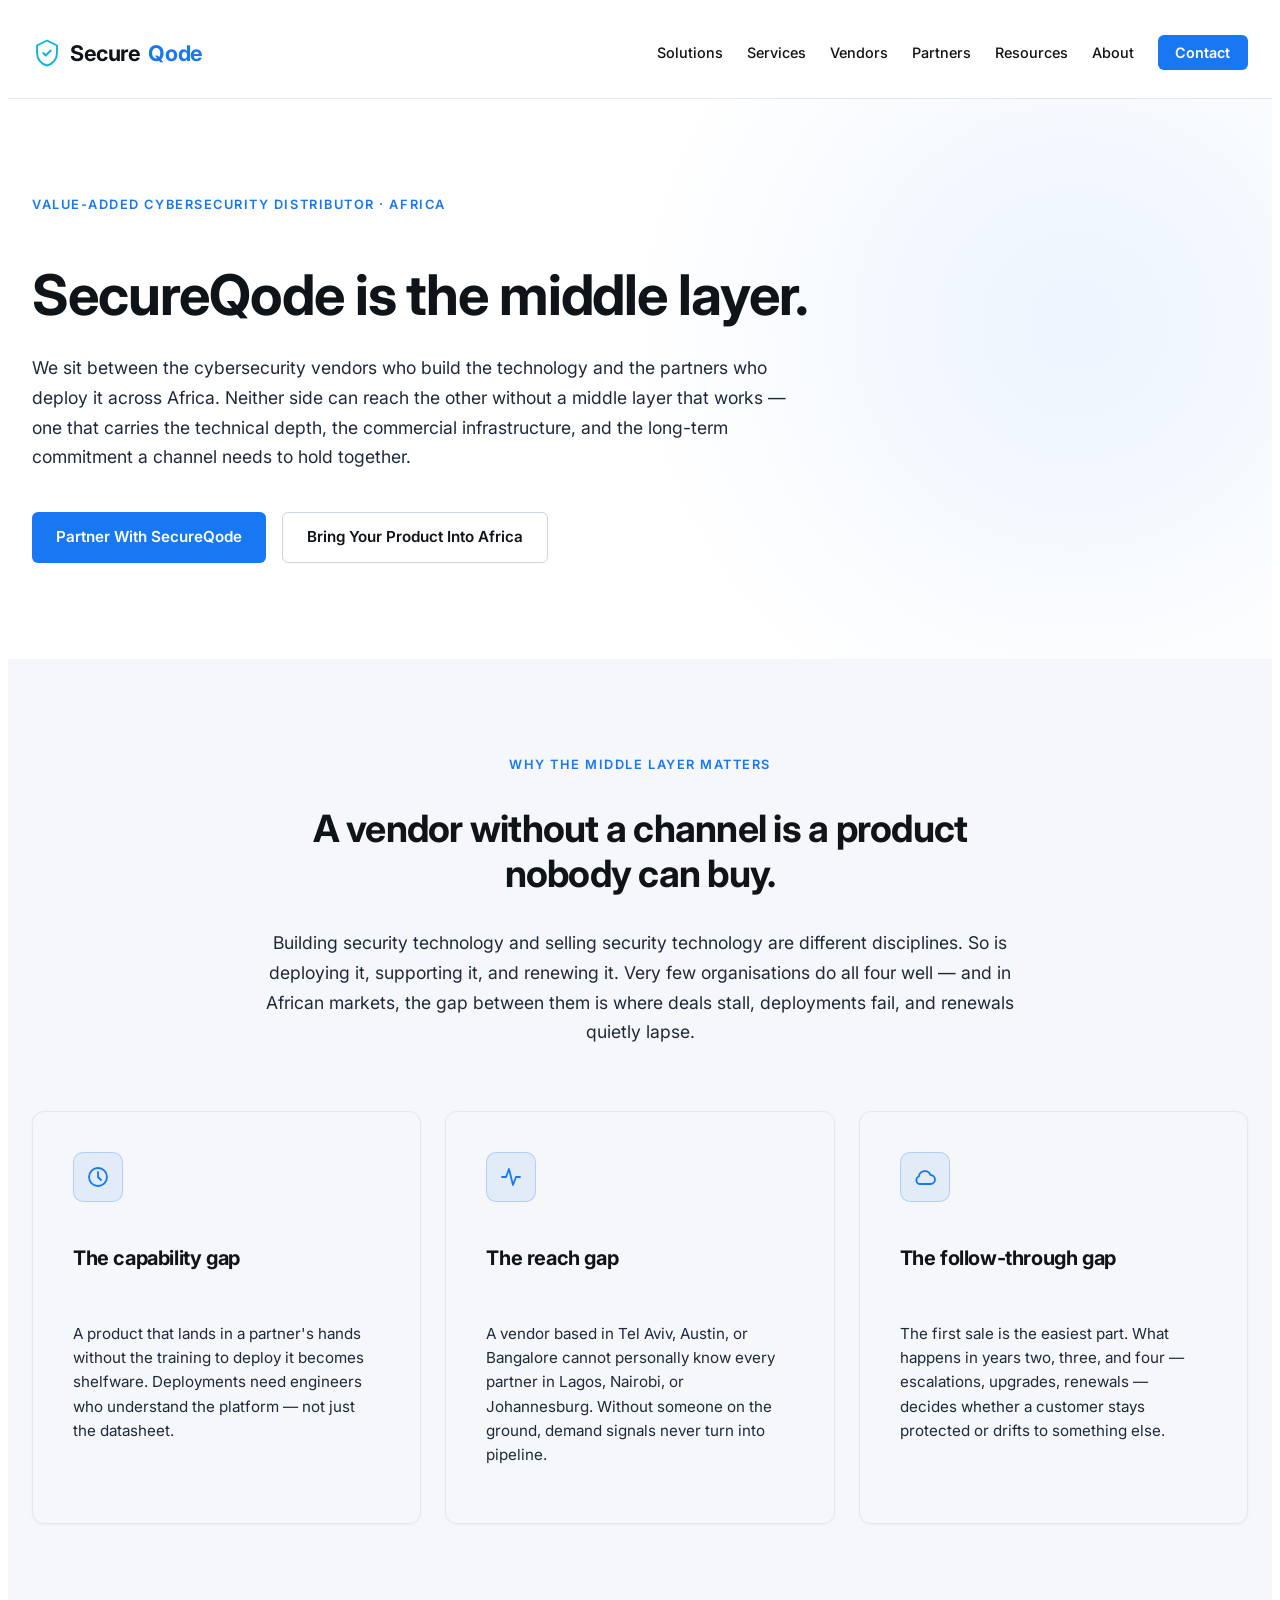
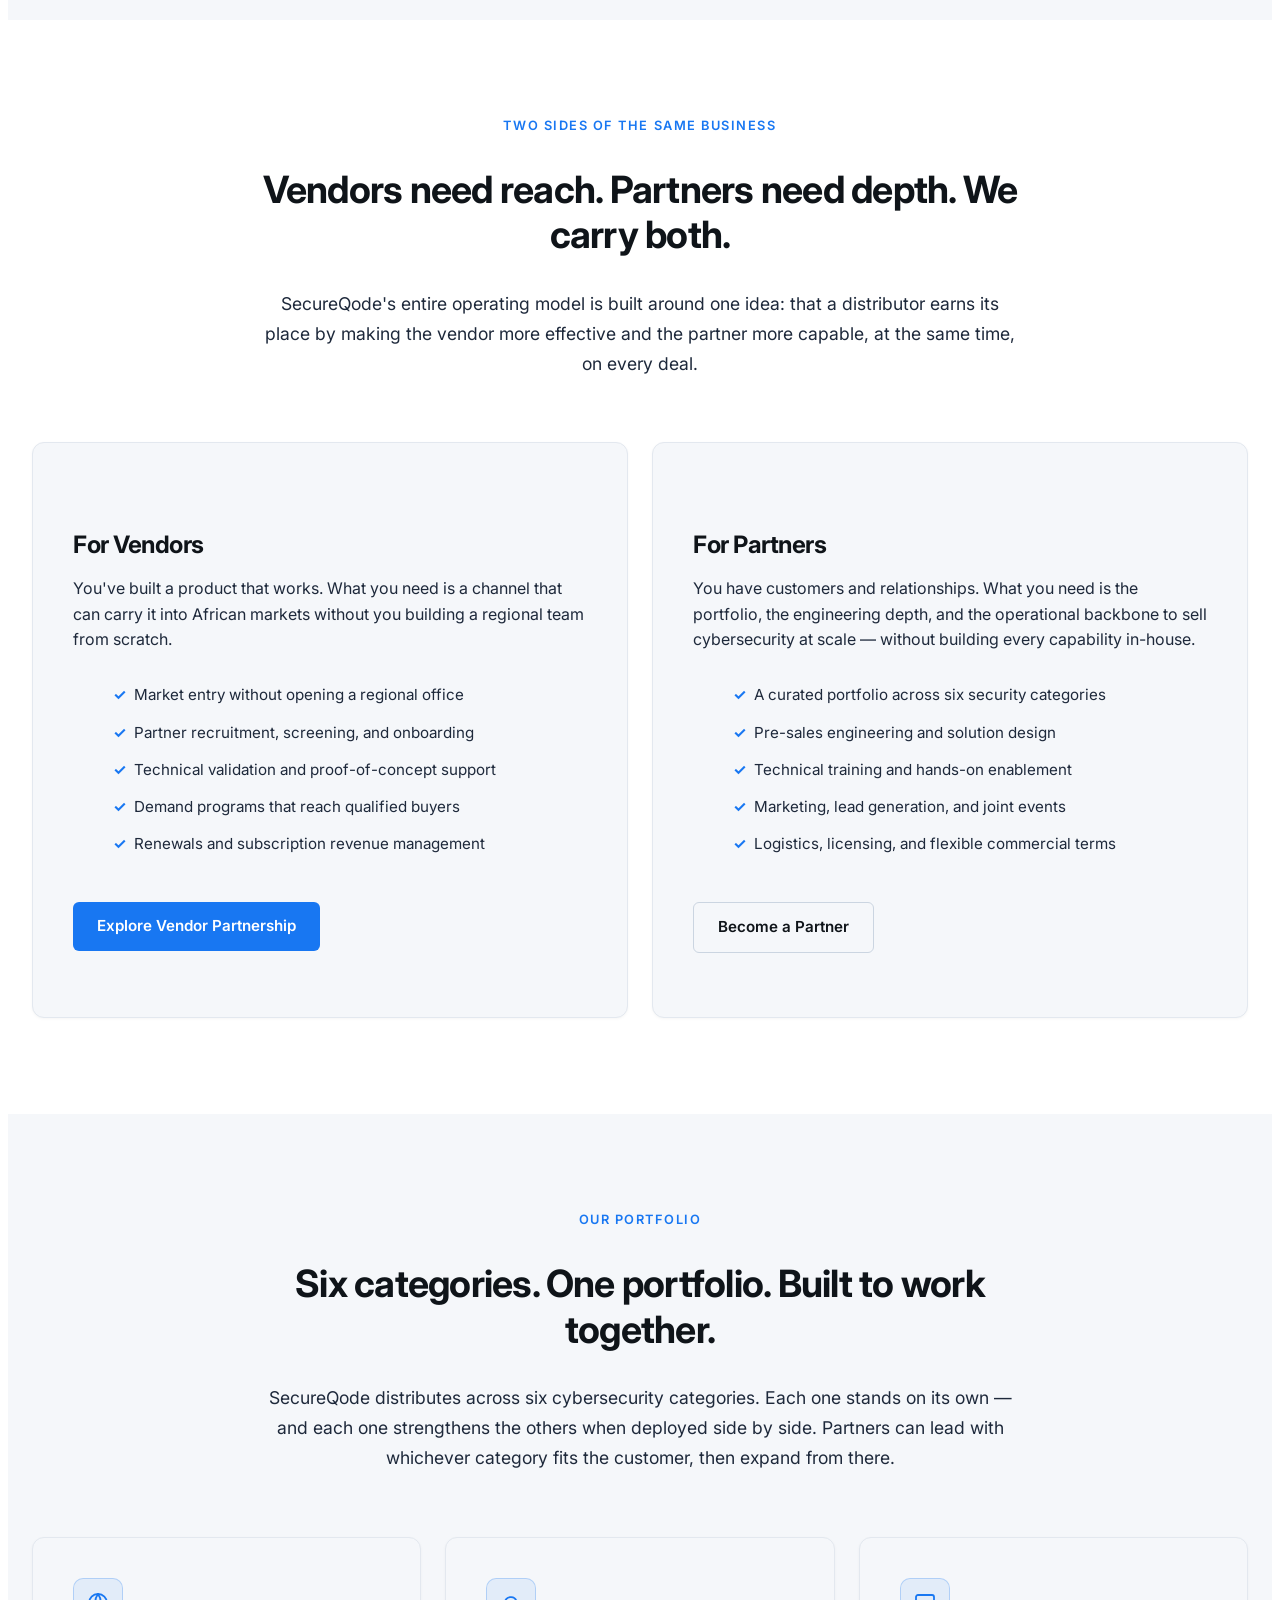
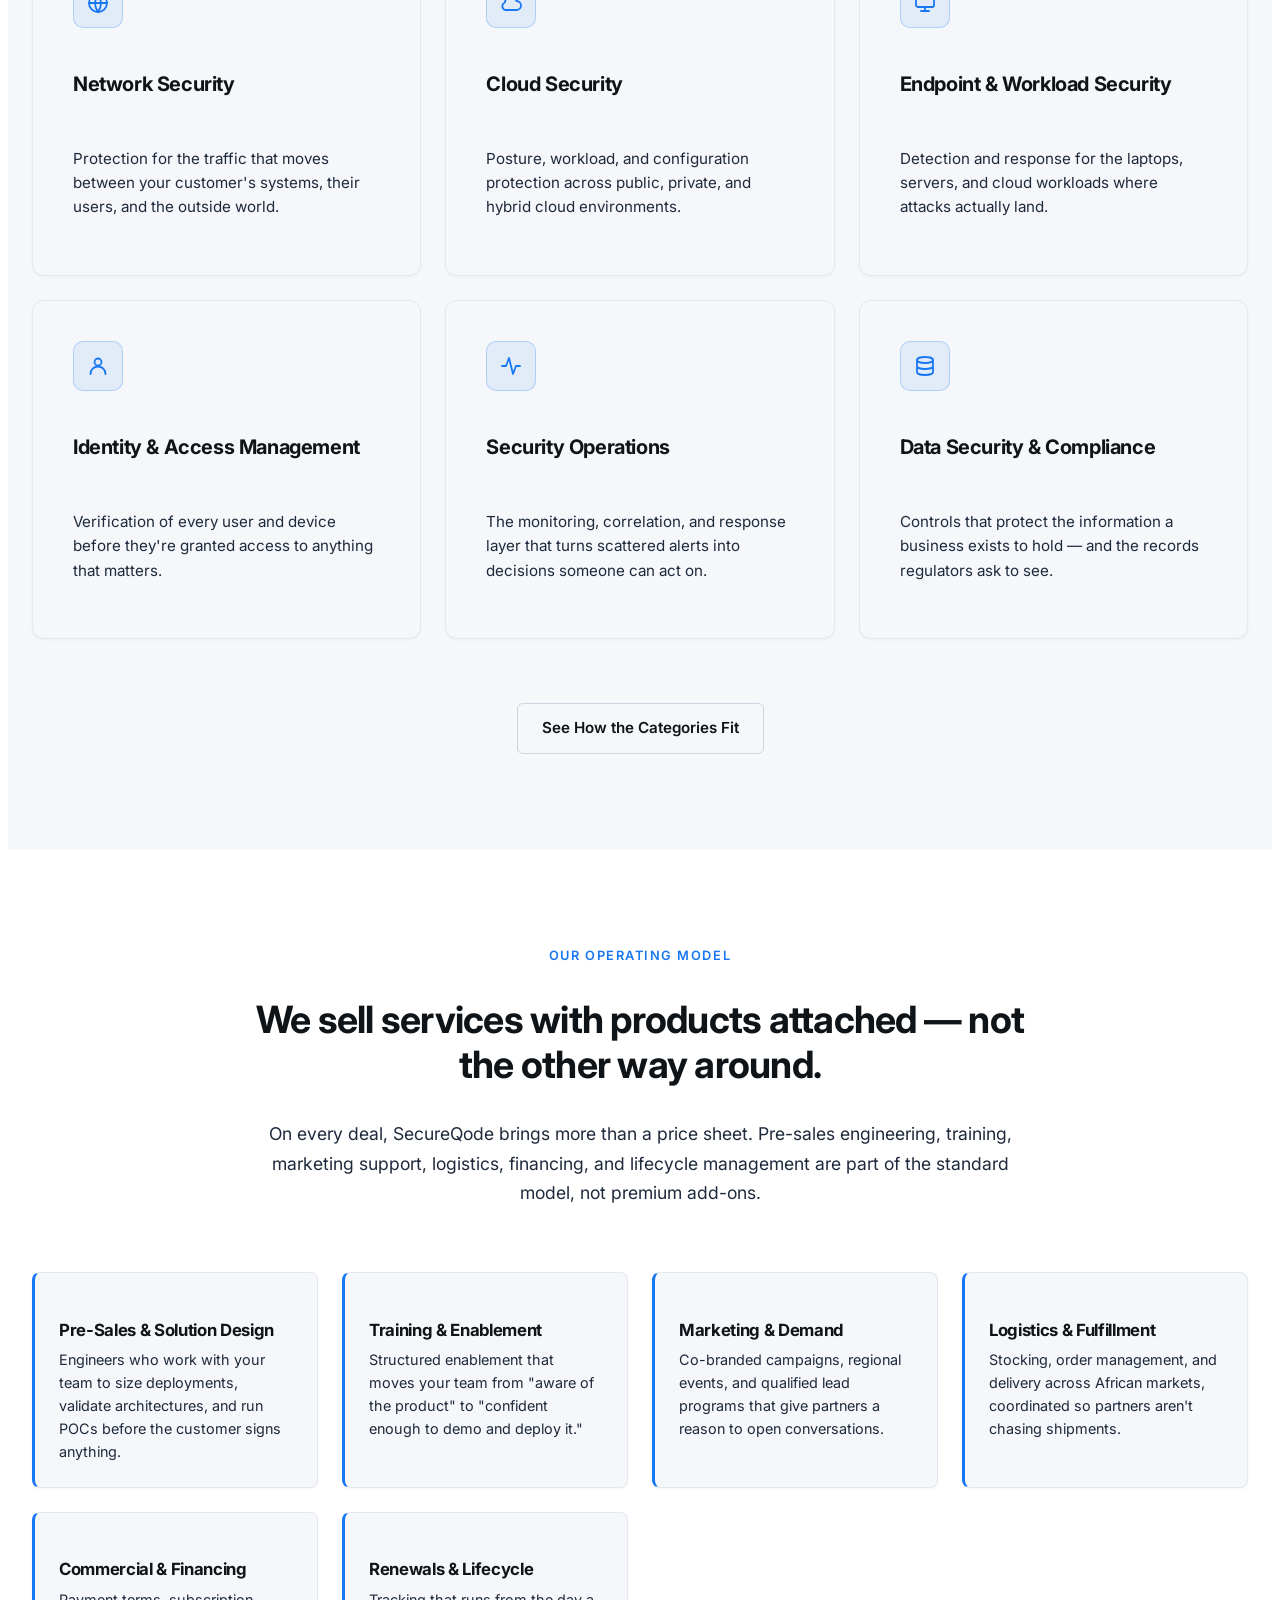
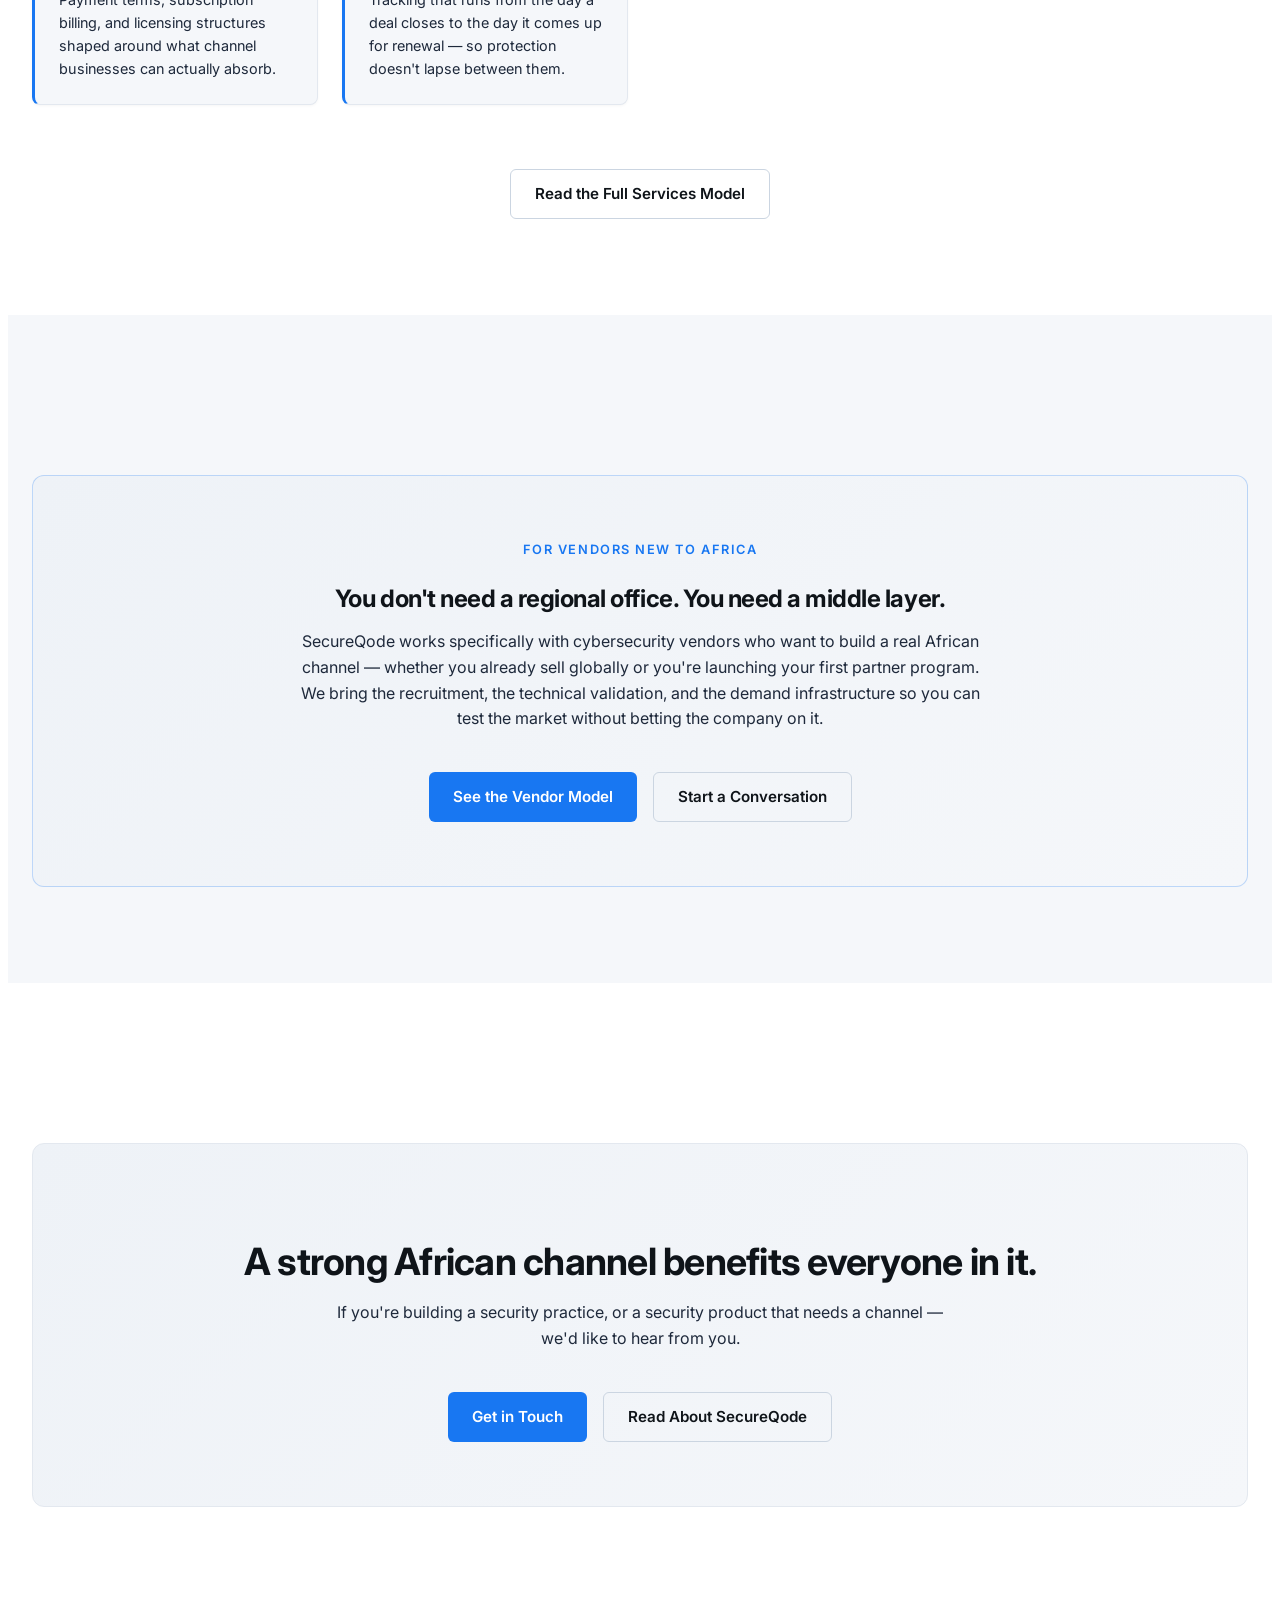
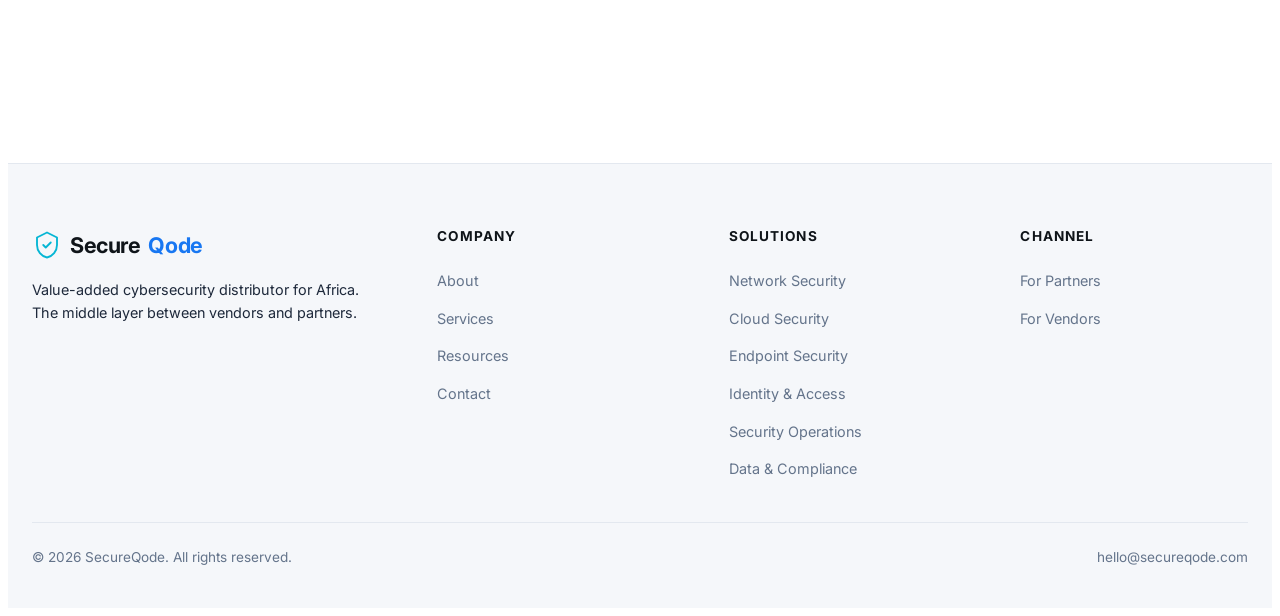
<file: index.html>
<!DOCTYPE html>
<html lang="en">
<head>
  <meta charset="UTF-8">
  <meta name="viewport" content="width=device-width, initial-scale=1.0">
  <title>SecureQode — The Middle Layer for Cybersecurity in Africa</title>
  <meta name="description" content="SecureQode is a value-added cybersecurity distributor connecting emerging vendors and established partners across Africa through a services-first channel model.">
  <link rel="preconnect" href="https://fonts.googleapis.com">
  <link rel="preconnect" href="https://fonts.gstatic.com" crossorigin>
  <link href="https://fonts.googleapis.com/css2?family=Inter:wght@400;500;600;700&display=swap" rel="stylesheet">
  <link rel="stylesheet" href="css/styles.css">
</head>
<body>

<header class="site-header">
  <div class="container">
    <nav class="nav">
      <a href="index.html" class="logo">
        <svg class="logo-mark" viewBox="0 0 24 24" fill="none">
          <path d="M12 2L4 6v6c0 5 3.5 9 8 10 4.5-1 8-5 8-10V6l-8-4z" stroke="#06b6d4" stroke-width="1.5" stroke-linejoin="round"/>
          <path d="M9 12l2 2 4-4" stroke="#06b6d4" stroke-width="1.5" stroke-linecap="round" stroke-linejoin="round"/>
        </svg>
        Secure<span class="logo-accent">Qode</span>
      </a>
      <button class="nav-toggle" aria-label="Toggle menu">
        <span></span><span></span><span></span>
      </button>
      <ul class="nav-links">
        <li><a href="solutions.html">Solutions</a></li>
        <li><a href="services.html">Services</a></li>
        <li><a href="vendors.html">Vendors</a></li>
        <li><a href="partners.html">Partners</a></li>
        <li><a href="resources.html">Resources</a></li>
        <li><a href="about.html">About</a></li>
        <li><a href="contact.html" class="nav-cta">Contact</a></li>
      </ul>
    </nav>
  </div>
</header>

<main>

  <!-- HERO -->
  <section class="hero">
    <div class="container">
      <div class="hero-content">
        <span class="eyebrow">Value-Added Cybersecurity Distributor · Africa</span>
        <h1>SecureQode is the middle layer.</h1>
        <p class="lead">
          We sit between the cybersecurity vendors who build the technology and the partners who deploy it across Africa. Neither side can reach the other without a middle layer that works — one that carries the technical depth, the commercial infrastructure, and the long-term commitment a channel needs to hold together.
        </p>
        <div class="btn-group">
          <a href="partners.html" class="btn btn-primary">Partner With SecureQode</a>
          <a href="vendors.html" class="btn btn-secondary">Bring Your Product Into Africa</a>
        </div>
      </div>
    </div>
  </section>

  <!-- THE MIDDLE LAYER EXPLAINED -->
  <section class="section-alt">
    <div class="container">
      <div class="section-header">
        <span class="eyebrow">Why The Middle Layer Matters</span>
        <h2>A vendor without a channel is a product nobody can buy.</h2>
        <p class="lead">
          Building security technology and selling security technology are different disciplines. So is deploying it, supporting it, and renewing it. Very few organisations do all four well — and in African markets, the gap between them is where deals stall, deployments fail, and renewals quietly lapse.
        </p>
      </div>

      <div class="pillar-grid" style="margin-top: var(--space-lg);">
        <div class="pillar-card">
          <div class="pillar-icon">
            <svg viewBox="0 0 24 24" fill="none" stroke="currentColor" stroke-width="1.8" stroke-linecap="round" stroke-linejoin="round">
              <circle cx="12" cy="12" r="9"/>
              <path d="M12 7v5l3 3"/>
            </svg>
          </div>
          <h3>The capability gap</h3>
          <p>A product that lands in a partner's hands without the training to deploy it becomes shelfware. Deployments need engineers who understand the platform — not just the datasheet.</p>
        </div>
        <div class="pillar-card">
          <div class="pillar-icon">
            <svg viewBox="0 0 24 24" fill="none" stroke="currentColor" stroke-width="1.8" stroke-linecap="round" stroke-linejoin="round">
              <path d="M3 12h4l3-8 4 16 3-8h4"/>
            </svg>
          </div>
          <h3>The reach gap</h3>
          <p>A vendor based in Tel Aviv, Austin, or Bangalore cannot personally know every partner in Lagos, Nairobi, or Johannesburg. Without someone on the ground, demand signals never turn into pipeline.</p>
        </div>
        <div class="pillar-card">
          <div class="pillar-icon">
            <svg viewBox="0 0 24 24" fill="none" stroke="currentColor" stroke-width="1.8" stroke-linecap="round" stroke-linejoin="round">
              <path d="M17.5 19a4.5 4.5 0 100-9 6 6 0 00-11.6 1.5A4 4 0 006 19h11.5z"/>
            </svg>
          </div>
          <h3>The follow-through gap</h3>
          <p>The first sale is the easiest part. What happens in years two, three, and four — escalations, upgrades, renewals — decides whether a customer stays protected or drifts to something else.</p>
        </div>
      </div>
    </div>
  </section>

  <!-- WHO WE SERVE -->
  <section>
    <div class="container">
      <div class="section-header">
        <span class="eyebrow">Two Sides of the Same Business</span>
        <h2>Vendors need reach. Partners need depth. We carry both.</h2>
        <p class="lead">
          SecureQode's entire operating model is built around one idea: that a distributor earns its place by making the vendor more effective and the partner more capable, at the same time, on every deal.
        </p>
      </div>

      <div class="audience-grid">
        <div class="audience-card">
          <h3>For Vendors</h3>
          <p>You've built a product that works. What you need is a channel that can carry it into African markets without you building a regional team from scratch.</p>
          <ul class="audience-list">
            <li>Market entry without opening a regional office</li>
            <li>Partner recruitment, screening, and onboarding</li>
            <li>Technical validation and proof-of-concept support</li>
            <li>Demand programs that reach qualified buyers</li>
            <li>Renewals and subscription revenue management</li>
          </ul>
          <a href="vendors.html" class="btn btn-primary">Explore Vendor Partnership</a>
        </div>

        <div class="audience-card">
          <h3>For Partners</h3>
          <p>You have customers and relationships. What you need is the portfolio, the engineering depth, and the operational backbone to sell cybersecurity at scale — without building every capability in-house.</p>
          <ul class="audience-list">
            <li>A curated portfolio across six security categories</li>
            <li>Pre-sales engineering and solution design</li>
            <li>Technical training and hands-on enablement</li>
            <li>Marketing, lead generation, and joint events</li>
            <li>Logistics, licensing, and flexible commercial terms</li>
          </ul>
          <a href="partners.html" class="btn btn-secondary">Become a Partner</a>
        </div>
      </div>
    </div>
  </section>

  <!-- SOLUTIONS -->
  <section class="section-alt">
    <div class="container">
      <div class="section-header">
        <span class="eyebrow">Our Portfolio</span>
        <h2>Six categories. One portfolio. Built to work together.</h2>
        <p class="lead">
          SecureQode distributes across six cybersecurity categories. Each one stands on its own — and each one strengthens the others when deployed side by side. Partners can lead with whichever category fits the customer, then expand from there.
        </p>
      </div>

      <div class="pillar-grid">
        <a href="solutions.html#network" class="pillar-card">
          <div class="pillar-icon">
            <svg viewBox="0 0 24 24" fill="none" stroke="currentColor" stroke-width="1.8" stroke-linecap="round" stroke-linejoin="round">
              <circle cx="12" cy="12" r="9"/>
              <path d="M3 12h18M12 3a15 15 0 010 18M12 3a15 15 0 000 18"/>
            </svg>
          </div>
          <h3>Network Security</h3>
          <p>Protection for the traffic that moves between your customer's systems, their users, and the outside world.</p>
        </a>

        <a href="solutions.html#cloud" class="pillar-card">
          <div class="pillar-icon">
            <svg viewBox="0 0 24 24" fill="none" stroke="currentColor" stroke-width="1.8" stroke-linecap="round" stroke-linejoin="round">
              <path d="M17.5 19a4.5 4.5 0 100-9 6 6 0 00-11.6 1.5A4 4 0 006 19h11.5z"/>
            </svg>
          </div>
          <h3>Cloud Security</h3>
          <p>Posture, workload, and configuration protection across public, private, and hybrid cloud environments.</p>
        </a>

        <a href="solutions.html#endpoint" class="pillar-card">
          <div class="pillar-icon">
            <svg viewBox="0 0 24 24" fill="none" stroke="currentColor" stroke-width="1.8" stroke-linecap="round" stroke-linejoin="round">
              <rect x="3" y="4" width="18" height="12" rx="2"/>
              <path d="M8 20h8M12 16v4"/>
            </svg>
          </div>
          <h3>Endpoint & Workload Security</h3>
          <p>Detection and response for the laptops, servers, and cloud workloads where attacks actually land.</p>
        </a>

        <a href="solutions.html#identity" class="pillar-card">
          <div class="pillar-icon">
            <svg viewBox="0 0 24 24" fill="none" stroke="currentColor" stroke-width="1.8" stroke-linecap="round" stroke-linejoin="round">
              <circle cx="12" cy="8" r="3.5"/>
              <path d="M4.5 20a7.5 7.5 0 0115 0"/>
            </svg>
          </div>
          <h3>Identity & Access Management</h3>
          <p>Verification of every user and device before they're granted access to anything that matters.</p>
        </a>

        <a href="solutions.html#operations" class="pillar-card">
          <div class="pillar-icon">
            <svg viewBox="0 0 24 24" fill="none" stroke="currentColor" stroke-width="1.8" stroke-linecap="round" stroke-linejoin="round">
              <path d="M3 12h4l3-8 4 16 3-8h4"/>
            </svg>
          </div>
          <h3>Security Operations</h3>
          <p>The monitoring, correlation, and response layer that turns scattered alerts into decisions someone can act on.</p>
        </a>

        <a href="solutions.html#data" class="pillar-card">
          <div class="pillar-icon">
            <svg viewBox="0 0 24 24" fill="none" stroke="currentColor" stroke-width="1.8" stroke-linecap="round" stroke-linejoin="round">
              <ellipse cx="12" cy="6" rx="8" ry="3"/>
              <path d="M4 6v6c0 1.7 3.6 3 8 3s8-1.3 8-3V6M4 12v6c0 1.7 3.6 3 8 3s8-1.3 8-3v-6"/>
            </svg>
          </div>
          <h3>Data Security & Compliance</h3>
          <p>Controls that protect the information a business exists to hold — and the records regulators ask to see.</p>
        </a>
      </div>

      <div class="text-center" style="margin-top: var(--space-xl);">
        <a href="solutions.html" class="btn btn-secondary">See How the Categories Fit</a>
      </div>
    </div>
  </section>

  <!-- SERVICES -->
  <section>
    <div class="container">
      <div class="section-header">
        <span class="eyebrow">Our Operating Model</span>
        <h2>We sell services with products attached — not the other way around.</h2>
        <p class="lead">
          On every deal, SecureQode brings more than a price sheet. Pre-sales engineering, training, marketing support, logistics, financing, and lifecycle management are part of the standard model, not premium add-ons.
        </p>
      </div>

      <div class="service-grid">
        <div class="service-card">
          <h4>Pre-Sales & Solution Design</h4>
          <p>Engineers who work with your team to size deployments, validate architectures, and run POCs before the customer signs anything.</p>
        </div>
        <div class="service-card">
          <h4>Training & Enablement</h4>
          <p>Structured enablement that moves your team from "aware of the product" to "confident enough to demo and deploy it."</p>
        </div>
        <div class="service-card">
          <h4>Marketing & Demand</h4>
          <p>Co-branded campaigns, regional events, and qualified lead programs that give partners a reason to open conversations.</p>
        </div>
        <div class="service-card">
          <h4>Logistics & Fulfillment</h4>
          <p>Stocking, order management, and delivery across African markets, coordinated so partners aren't chasing shipments.</p>
        </div>
        <div class="service-card">
          <h4>Commercial & Financing</h4>
          <p>Payment terms, subscription billing, and licensing structures shaped around what channel businesses can actually absorb.</p>
        </div>
        <div class="service-card">
          <h4>Renewals & Lifecycle</h4>
          <p>Tracking that runs from the day a deal closes to the day it comes up for renewal — so protection doesn't lapse between them.</p>
        </div>
      </div>

      <div class="text-center" style="margin-top: var(--space-xl);">
        <a href="services.html" class="btn btn-secondary">Read the Full Services Model</a>
      </div>
    </div>
  </section>

  <!-- VENDOR CALL-OUT -->
  <section class="section-alt">
    <div class="container">
      <div class="vendor-cta">
        <span class="eyebrow">For Vendors New to Africa</span>
        <h3>You don't need a regional office. You need a middle layer.</h3>
        <p>
          SecureQode works specifically with cybersecurity vendors who want to build a real African channel — whether you already sell globally or you're launching your first partner program. We bring the recruitment, the technical validation, and the demand infrastructure so you can test the market without betting the company on it.
        </p>
        <div class="btn-group" style="justify-content: center;">
          <a href="vendors.html" class="btn btn-primary">See the Vendor Model</a>
          <a href="contact.html" class="btn btn-secondary">Start a Conversation</a>
        </div>
      </div>
    </div>
  </section>

  <!-- FINAL CTA -->
  <section>
    <div class="container">
      <div class="cta-band">
        <h2>A strong African channel benefits everyone in it.</h2>
        <p>If you're building a security practice, or a security product that needs a channel — we'd like to hear from you.</p>
        <div class="btn-group">
          <a href="contact.html" class="btn btn-primary">Get in Touch</a>
          <a href="about.html" class="btn btn-secondary">Read About SecureQode</a>
        </div>
      </div>
    </div>
  </section>

</main>

<footer class="site-footer">
  <div class="container">
    <div class="footer-grid">
      <div class="footer-brand">
        <a href="index.html" class="logo">
          <svg class="logo-mark" viewBox="0 0 24 24" fill="none">
            <path d="M12 2L4 6v6c0 5 3.5 9 8 10 4.5-1 8-5 8-10V6l-8-4z" stroke="#06b6d4" stroke-width="1.5" stroke-linejoin="round"/>
            <path d="M9 12l2 2 4-4" stroke="#06b6d4" stroke-width="1.5" stroke-linecap="round" stroke-linejoin="round"/>
          </svg>
          Secure<span class="logo-accent">Qode</span>
        </a>
        <p>Value-added cybersecurity distributor for Africa. The middle layer between vendors and partners.</p>
      </div>
      <div class="footer-col">
        <h4>Company</h4>
        <ul>
          <li><a href="about.html">About</a></li>
          <li><a href="services.html">Services</a></li>
          <li><a href="resources.html">Resources</a></li>
          <li><a href="contact.html">Contact</a></li>
        </ul>
      </div>
      <div class="footer-col">
        <h4>Solutions</h4>
        <ul>
          <li><a href="solutions.html#network">Network Security</a></li>
          <li><a href="solutions.html#cloud">Cloud Security</a></li>
          <li><a href="solutions.html#endpoint">Endpoint Security</a></li>
          <li><a href="solutions.html#identity">Identity & Access</a></li>
          <li><a href="solutions.html#operations">Security Operations</a></li>
          <li><a href="solutions.html#data">Data & Compliance</a></li>
        </ul>
      </div>
      <div class="footer-col">
        <h4>Channel</h4>
        <ul>
          <li><a href="partners.html">For Partners</a></li>
          <li><a href="vendors.html">For Vendors</a></li>
        </ul>
      </div>
    </div>
    <div class="footer-bottom">
      <span>© <span id="year"></span> SecureQode. All rights reserved.</span>
      <span>hello@secureqode.com</span>
    </div>
  </div>
</footer>

<script src="js/main.js"></script>
</body>
</html>
</file>
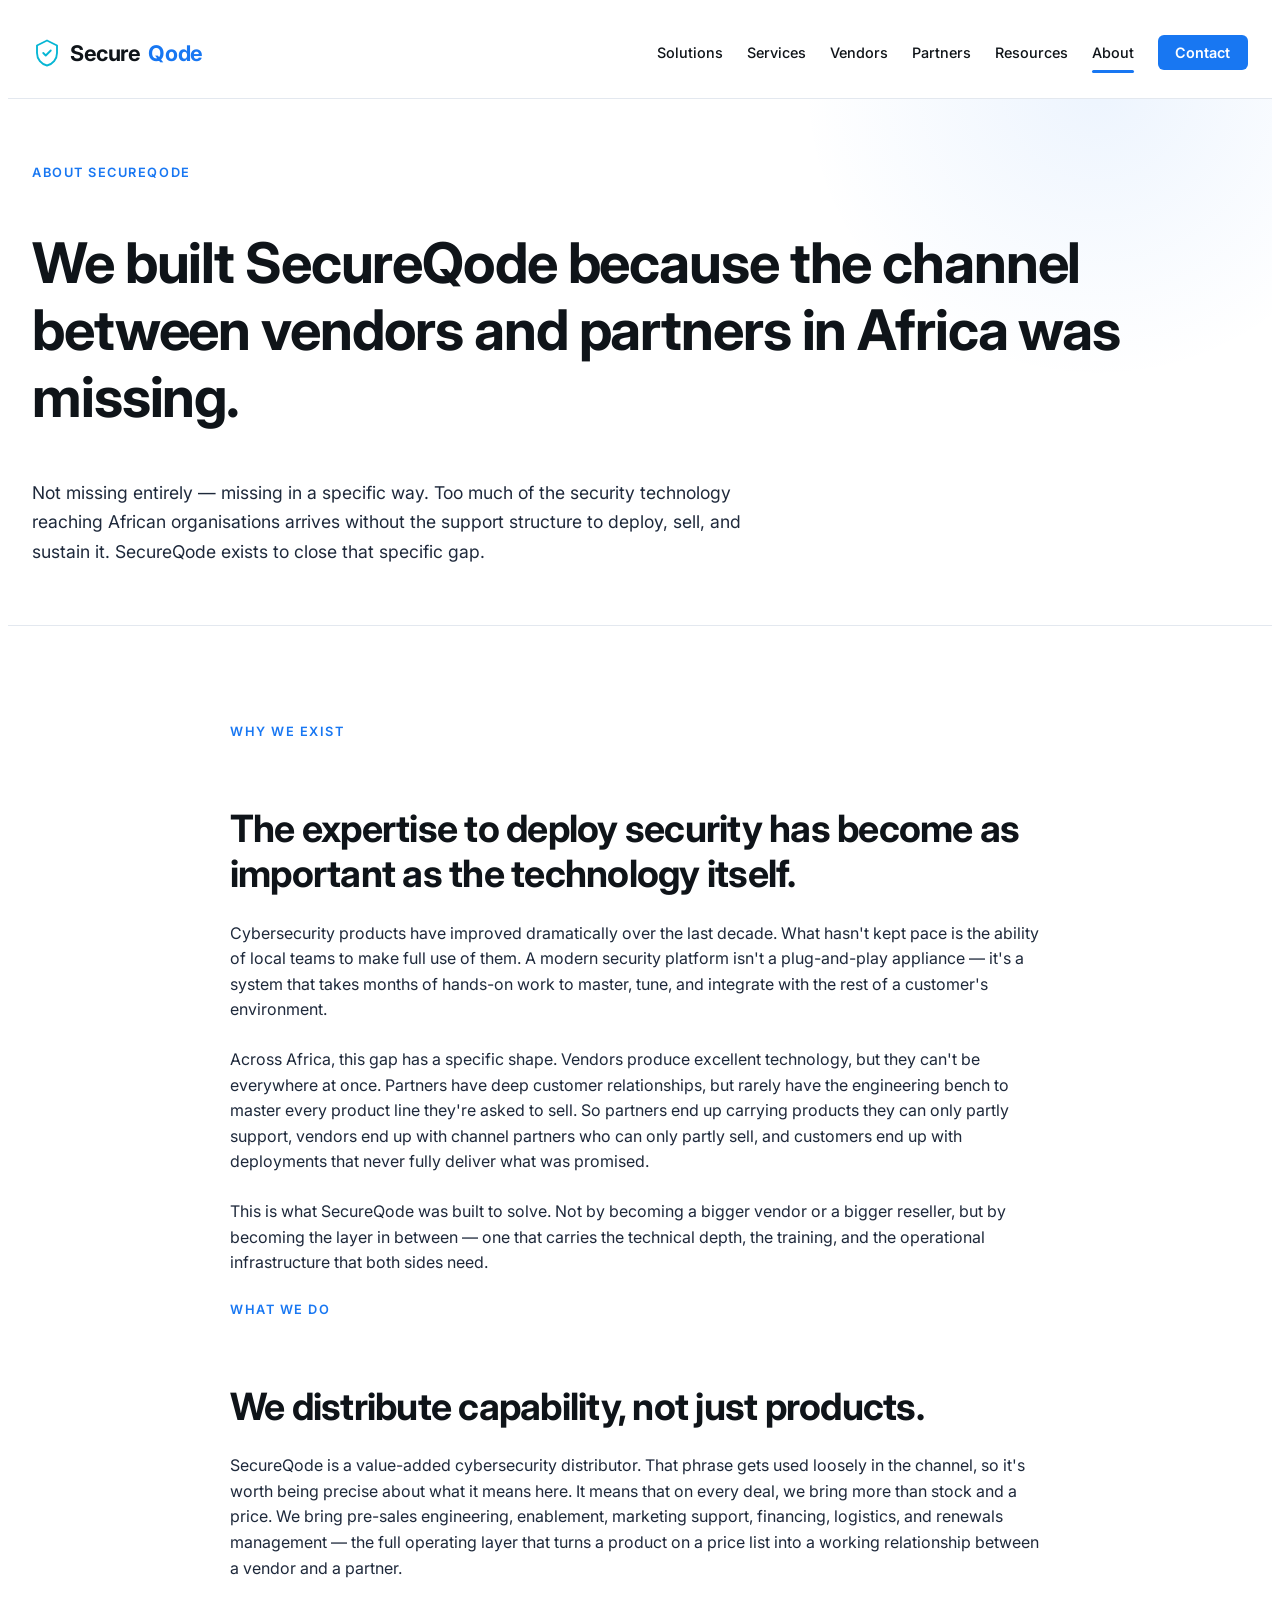
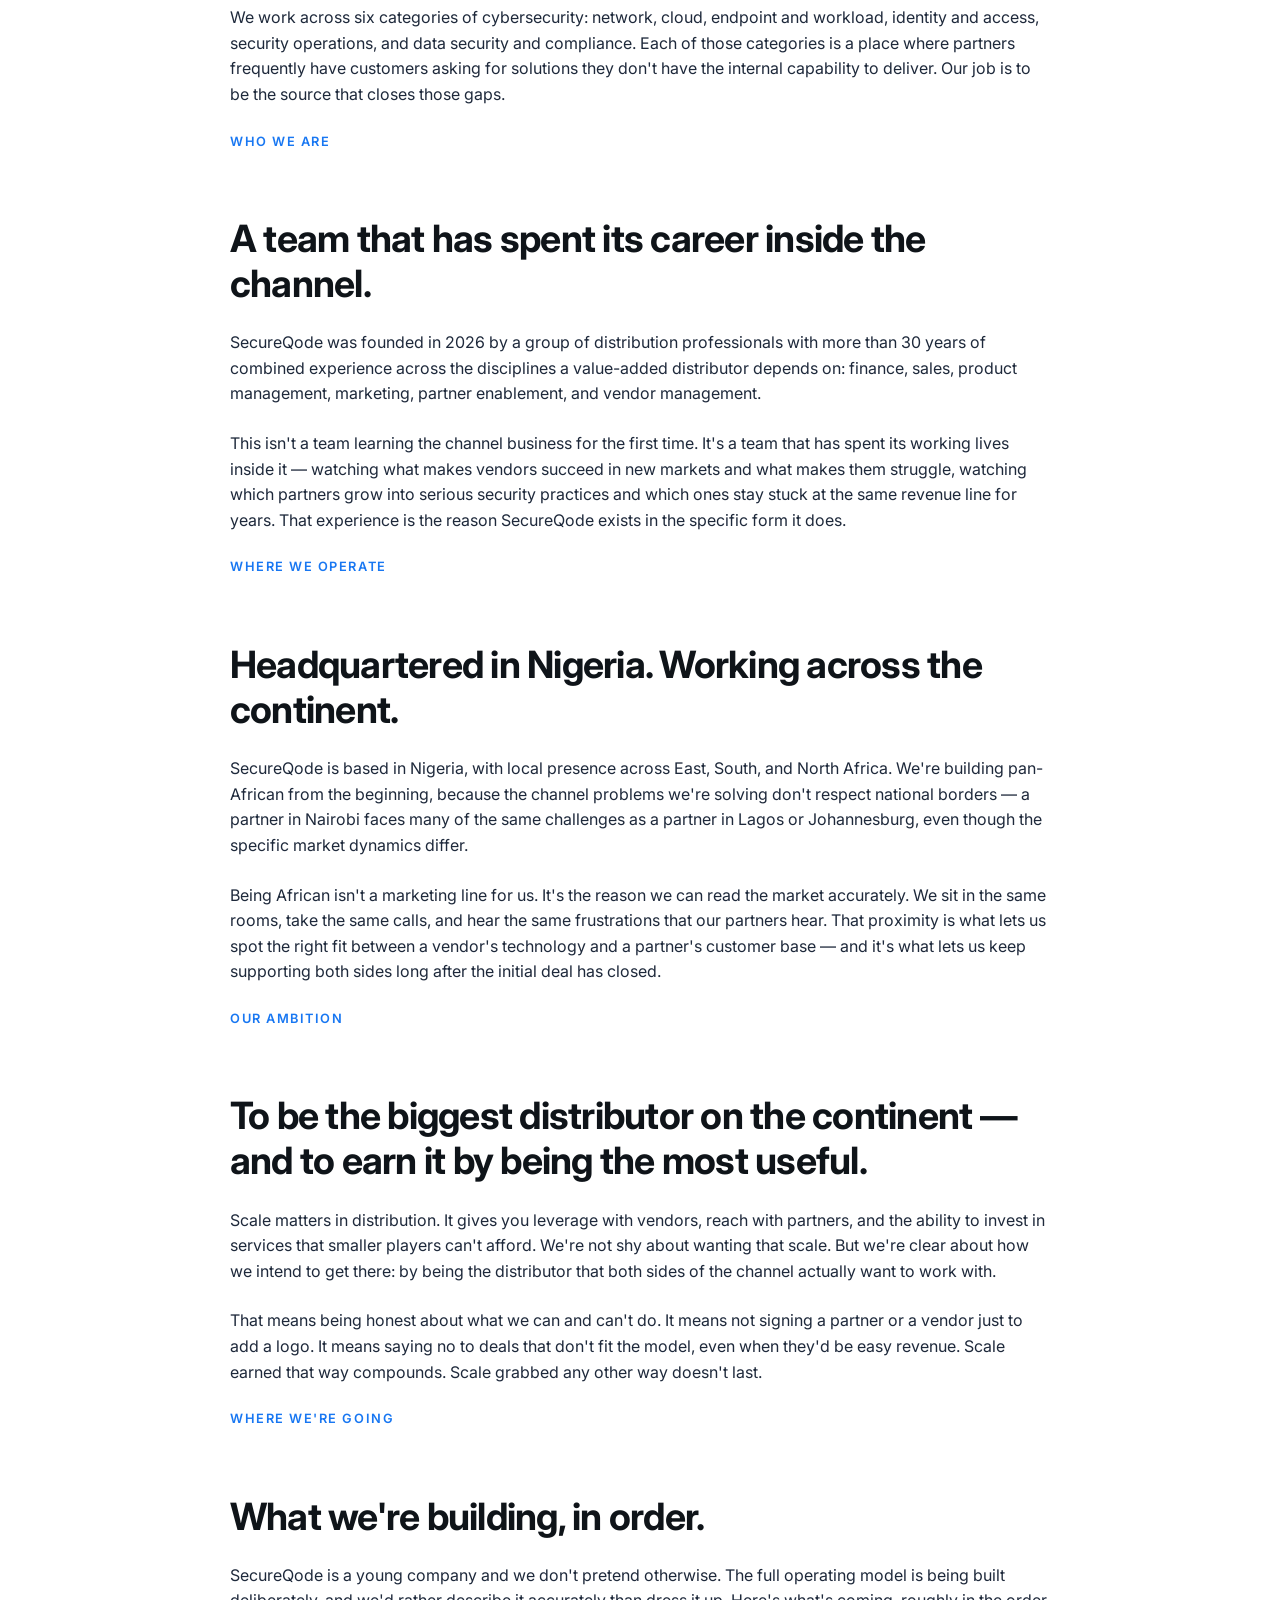
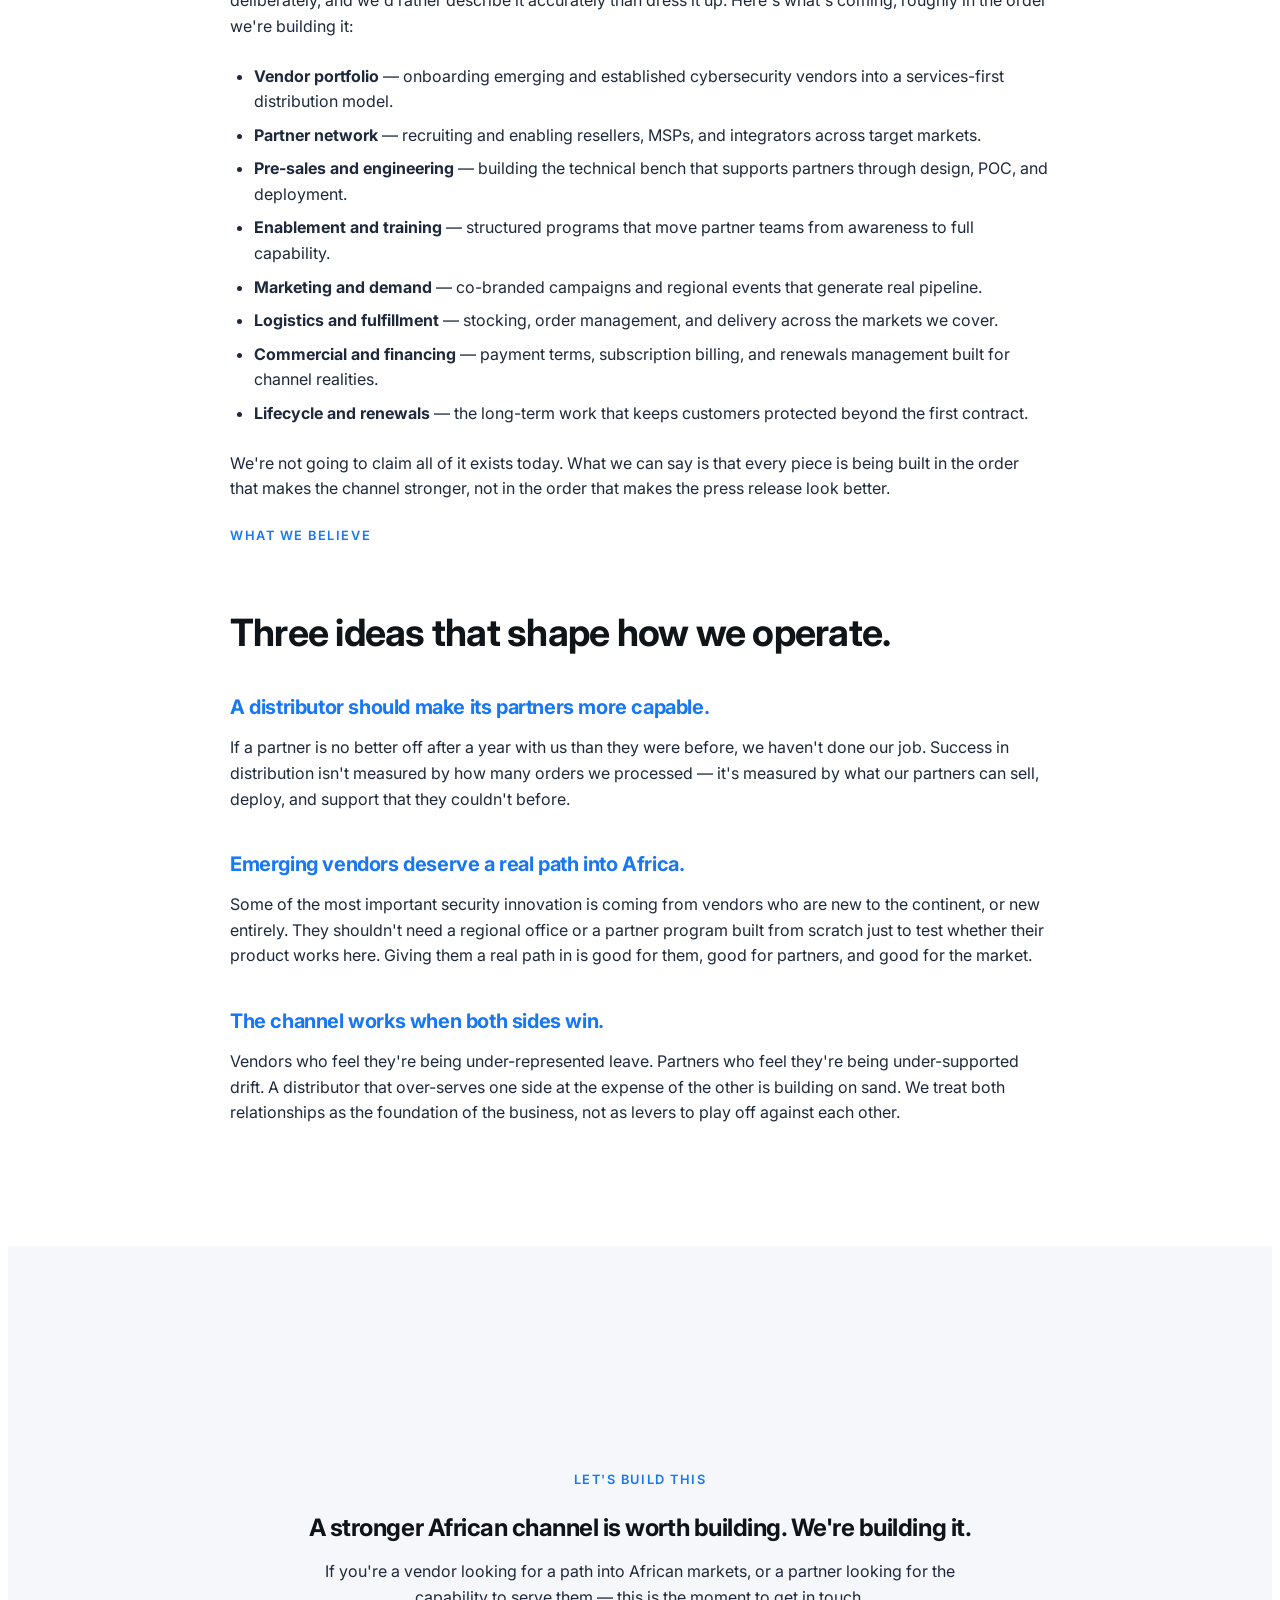
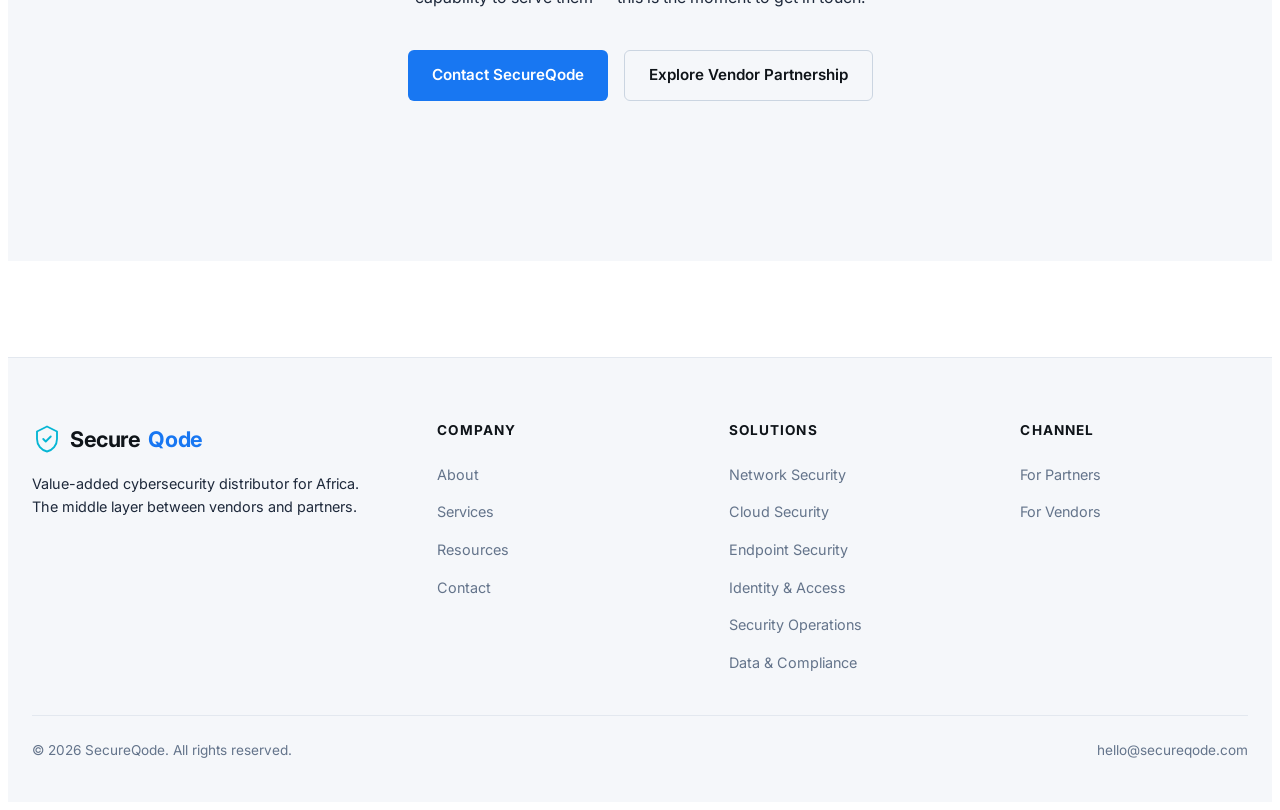
<file: about.html>
<!DOCTYPE html>
<html lang="en">
<head>
  <meta charset="UTF-8">
  <meta name="viewport" content="width=device-width, initial-scale=1.0">
  <title>About — SecureQode</title>
  <meta name="description" content="SecureQode is a value-added cybersecurity distributor founded in 2026, headquartered in Nigeria, with presence across East, South, and North Africa.">
  <link rel="preconnect" href="https://fonts.googleapis.com">
  <link rel="preconnect" href="https://fonts.gstatic.com" crossorigin>
  <link href="https://fonts.googleapis.com/css2?family=Inter:wght@400;500;600;700&display=swap" rel="stylesheet">
  <link rel="stylesheet" href="css/styles.css">
</head>
<body>

<header class="site-header">
  <div class="container">
    <nav class="nav">
      <a href="index.html" class="logo">
        <svg class="logo-mark" viewBox="0 0 24 24" fill="none">
          <path d="M12 2L4 6v6c0 5 3.5 9 8 10 4.5-1 8-5 8-10V6l-8-4z" stroke="#06b6d4" stroke-width="1.5" stroke-linejoin="round"/>
          <path d="M9 12l2 2 4-4" stroke="#06b6d4" stroke-width="1.5" stroke-linecap="round" stroke-linejoin="round"/>
        </svg>
        Secure<span class="logo-accent">Qode</span>
      </a>
      <button class="nav-toggle" aria-label="Toggle menu">
        <span></span><span></span><span></span>
      </button>
      <ul class="nav-links">
        <li><a href="solutions.html">Solutions</a></li>
        <li><a href="services.html">Services</a></li>
        <li><a href="vendors.html">Vendors</a></li>
        <li><a href="partners.html">Partners</a></li>
        <li><a href="resources.html">Resources</a></li>
        <li><a href="about.html">About</a></li>
        <li><a href="contact.html" class="nav-cta">Contact</a></li>
      </ul>
    </nav>
  </div>
</header>

<main>

  <section class="page-header">
    <div class="container">
      <span class="eyebrow">About SecureQode</span>
      <h1>We built SecureQode because the channel between vendors and partners in Africa was missing.</h1>
      <p class="lead">
        Not missing entirely — missing in a specific way. Too much of the security technology reaching African organisations arrives without the support structure to deploy, sell, and sustain it. SecureQode exists to close that specific gap.
      </p>
    </div>
  </section>

  <section>
    <div class="container">
      <div class="content-block">

        <span class="eyebrow">Why We Exist</span>
        <h2>The expertise to deploy security has become as important as the technology itself.</h2>
        <p>
          Cybersecurity products have improved dramatically over the last decade. What hasn't kept pace is the ability of local teams to make full use of them. A modern security platform isn't a plug-and-play appliance — it's a system that takes months of hands-on work to master, tune, and integrate with the rest of a customer's environment.
        </p>
        <p>
          Across Africa, this gap has a specific shape. Vendors produce excellent technology, but they can't be everywhere at once. Partners have deep customer relationships, but rarely have the engineering bench to master every product line they're asked to sell. So partners end up carrying products they can only partly support, vendors end up with channel partners who can only partly sell, and customers end up with deployments that never fully deliver what was promised.
        </p>
        <p>
          This is what SecureQode was built to solve. Not by becoming a bigger vendor or a bigger reseller, but by becoming the layer in between — one that carries the technical depth, the training, and the operational infrastructure that both sides need.
        </p>

        <span class="eyebrow">What We Do</span>
        <h2>We distribute capability, not just products.</h2>
        <p>
          SecureQode is a value-added cybersecurity distributor. That phrase gets used loosely in the channel, so it's worth being precise about what it means here. It means that on every deal, we bring more than stock and a price. We bring pre-sales engineering, enablement, marketing support, financing, logistics, and renewals management — the full operating layer that turns a product on a price list into a working relationship between a vendor and a partner.
        </p>
        <p>
          We work across six categories of cybersecurity: network, cloud, endpoint and workload, identity and access, security operations, and data security and compliance. Each of those categories is a place where partners frequently have customers asking for solutions they don't have the internal capability to deliver. Our job is to be the source that closes those gaps.
        </p>

        <span class="eyebrow">Who We Are</span>
        <h2>A team that has spent its career inside the channel.</h2>
        <p>
          SecureQode was founded in 2026 by a group of distribution professionals with more than 30 years of combined experience across the disciplines a value-added distributor depends on: finance, sales, product management, marketing, partner enablement, and vendor management.
        </p>
        <p>
          This isn't a team learning the channel business for the first time. It's a team that has spent its working lives inside it — watching what makes vendors succeed in new markets and what makes them struggle, watching which partners grow into serious security practices and which ones stay stuck at the same revenue line for years. That experience is the reason SecureQode exists in the specific form it does.
        </p>

        <span class="eyebrow">Where We Operate</span>
        <h2>Headquartered in Nigeria. Working across the continent.</h2>
        <p>
          SecureQode is based in Nigeria, with local presence across East, South, and North Africa. We're building pan-African from the beginning, because the channel problems we're solving don't respect national borders — a partner in Nairobi faces many of the same challenges as a partner in Lagos or Johannesburg, even though the specific market dynamics differ.
        </p>
        <p>
          Being African isn't a marketing line for us. It's the reason we can read the market accurately. We sit in the same rooms, take the same calls, and hear the same frustrations that our partners hear. That proximity is what lets us spot the right fit between a vendor's technology and a partner's customer base — and it's what lets us keep supporting both sides long after the initial deal has closed.
        </p>

        <span class="eyebrow">Our Ambition</span>
        <h2>To be the biggest distributor on the continent — and to earn it by being the most useful.</h2>
        <p>
          Scale matters in distribution. It gives you leverage with vendors, reach with partners, and the ability to invest in services that smaller players can't afford. We're not shy about wanting that scale. But we're clear about how we intend to get there: by being the distributor that both sides of the channel actually want to work with.
        </p>
        <p>
          That means being honest about what we can and can't do. It means not signing a partner or a vendor just to add a logo. It means saying no to deals that don't fit the model, even when they'd be easy revenue. Scale earned that way compounds. Scale grabbed any other way doesn't last.
        </p>

        <span class="eyebrow">Where We're Going</span>
        <h2>What we're building, in order.</h2>
        <p>
          SecureQode is a young company and we don't pretend otherwise. The full operating model is being built deliberately, and we'd rather describe it accurately than dress it up. Here's what's coming, roughly in the order we're building it:
        </p>

        <ul>
          <li><strong>Vendor portfolio</strong> — onboarding emerging and established cybersecurity vendors into a services-first distribution model.</li>
          <li><strong>Partner network</strong> — recruiting and enabling resellers, MSPs, and integrators across target markets.</li>
          <li><strong>Pre-sales and engineering</strong> — building the technical bench that supports partners through design, POC, and deployment.</li>
          <li><strong>Enablement and training</strong> — structured programs that move partner teams from awareness to full capability.</li>
          <li><strong>Marketing and demand</strong> — co-branded campaigns and regional events that generate real pipeline.</li>
          <li><strong>Logistics and fulfillment</strong> — stocking, order management, and delivery across the markets we cover.</li>
          <li><strong>Commercial and financing</strong> — payment terms, subscription billing, and renewals management built for channel realities.</li>
          <li><strong>Lifecycle and renewals</strong> — the long-term work that keeps customers protected beyond the first contract.</li>
        </ul>

        <p>
          We're not going to claim all of it exists today. What we can say is that every piece is being built in the order that makes the channel stronger, not in the order that makes the press release look better.
        </p>

        <span class="eyebrow">What We Believe</span>
        <h2>Three ideas that shape how we operate.</h2>

        <h3>A distributor should make its partners more capable.</h3>
        <p>
          If a partner is no better off after a year with us than they were before, we haven't done our job. Success in distribution isn't measured by how many orders we processed — it's measured by what our partners can sell, deploy, and support that they couldn't before.
        </p>

        <h3>Emerging vendors deserve a real path into Africa.</h3>
        <p>
          Some of the most important security innovation is coming from vendors who are new to the continent, or new entirely. They shouldn't need a regional office or a partner program built from scratch just to test whether their product works here. Giving them a real path in is good for them, good for partners, and good for the market.
        </p>

        <h3>The channel works when both sides win.</h3>
        <p>
          Vendors who feel they're being under-represented leave. Partners who feel they're being under-supported drift. A distributor that over-serves one side at the expense of the other is building on sand. We treat both relationships as the foundation of the business, not as levers to play off against each other.
        </p>

      </div>
    </div>
  </section>

  <section class="section-alt">
    <div class="container">
      <div class="vendor-cta" style="background: transparent; border: none;">
        <span class="eyebrow">Let's Build This</span>
        <h3>A stronger African channel is worth building. We're building it.</h3>
        <p>If you're a vendor looking for a path into African markets, or a partner looking for the capability to serve them — this is the moment to get in touch.</p>
        <div class="btn-group" style="justify-content: center;">
          <a href="contact.html" class="btn btn-primary">Contact SecureQode</a>
          <a href="vendors.html" class="btn btn-secondary">Explore Vendor Partnership</a>
        </div>
      </div>
    </div>
  </section>

</main>

<footer class="site-footer">
  <div class="container">
    <div class="footer-grid">
      <div class="footer-brand">
        <a href="index.html" class="logo">
          <svg class="logo-mark" viewBox="0 0 24 24" fill="none">
            <path d="M12 2L4 6v6c0 5 3.5 9 8 10 4.5-1 8-5 8-10V6l-8-4z" stroke="#06b6d4" stroke-width="1.5" stroke-linejoin="round"/>
            <path d="M9 12l2 2 4-4" stroke="#06b6d4" stroke-width="1.5" stroke-linecap="round" stroke-linejoin="round"/>
          </svg>
          Secure<span class="logo-accent">Qode</span>
        </a>
        <p>Value-added cybersecurity distributor for Africa. The middle layer between vendors and partners.</p>
      </div>
      <div class="footer-col">
        <h4>Company</h4>
        <ul>
          <li><a href="about.html">About</a></li>
          <li><a href="services.html">Services</a></li>
          <li><a href="resources.html">Resources</a></li>
          <li><a href="contact.html">Contact</a></li>
        </ul>
      </div>
      <div class="footer-col">
        <h4>Solutions</h4>
        <ul>
          <li><a href="solutions.html#network">Network Security</a></li>
          <li><a href="solutions.html#cloud">Cloud Security</a></li>
          <li><a href="solutions.html#endpoint">Endpoint Security</a></li>
          <li><a href="solutions.html#identity">Identity & Access</a></li>
          <li><a href="solutions.html#operations">Security Operations</a></li>
          <li><a href="solutions.html#data">Data & Compliance</a></li>
        </ul>
      </div>
      <div class="footer-col">
        <h4>Channel</h4>
        <ul>
          <li><a href="partners.html">For Partners</a></li>
          <li><a href="vendors.html">For Vendors</a></li>
        </ul>
      </div>
    </div>
    <div class="footer-bottom">
      <span>© <span id="year"></span> SecureQode. All rights reserved.</span>
      <span>hello@secureqode.com</span>
    </div>
  </div>
</footer>

<script src="js/main.js"></script>
</body>
</html>
</file>
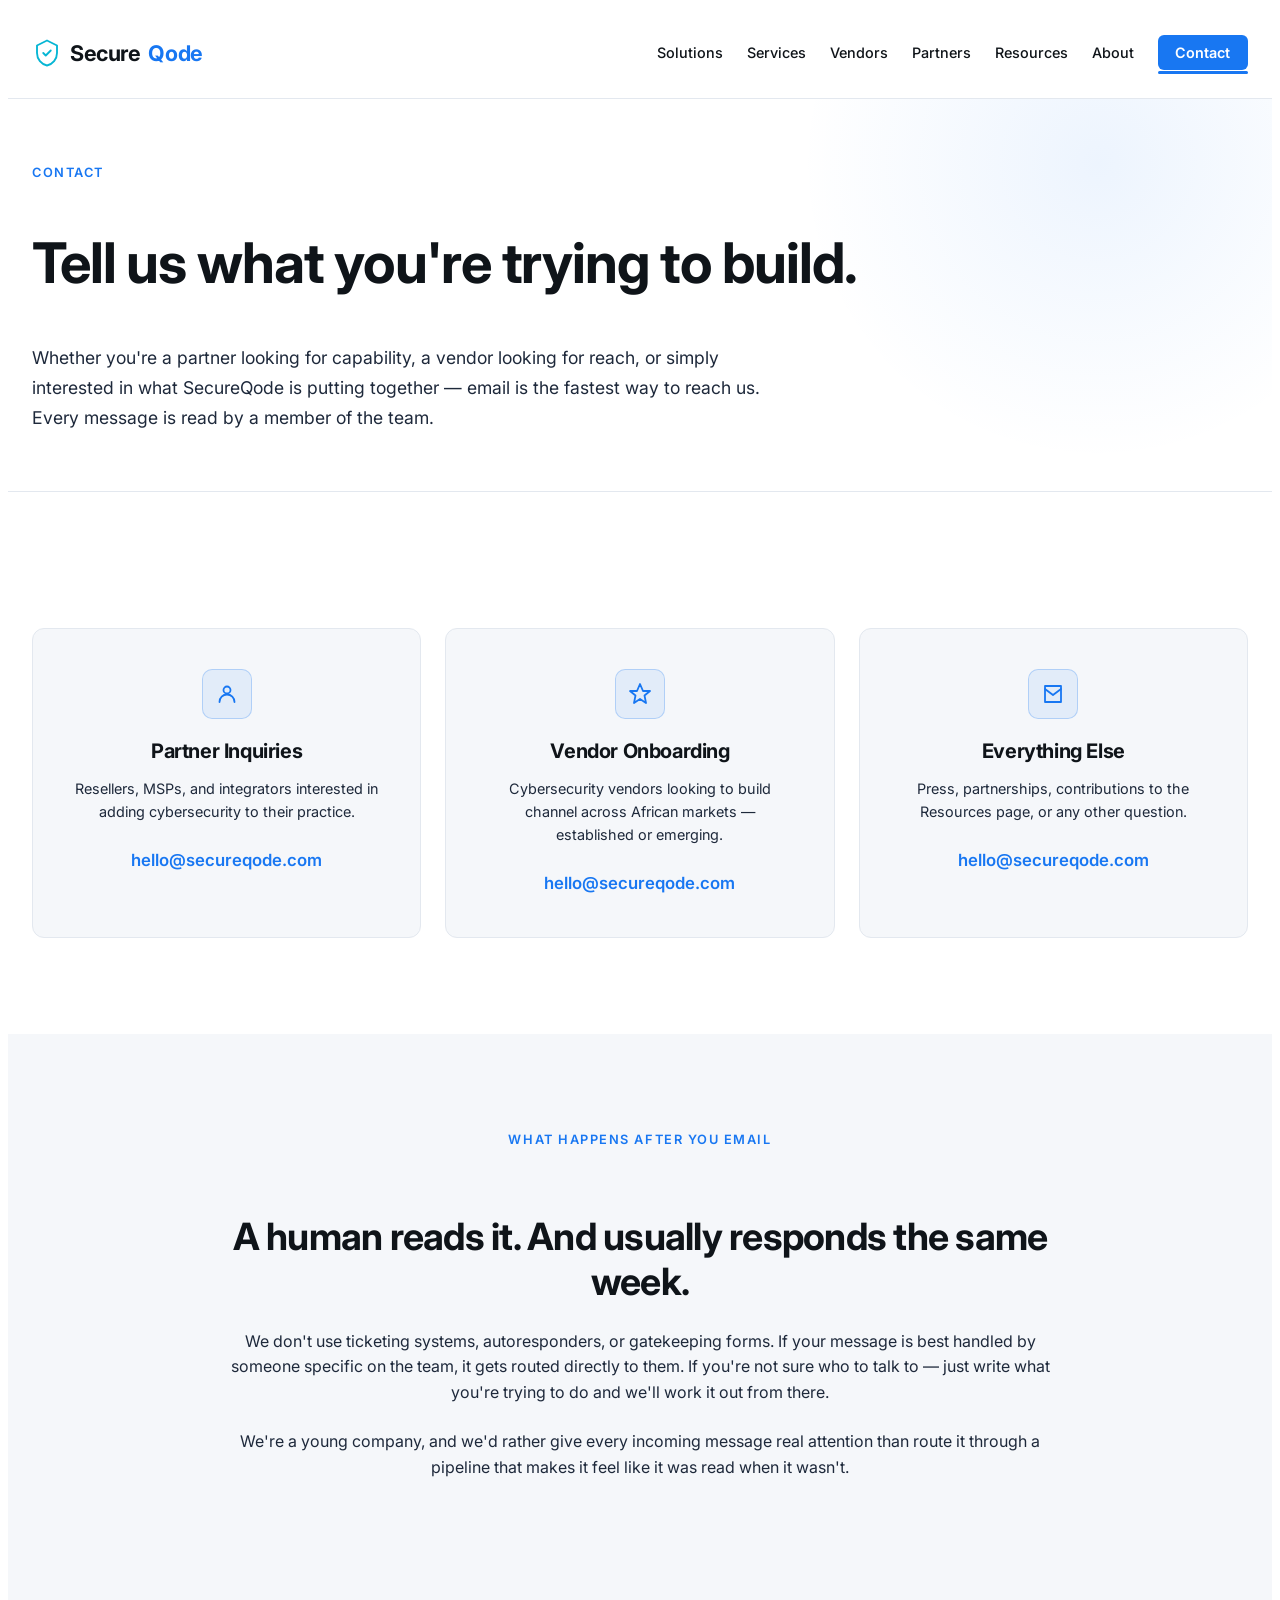
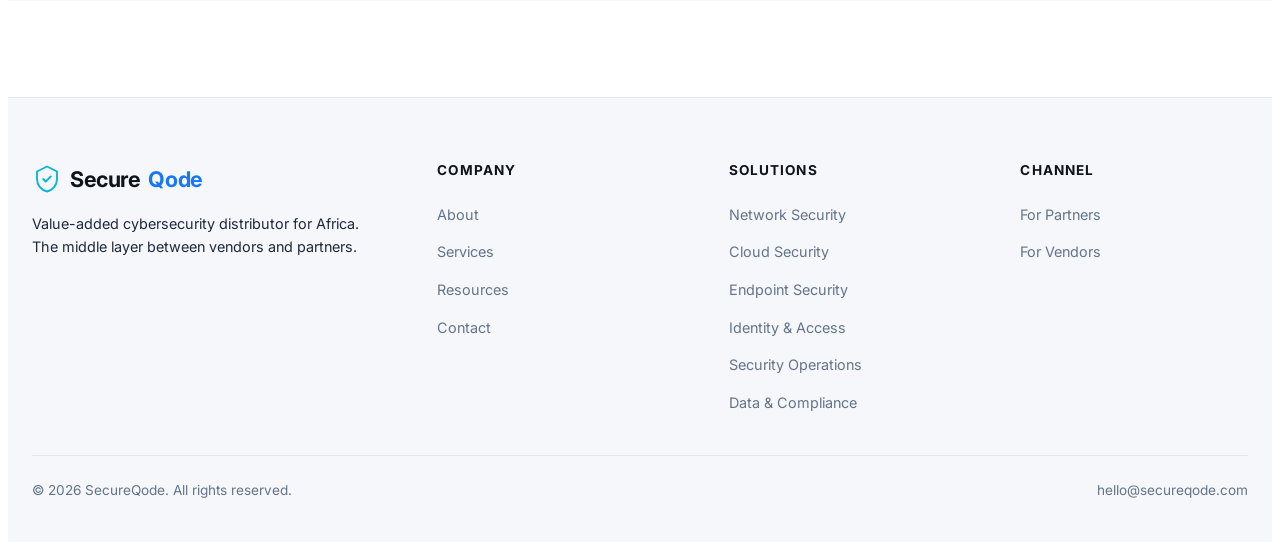
<file: contact.html>
<!DOCTYPE html>
<html lang="en">
<head>
  <meta charset="UTF-8">
  <meta name="viewport" content="width=device-width, initial-scale=1.0">
  <title>Contact — SecureQode</title>
  <meta name="description" content="Contact SecureQode for partner inquiries, vendor onboarding, or general questions. hello@secureqode.com">
  <link rel="preconnect" href="https://fonts.googleapis.com">
  <link rel="preconnect" href="https://fonts.gstatic.com" crossorigin>
  <link href="https://fonts.googleapis.com/css2?family=Inter:wght@400;500;600;700&display=swap" rel="stylesheet">
  <link rel="stylesheet" href="css/styles.css">
</head>
<body>

<header class="site-header">
  <div class="container">
    <nav class="nav">
      <a href="index.html" class="logo">
        <svg class="logo-mark" viewBox="0 0 24 24" fill="none">
          <path d="M12 2L4 6v6c0 5 3.5 9 8 10 4.5-1 8-5 8-10V6l-8-4z" stroke="#06b6d4" stroke-width="1.5" stroke-linejoin="round"/>
          <path d="M9 12l2 2 4-4" stroke="#06b6d4" stroke-width="1.5" stroke-linecap="round" stroke-linejoin="round"/>
        </svg>
        Secure<span class="logo-accent">Qode</span>
      </a>
      <button class="nav-toggle" aria-label="Toggle menu">
        <span></span><span></span><span></span>
      </button>
      <ul class="nav-links">
        <li><a href="solutions.html">Solutions</a></li>
        <li><a href="services.html">Services</a></li>
        <li><a href="vendors.html">Vendors</a></li>
        <li><a href="partners.html">Partners</a></li>
        <li><a href="resources.html">Resources</a></li>
        <li><a href="about.html">About</a></li>
        <li><a href="contact.html" class="nav-cta">Contact</a></li>
      </ul>
    </nav>
  </div>
</header>

<main>

  <section class="page-header">
    <div class="container">
      <span class="eyebrow">Contact</span>
      <h1>Tell us what you're trying to build.</h1>
      <p class="lead">
        Whether you're a partner looking for capability, a vendor looking for reach, or simply interested in what SecureQode is putting together — email is the fastest way to reach us. Every message is read by a member of the team.
      </p>
    </div>
  </section>

  <section>
    <div class="container">
      <div class="contact-grid">

        <div class="contact-card">
          <div class="pillar-icon">
            <svg viewBox="0 0 24 24" fill="none" stroke="currentColor" stroke-width="1.8" stroke-linecap="round" stroke-linejoin="round">
              <circle cx="12" cy="8" r="3.5"/>
              <path d="M4.5 20a7.5 7.5 0 0115 0"/>
            </svg>
          </div>
          <h3>Partner Inquiries</h3>
          <p>Resellers, MSPs, and integrators interested in adding cybersecurity to their practice.</p>
          <a href="mailto:hello@secureqode.com?subject=Partner%20Inquiry">hello@secureqode.com</a>
        </div>

        <div class="contact-card">
          <div class="pillar-icon">
            <svg viewBox="0 0 24 24" fill="none" stroke="currentColor" stroke-width="1.8" stroke-linecap="round" stroke-linejoin="round">
              <path d="M12 2l3 7h7l-5.5 4.5L18 21l-6-4-6 4 1.5-7.5L2 9h7z"/>
            </svg>
          </div>
          <h3>Vendor Onboarding</h3>
          <p>Cybersecurity vendors looking to build channel across African markets — established or emerging.</p>
          <a href="mailto:hello@secureqode.com?subject=Vendor%20Onboarding">hello@secureqode.com</a>
        </div>

        <div class="contact-card">
          <div class="pillar-icon">
            <svg viewBox="0 0 24 24" fill="none" stroke="currentColor" stroke-width="1.8" stroke-linecap="round" stroke-linejoin="round">
              <path d="M4 4h16v16H4z"/>
              <path d="M4 7l8 6 8-6"/>
            </svg>
          </div>
          <h3>Everything Else</h3>
          <p>Press, partnerships, contributions to the Resources page, or any other question.</p>
          <a href="mailto:hello@secureqode.com">hello@secureqode.com</a>
        </div>

      </div>
    </div>
  </section>

  <section class="section-alt">
    <div class="container">
      <div class="content-block text-center">
        <span class="eyebrow">What Happens After You Email</span>
        <h2>A human reads it. And usually responds the same week.</h2>
        <p>
          We don't use ticketing systems, autoresponders, or gatekeeping forms. If your message is best handled by someone specific on the team, it gets routed directly to them. If you're not sure who to talk to — just write what you're trying to do and we'll work it out from there.
        </p>
        <p>
          We're a young company, and we'd rather give every incoming message real attention than route it through a pipeline that makes it feel like it was read when it wasn't.
        </p>
      </div>
    </div>
  </section>

</main>

<footer class="site-footer">
  <div class="container">
    <div class="footer-grid">
      <div class="footer-brand">
        <a href="index.html" class="logo">
          <svg class="logo-mark" viewBox="0 0 24 24" fill="none">
            <path d="M12 2L4 6v6c0 5 3.5 9 8 10 4.5-1 8-5 8-10V6l-8-4z" stroke="#06b6d4" stroke-width="1.5" stroke-linejoin="round"/>
            <path d="M9 12l2 2 4-4" stroke="#06b6d4" stroke-width="1.5" stroke-linecap="round" stroke-linejoin="round"/>
          </svg>
          Secure<span class="logo-accent">Qode</span>
        </a>
        <p>Value-added cybersecurity distributor for Africa. The middle layer between vendors and partners.</p>
      </div>
      <div class="footer-col">
        <h4>Company</h4>
        <ul>
          <li><a href="about.html">About</a></li>
          <li><a href="services.html">Services</a></li>
          <li><a href="resources.html">Resources</a></li>
          <li><a href="contact.html">Contact</a></li>
        </ul>
      </div>
      <div class="footer-col">
        <h4>Solutions</h4>
        <ul>
          <li><a href="solutions.html#network">Network Security</a></li>
          <li><a href="solutions.html#cloud">Cloud Security</a></li>
          <li><a href="solutions.html#endpoint">Endpoint Security</a></li>
          <li><a href="solutions.html#identity">Identity & Access</a></li>
          <li><a href="solutions.html#operations">Security Operations</a></li>
          <li><a href="solutions.html#data">Data & Compliance</a></li>
        </ul>
      </div>
      <div class="footer-col">
        <h4>Channel</h4>
        <ul>
          <li><a href="partners.html">For Partners</a></li>
          <li><a href="vendors.html">For Vendors</a></li>
        </ul>
      </div>
    </div>
    <div class="footer-bottom">
      <span>© <span id="year"></span> SecureQode. All rights reserved.</span>
      <span>hello@secureqode.com</span>
    </div>
  </div>
</footer>

<script src="js/main.js"></script>
</body>
</html>
</file>
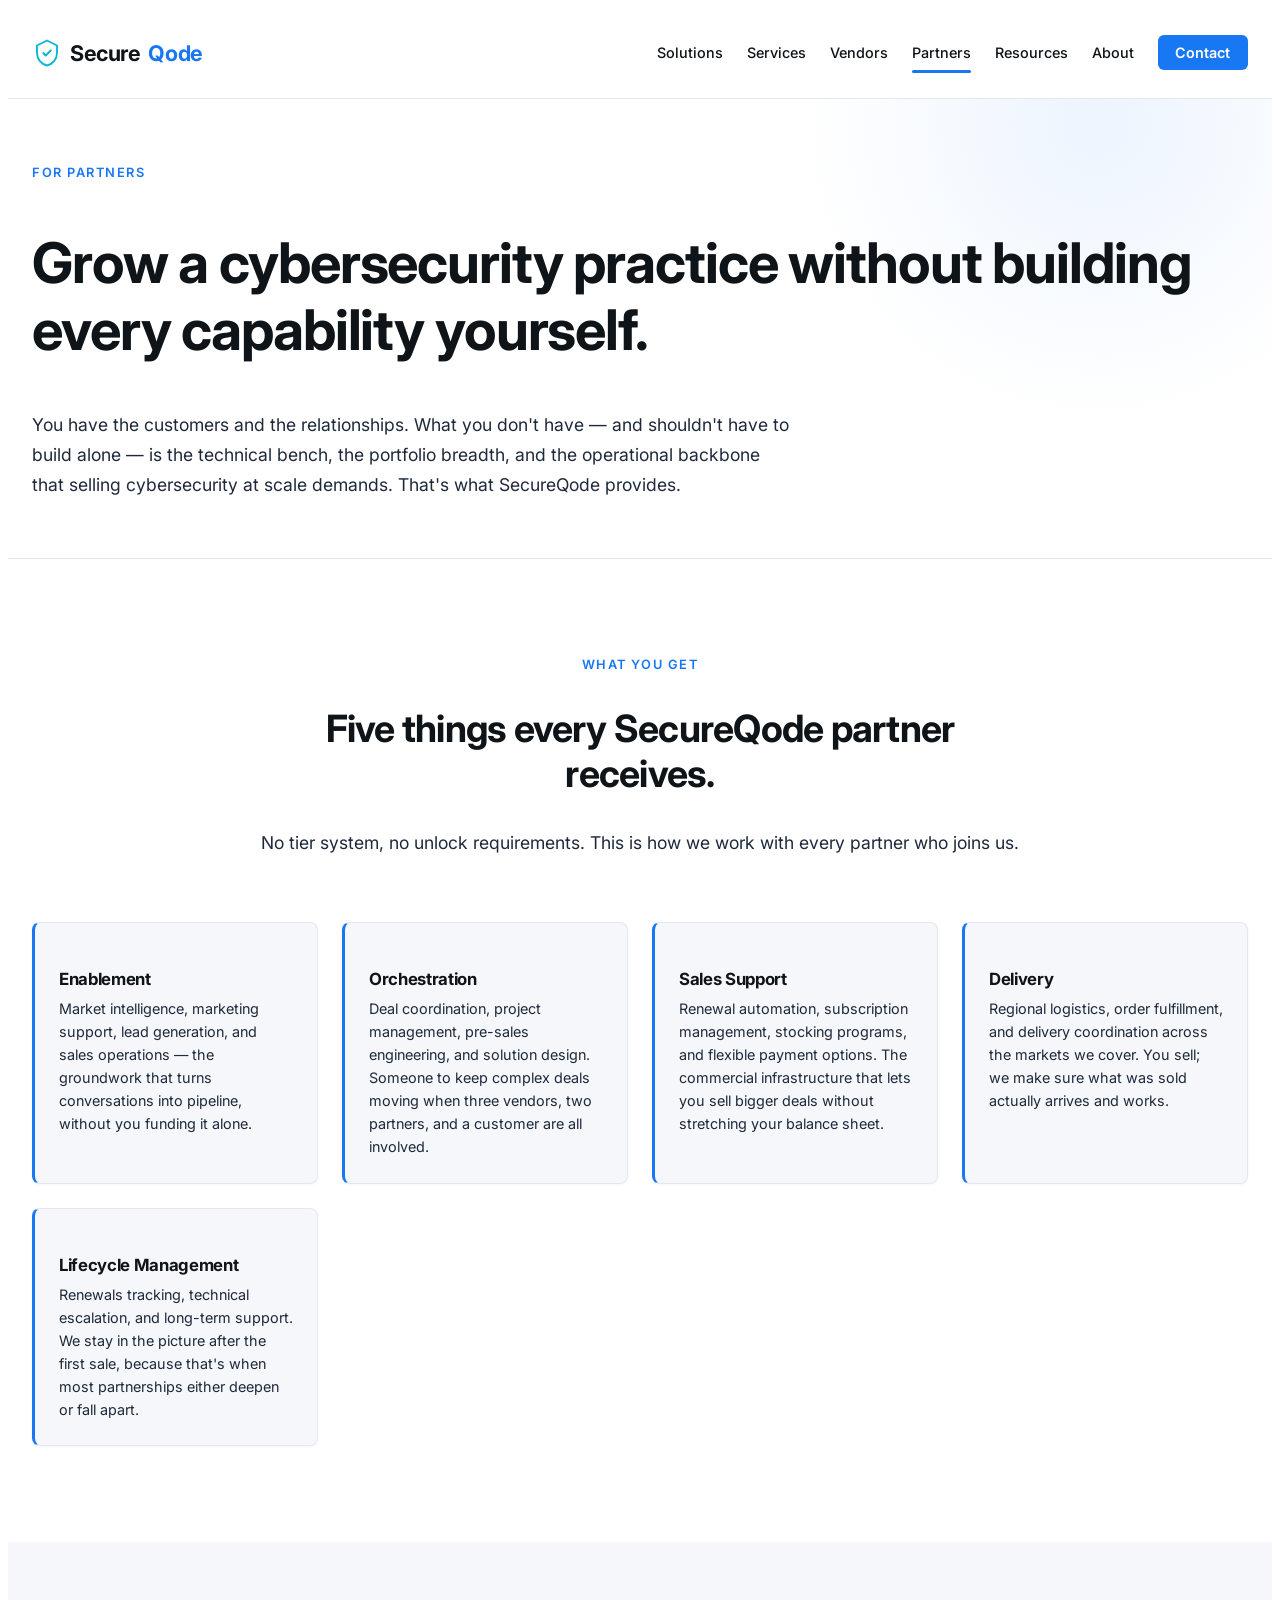
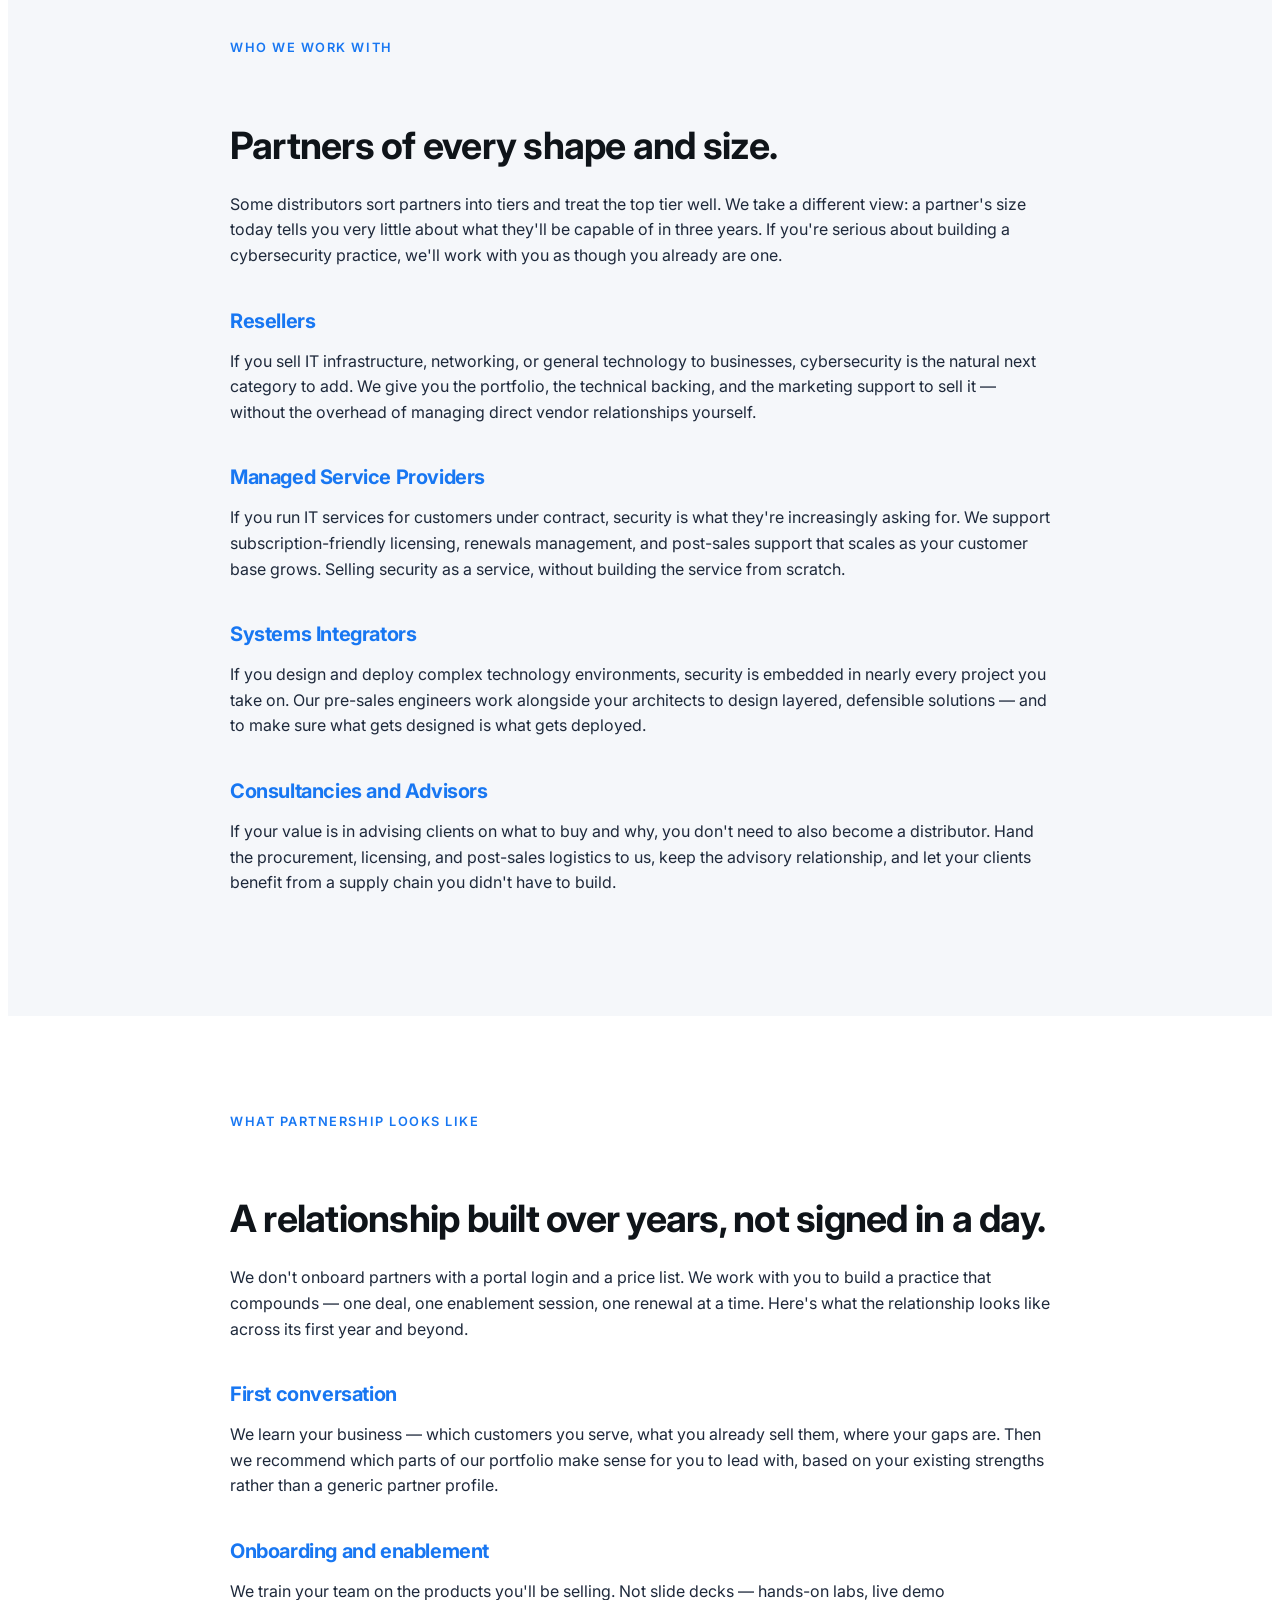
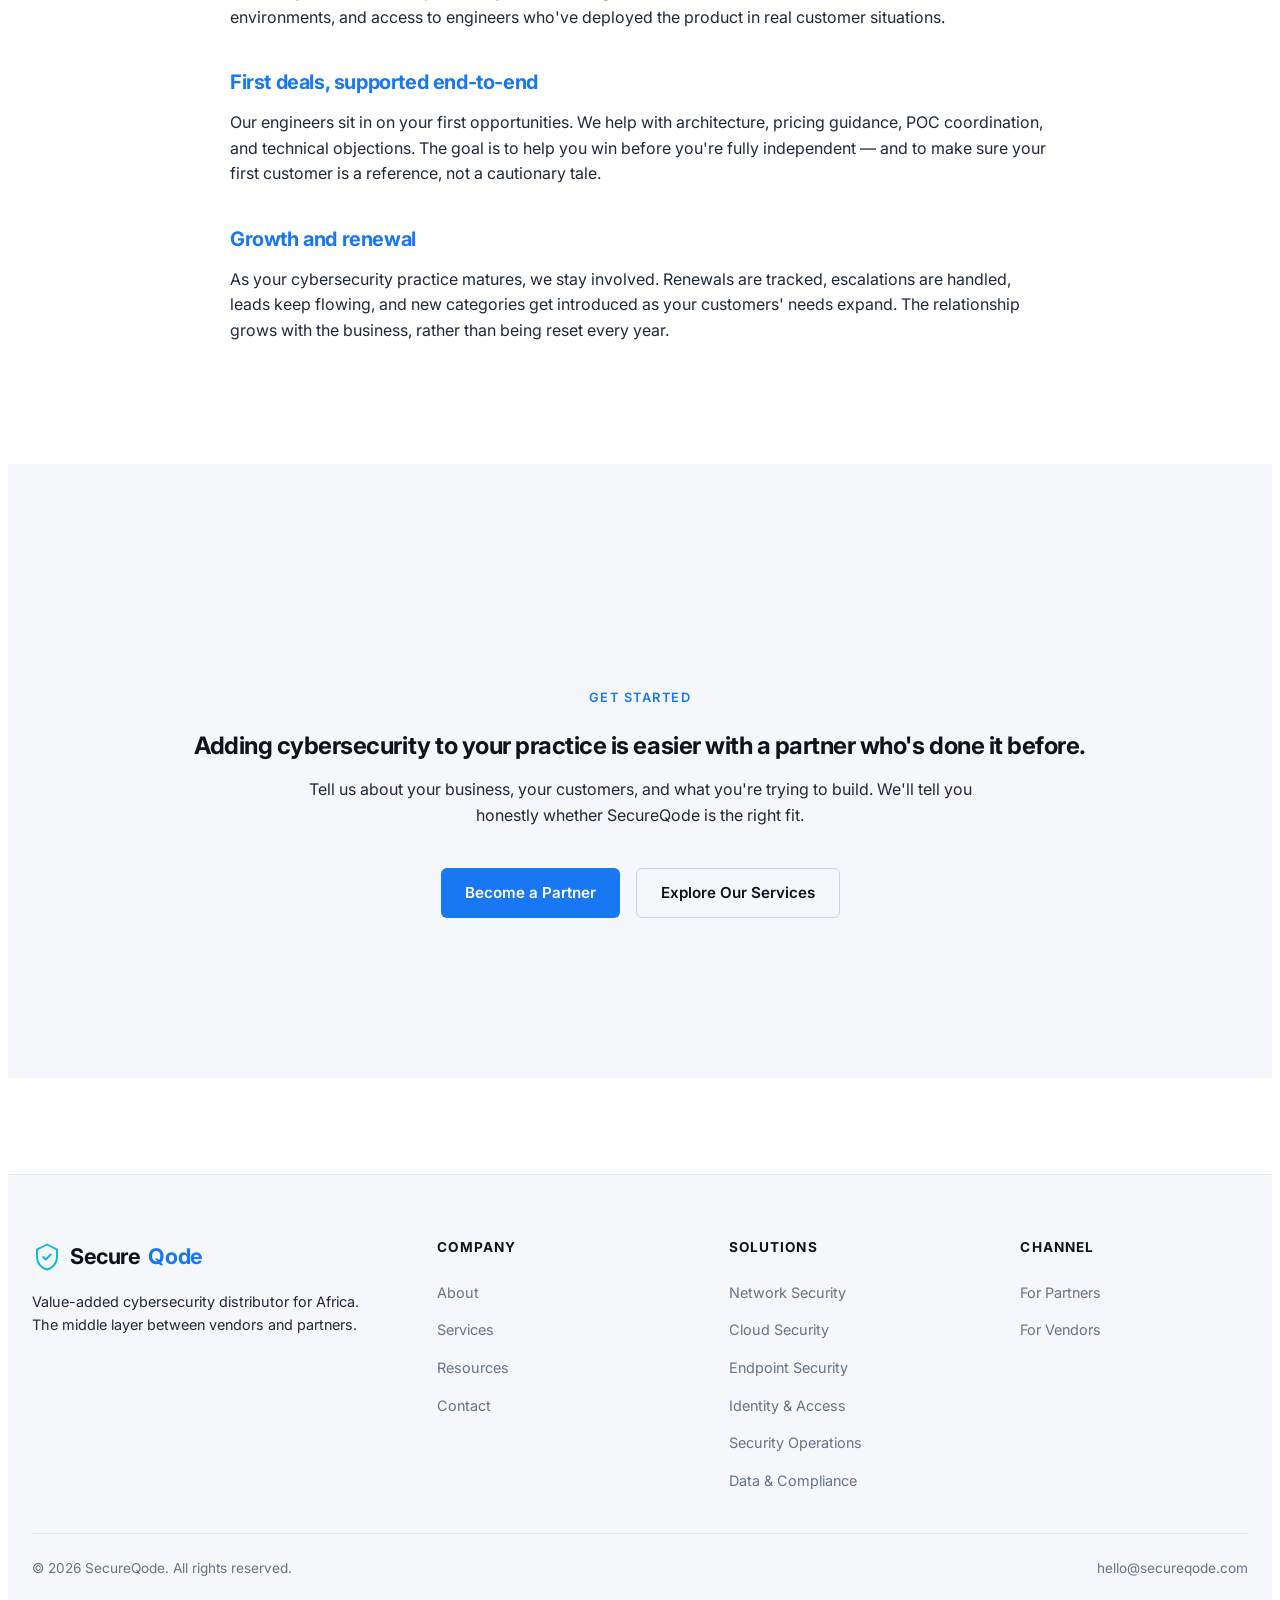
<file: partners.html>
<!DOCTYPE html>
<html lang="en">
<head>
  <meta charset="UTF-8">
  <meta name="viewport" content="width=device-width, initial-scale=1.0">
  <title>Partners — SecureQode</title>
  <meta name="description" content="SecureQode gives resellers, MSPs, and integrators across Africa the portfolio, engineering, and operational backing to sell cybersecurity with confidence.">
  <link rel="preconnect" href="https://fonts.googleapis.com">
  <link rel="preconnect" href="https://fonts.gstatic.com" crossorigin>
  <link href="https://fonts.googleapis.com/css2?family=Inter:wght@400;500;600;700&display=swap" rel="stylesheet">
  <link rel="stylesheet" href="css/styles.css">
</head>
<body>

<header class="site-header">
  <div class="container">
    <nav class="nav">
      <a href="index.html" class="logo">
        <svg class="logo-mark" viewBox="0 0 24 24" fill="none">
          <path d="M12 2L4 6v6c0 5 3.5 9 8 10 4.5-1 8-5 8-10V6l-8-4z" stroke="#06b6d4" stroke-width="1.5" stroke-linejoin="round"/>
          <path d="M9 12l2 2 4-4" stroke="#06b6d4" stroke-width="1.5" stroke-linecap="round" stroke-linejoin="round"/>
        </svg>
        Secure<span class="logo-accent">Qode</span>
      </a>
      <button class="nav-toggle" aria-label="Toggle menu">
        <span></span><span></span><span></span>
      </button>
      <ul class="nav-links">
        <li><a href="solutions.html">Solutions</a></li>
        <li><a href="services.html">Services</a></li>
        <li><a href="vendors.html">Vendors</a></li>
        <li><a href="partners.html">Partners</a></li>
        <li><a href="resources.html">Resources</a></li>
        <li><a href="about.html">About</a></li>
        <li><a href="contact.html" class="nav-cta">Contact</a></li>
      </ul>
    </nav>
  </div>
</header>

<main>

  <section class="page-header">
    <div class="container">
      <span class="eyebrow">For Partners</span>
      <h1>Grow a cybersecurity practice without building every capability yourself.</h1>
      <p class="lead">
        You have the customers and the relationships. What you don't have — and shouldn't have to build alone — is the technical bench, the portfolio breadth, and the operational backbone that selling cybersecurity at scale demands. That's what SecureQode provides.
      </p>
    </div>
  </section>

  <section>
    <div class="container">
      <div class="section-header">
        <span class="eyebrow">What You Get</span>
        <h2>Five things every SecureQode partner receives.</h2>
        <p class="lead">
          No tier system, no unlock requirements. This is how we work with every partner who joins us.
        </p>
      </div>

      <div class="service-grid">
        <div class="service-card">
          <h4>Enablement</h4>
          <p>Market intelligence, marketing support, lead generation, and sales operations — the groundwork that turns conversations into pipeline, without you funding it alone.</p>
        </div>
        <div class="service-card">
          <h4>Orchestration</h4>
          <p>Deal coordination, project management, pre-sales engineering, and solution design. Someone to keep complex deals moving when three vendors, two partners, and a customer are all involved.</p>
        </div>
        <div class="service-card">
          <h4>Sales Support</h4>
          <p>Renewal automation, subscription management, stocking programs, and flexible payment options. The commercial infrastructure that lets you sell bigger deals without stretching your balance sheet.</p>
        </div>
        <div class="service-card">
          <h4>Delivery</h4>
          <p>Regional logistics, order fulfillment, and delivery coordination across the markets we cover. You sell; we make sure what was sold actually arrives and works.</p>
        </div>
        <div class="service-card">
          <h4>Lifecycle Management</h4>
          <p>Renewals tracking, technical escalation, and long-term support. We stay in the picture after the first sale, because that's when most partnerships either deepen or fall apart.</p>
        </div>
      </div>
    </div>
  </section>

  <section class="section-alt">
    <div class="container">
      <div class="content-block">
        <span class="eyebrow">Who We Work With</span>
        <h2>Partners of every shape and size.</h2>
        <p>
          Some distributors sort partners into tiers and treat the top tier well. We take a different view: a partner's size today tells you very little about what they'll be capable of in three years. If you're serious about building a cybersecurity practice, we'll work with you as though you already are one.
        </p>

        <h3>Resellers</h3>
        <p>
          If you sell IT infrastructure, networking, or general technology to businesses, cybersecurity is the natural next category to add. We give you the portfolio, the technical backing, and the marketing support to sell it — without the overhead of managing direct vendor relationships yourself.
        </p>

        <h3>Managed Service Providers</h3>
        <p>
          If you run IT services for customers under contract, security is what they're increasingly asking for. We support subscription-friendly licensing, renewals management, and post-sales support that scales as your customer base grows. Selling security as a service, without building the service from scratch.
        </p>

        <h3>Systems Integrators</h3>
        <p>
          If you design and deploy complex technology environments, security is embedded in nearly every project you take on. Our pre-sales engineers work alongside your architects to design layered, defensible solutions — and to make sure what gets designed is what gets deployed.
        </p>

        <h3>Consultancies and Advisors</h3>
        <p>
          If your value is in advising clients on what to buy and why, you don't need to also become a distributor. Hand the procurement, licensing, and post-sales logistics to us, keep the advisory relationship, and let your clients benefit from a supply chain you didn't have to build.
        </p>
      </div>
    </div>
  </section>

  <section>
    <div class="container">
      <div class="content-block">
        <span class="eyebrow">What Partnership Looks Like</span>
        <h2>A relationship built over years, not signed in a day.</h2>
        <p>
          We don't onboard partners with a portal login and a price list. We work with you to build a practice that compounds — one deal, one enablement session, one renewal at a time. Here's what the relationship looks like across its first year and beyond.
        </p>

        <h3>First conversation</h3>
        <p>
          We learn your business — which customers you serve, what you already sell them, where your gaps are. Then we recommend which parts of our portfolio make sense for you to lead with, based on your existing strengths rather than a generic partner profile.
        </p>

        <h3>Onboarding and enablement</h3>
        <p>
          We train your team on the products you'll be selling. Not slide decks — hands-on labs, live demo environments, and access to engineers who've deployed the product in real customer situations.
        </p>

        <h3>First deals, supported end-to-end</h3>
        <p>
          Our engineers sit in on your first opportunities. We help with architecture, pricing guidance, POC coordination, and technical objections. The goal is to help you win before you're fully independent — and to make sure your first customer is a reference, not a cautionary tale.
        </p>

        <h3>Growth and renewal</h3>
        <p>
          As your cybersecurity practice matures, we stay involved. Renewals are tracked, escalations are handled, leads keep flowing, and new categories get introduced as your customers' needs expand. The relationship grows with the business, rather than being reset every year.
        </p>
      </div>
    </div>
  </section>

  <section class="section-alt">
    <div class="container">
      <div class="vendor-cta" style="background: transparent; border: none;">
        <span class="eyebrow">Get Started</span>
        <h3>Adding cybersecurity to your practice is easier with a partner who's done it before.</h3>
        <p>Tell us about your business, your customers, and what you're trying to build. We'll tell you honestly whether SecureQode is the right fit.</p>
        <div class="btn-group" style="justify-content: center;">
          <a href="contact.html" class="btn btn-primary">Become a Partner</a>
          <a href="services.html" class="btn btn-secondary">Explore Our Services</a>
        </div>
      </div>
    </div>
  </section>

</main>

<footer class="site-footer">
  <div class="container">
    <div class="footer-grid">
      <div class="footer-brand">
        <a href="index.html" class="logo">
          <svg class="logo-mark" viewBox="0 0 24 24" fill="none">
            <path d="M12 2L4 6v6c0 5 3.5 9 8 10 4.5-1 8-5 8-10V6l-8-4z" stroke="#06b6d4" stroke-width="1.5" stroke-linejoin="round"/>
            <path d="M9 12l2 2 4-4" stroke="#06b6d4" stroke-width="1.5" stroke-linecap="round" stroke-linejoin="round"/>
          </svg>
          Secure<span class="logo-accent">Qode</span>
        </a>
        <p>Value-added cybersecurity distributor for Africa. The middle layer between vendors and partners.</p>
      </div>
      <div class="footer-col">
        <h4>Company</h4>
        <ul>
          <li><a href="about.html">About</a></li>
          <li><a href="services.html">Services</a></li>
          <li><a href="resources.html">Resources</a></li>
          <li><a href="contact.html">Contact</a></li>
        </ul>
      </div>
      <div class="footer-col">
        <h4>Solutions</h4>
        <ul>
          <li><a href="solutions.html#network">Network Security</a></li>
          <li><a href="solutions.html#cloud">Cloud Security</a></li>
          <li><a href="solutions.html#endpoint">Endpoint Security</a></li>
          <li><a href="solutions.html#identity">Identity & Access</a></li>
          <li><a href="solutions.html#operations">Security Operations</a></li>
          <li><a href="solutions.html#data">Data & Compliance</a></li>
        </ul>
      </div>
      <div class="footer-col">
        <h4>Channel</h4>
        <ul>
          <li><a href="partners.html">For Partners</a></li>
          <li><a href="vendors.html">For Vendors</a></li>
        </ul>
      </div>
    </div>
    <div class="footer-bottom">
      <span>© <span id="year"></span> SecureQode. All rights reserved.</span>
      <span>hello@secureqode.com</span>
    </div>
  </div>
</footer>

<script src="js/main.js"></script>
</body>
</html>
</file>
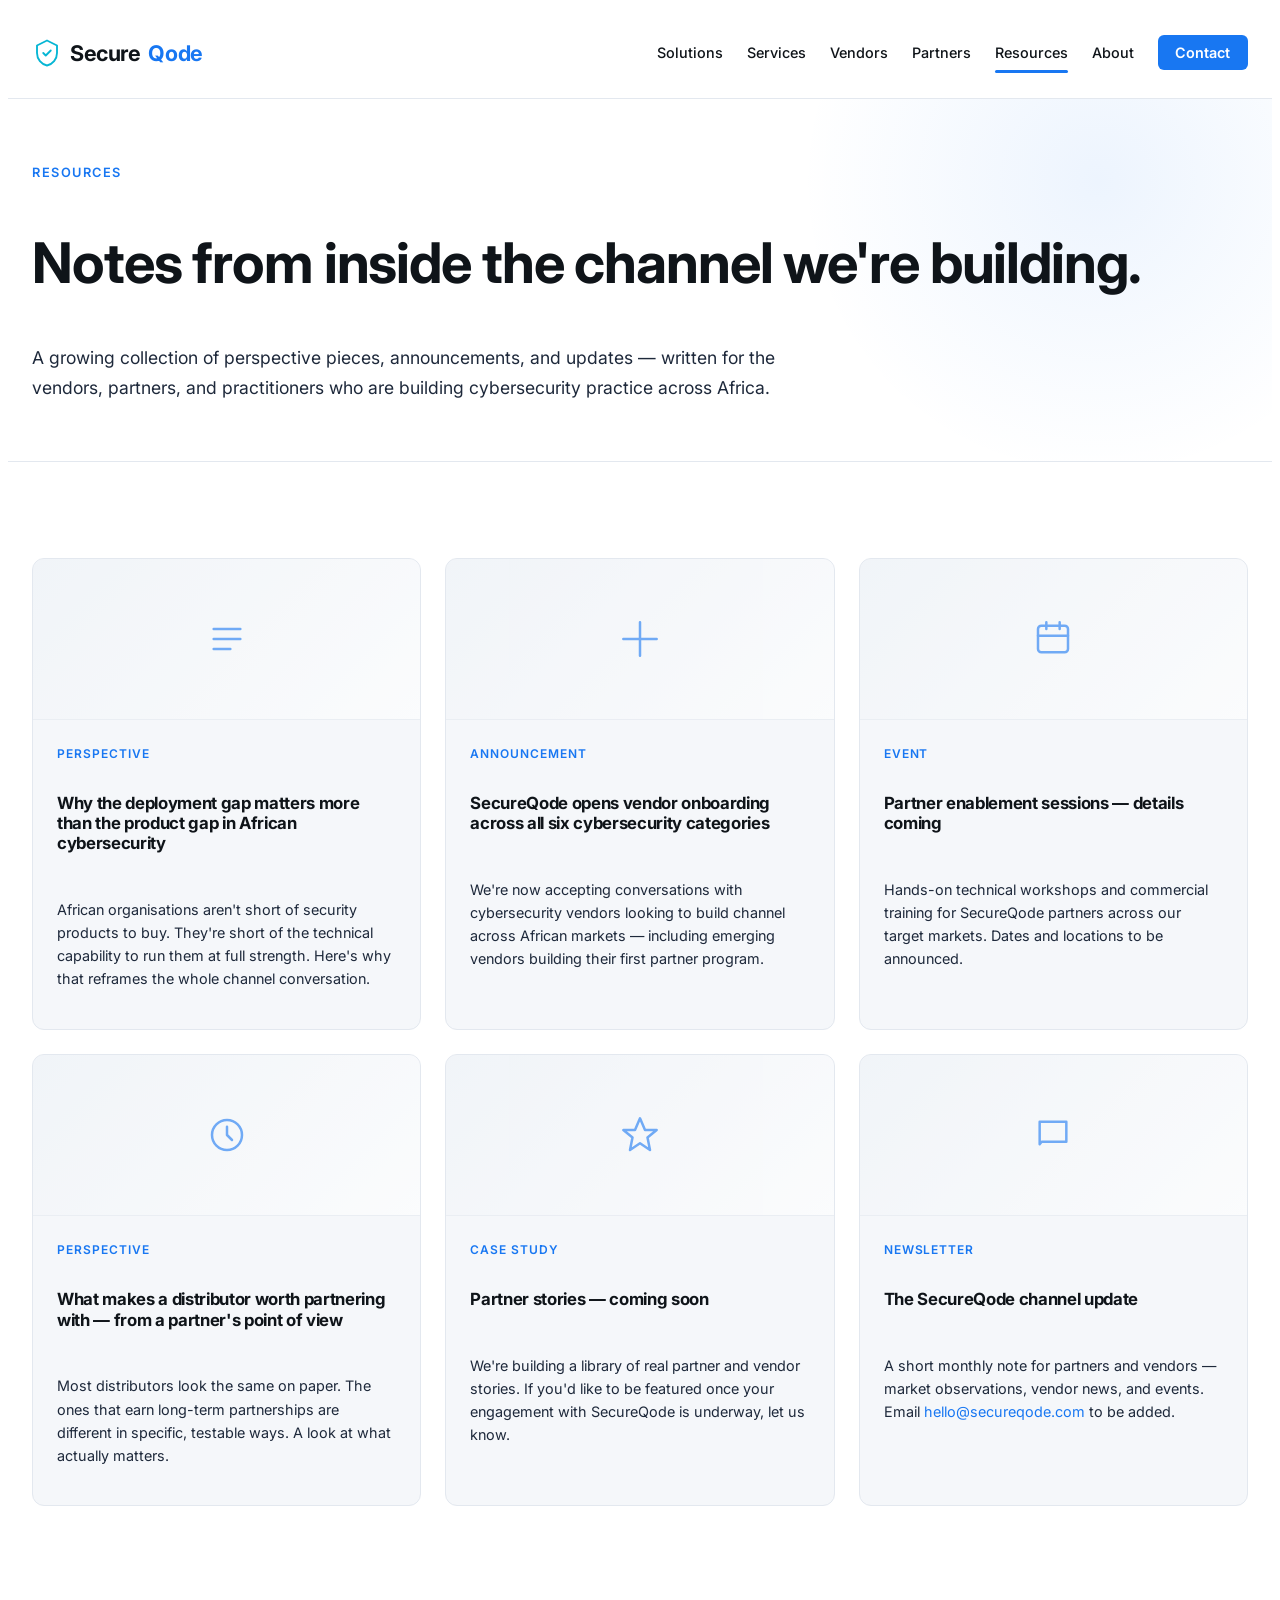
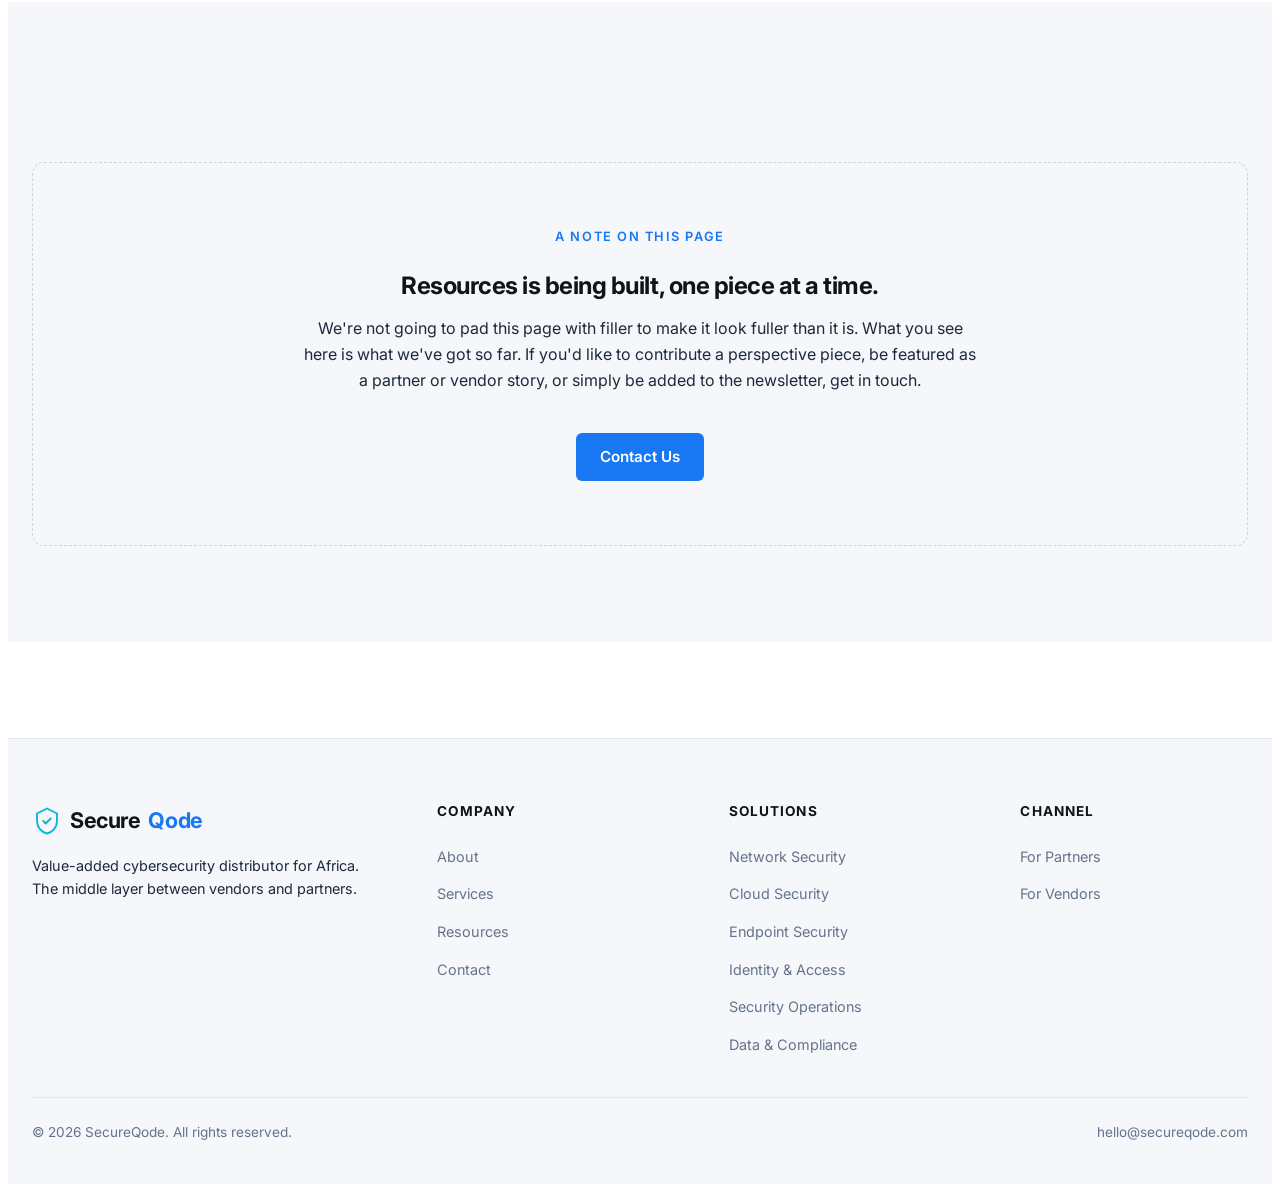
<file: resources.html>
<!DOCTYPE html>
<html lang="en">
<head>
  <meta charset="UTF-8">
  <meta name="viewport" content="width=device-width, initial-scale=1.0">
  <title>Resources — SecureQode</title>
  <meta name="description" content="Insights, news, and updates from SecureQode — a value-added cybersecurity distributor building channel across Africa.">
  <link rel="preconnect" href="https://fonts.googleapis.com">
  <link rel="preconnect" href="https://fonts.gstatic.com" crossorigin>
  <link href="https://fonts.googleapis.com/css2?family=Inter:wght@400;500;600;700&display=swap" rel="stylesheet">
  <link rel="stylesheet" href="css/styles.css">
</head>
<body>

<header class="site-header">
  <div class="container">
    <nav class="nav">
      <a href="index.html" class="logo">
        <svg class="logo-mark" viewBox="0 0 24 24" fill="none">
          <path d="M12 2L4 6v6c0 5 3.5 9 8 10 4.5-1 8-5 8-10V6l-8-4z" stroke="#06b6d4" stroke-width="1.5" stroke-linejoin="round"/>
          <path d="M9 12l2 2 4-4" stroke="#06b6d4" stroke-width="1.5" stroke-linecap="round" stroke-linejoin="round"/>
        </svg>
        Secure<span class="logo-accent">Qode</span>
      </a>
      <button class="nav-toggle" aria-label="Toggle menu">
        <span></span><span></span><span></span>
      </button>
      <ul class="nav-links">
        <li><a href="solutions.html">Solutions</a></li>
        <li><a href="services.html">Services</a></li>
        <li><a href="vendors.html">Vendors</a></li>
        <li><a href="partners.html">Partners</a></li>
        <li><a href="resources.html">Resources</a></li>
        <li><a href="about.html">About</a></li>
        <li><a href="contact.html" class="nav-cta">Contact</a></li>
      </ul>
    </nav>
  </div>
</header>

<main>

  <section class="page-header">
    <div class="container">
      <span class="eyebrow">Resources</span>
      <h1>Notes from inside the channel we're building.</h1>
      <p class="lead">
        A growing collection of perspective pieces, announcements, and updates — written for the vendors, partners, and practitioners who are building cybersecurity practice across Africa.
      </p>
    </div>
  </section>

  <section>
    <div class="container">
      <div class="resource-grid">

        <div class="resource-card">
          <div class="resource-thumb">
            <svg viewBox="0 0 24 24" fill="none" stroke="currentColor" stroke-width="1.5" stroke-linecap="round" stroke-linejoin="round">
              <path d="M4 6h16M4 12h16M4 18h10"/>
            </svg>
          </div>
          <div class="resource-body">
            <span class="resource-tag">Perspective</span>
            <h4>Why the deployment gap matters more than the product gap in African cybersecurity</h4>
            <p>African organisations aren't short of security products to buy. They're short of the technical capability to run them at full strength. Here's why that reframes the whole channel conversation.</p>
          </div>
        </div>

        <div class="resource-card">
          <div class="resource-thumb">
            <svg viewBox="0 0 24 24" fill="none" stroke="currentColor" stroke-width="1.5" stroke-linecap="round" stroke-linejoin="round">
              <path d="M12 2v20M2 12h20"/>
            </svg>
          </div>
          <div class="resource-body">
            <span class="resource-tag">Announcement</span>
            <h4>SecureQode opens vendor onboarding across all six cybersecurity categories</h4>
            <p>We're now accepting conversations with cybersecurity vendors looking to build channel across African markets — including emerging vendors building their first partner program.</p>
          </div>
        </div>

        <div class="resource-card">
          <div class="resource-thumb">
            <svg viewBox="0 0 24 24" fill="none" stroke="currentColor" stroke-width="1.5" stroke-linecap="round" stroke-linejoin="round">
              <rect x="3" y="4" width="18" height="16" rx="2"/>
              <path d="M3 10h18M8 2v4M16 2v4"/>
            </svg>
          </div>
          <div class="resource-body">
            <span class="resource-tag">Event</span>
            <h4>Partner enablement sessions — details coming</h4>
            <p>Hands-on technical workshops and commercial training for SecureQode partners across our target markets. Dates and locations to be announced.</p>
          </div>
        </div>

        <div class="resource-card">
          <div class="resource-thumb">
            <svg viewBox="0 0 24 24" fill="none" stroke="currentColor" stroke-width="1.5" stroke-linecap="round" stroke-linejoin="round">
              <circle cx="12" cy="12" r="9"/>
              <path d="M12 7v5l3 3"/>
            </svg>
          </div>
          <div class="resource-body">
            <span class="resource-tag">Perspective</span>
            <h4>What makes a distributor worth partnering with — from a partner's point of view</h4>
            <p>Most distributors look the same on paper. The ones that earn long-term partnerships are different in specific, testable ways. A look at what actually matters.</p>
          </div>
        </div>

        <div class="resource-card">
          <div class="resource-thumb">
            <svg viewBox="0 0 24 24" fill="none" stroke="currentColor" stroke-width="1.5" stroke-linecap="round" stroke-linejoin="round">
              <path d="M12 2l3 7h7l-5.5 4.5L18 21l-6-4-6 4 1.5-7.5L2 9h7z"/>
            </svg>
          </div>
          <div class="resource-body">
            <span class="resource-tag">Case Study</span>
            <h4>Partner stories — coming soon</h4>
            <p>We're building a library of real partner and vendor stories. If you'd like to be featured once your engagement with SecureQode is underway, let us know.</p>
          </div>
        </div>

        <div class="resource-card">
          <div class="resource-thumb">
            <svg viewBox="0 0 24 24" fill="none" stroke="currentColor" stroke-width="1.5" stroke-linecap="round" stroke-linejoin="round">
              <path d="M4 4h16v12H5.2L4 17.5V4z"/>
            </svg>
          </div>
          <div class="resource-body">
            <span class="resource-tag">Newsletter</span>
            <h4>The SecureQode channel update</h4>
            <p>A short monthly note for partners and vendors — market observations, vendor news, and events. Email <a href="mailto:hello@secureqode.com">hello@secureqode.com</a> to be added.</p>
          </div>
        </div>

      </div>
    </div>
  </section>

  <section class="section-alt">
    <div class="container">
      <div class="vendor-cta" style="background: transparent; border: 1px dashed var(--border-hover);">
        <span class="eyebrow">A Note On This Page</span>
        <h3>Resources is being built, one piece at a time.</h3>
        <p>We're not going to pad this page with filler to make it look fuller than it is. What you see here is what we've got so far. If you'd like to contribute a perspective piece, be featured as a partner or vendor story, or simply be added to the newsletter, get in touch.</p>
        <div class="btn-group" style="justify-content: center;">
          <a href="contact.html" class="btn btn-primary">Contact Us</a>
        </div>
      </div>
    </div>
  </section>

</main>

<footer class="site-footer">
  <div class="container">
    <div class="footer-grid">
      <div class="footer-brand">
        <a href="index.html" class="logo">
          <svg class="logo-mark" viewBox="0 0 24 24" fill="none">
            <path d="M12 2L4 6v6c0 5 3.5 9 8 10 4.5-1 8-5 8-10V6l-8-4z" stroke="#06b6d4" stroke-width="1.5" stroke-linejoin="round"/>
            <path d="M9 12l2 2 4-4" stroke="#06b6d4" stroke-width="1.5" stroke-linecap="round" stroke-linejoin="round"/>
          </svg>
          Secure<span class="logo-accent">Qode</span>
        </a>
        <p>Value-added cybersecurity distributor for Africa. The middle layer between vendors and partners.</p>
      </div>
      <div class="footer-col">
        <h4>Company</h4>
        <ul>
          <li><a href="about.html">About</a></li>
          <li><a href="services.html">Services</a></li>
          <li><a href="resources.html">Resources</a></li>
          <li><a href="contact.html">Contact</a></li>
        </ul>
      </div>
      <div class="footer-col">
        <h4>Solutions</h4>
        <ul>
          <li><a href="solutions.html#network">Network Security</a></li>
          <li><a href="solutions.html#cloud">Cloud Security</a></li>
          <li><a href="solutions.html#endpoint">Endpoint Security</a></li>
          <li><a href="solutions.html#identity">Identity & Access</a></li>
          <li><a href="solutions.html#operations">Security Operations</a></li>
          <li><a href="solutions.html#data">Data & Compliance</a></li>
        </ul>
      </div>
      <div class="footer-col">
        <h4>Channel</h4>
        <ul>
          <li><a href="partners.html">For Partners</a></li>
          <li><a href="vendors.html">For Vendors</a></li>
        </ul>
      </div>
    </div>
    <div class="footer-bottom">
      <span>© <span id="year"></span> SecureQode. All rights reserved.</span>
      <span>hello@secureqode.com</span>
    </div>
  </div>
</footer>

<script src="js/main.js"></script>
</body>
</html>
</file>
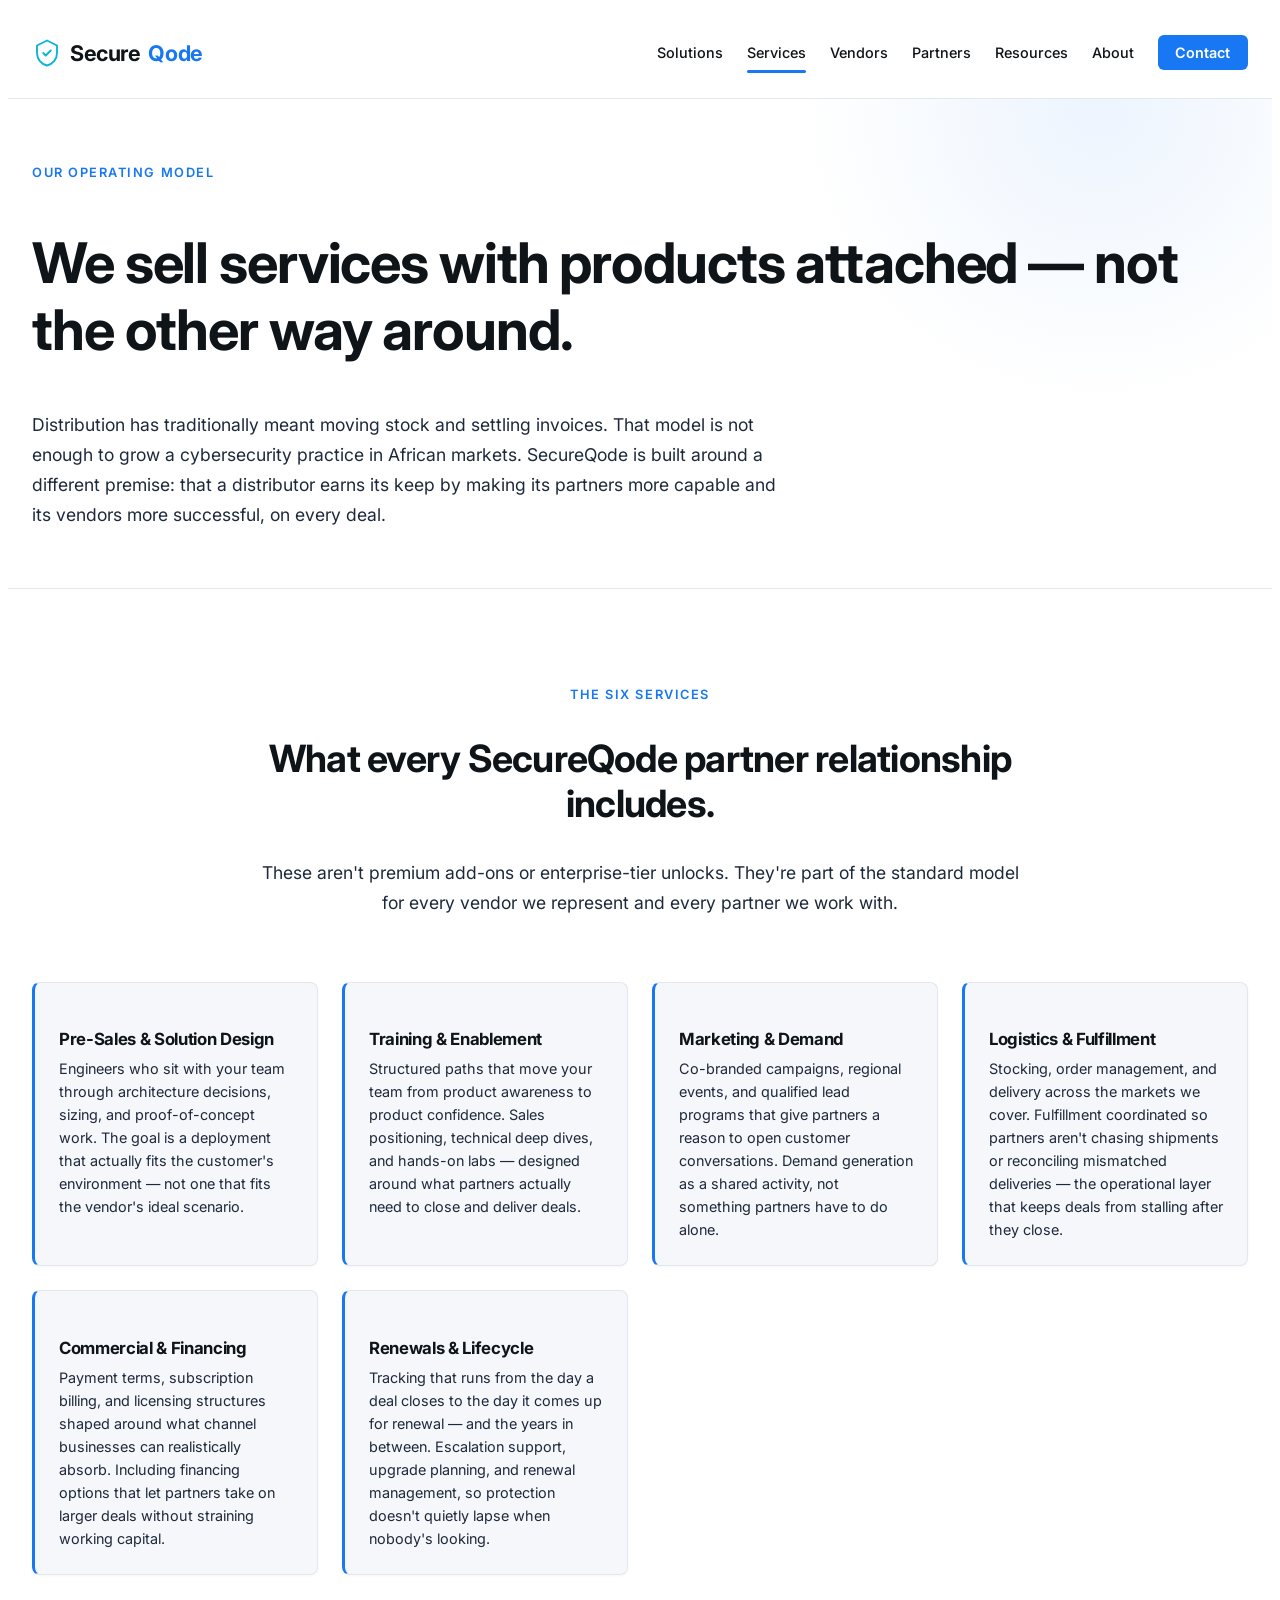
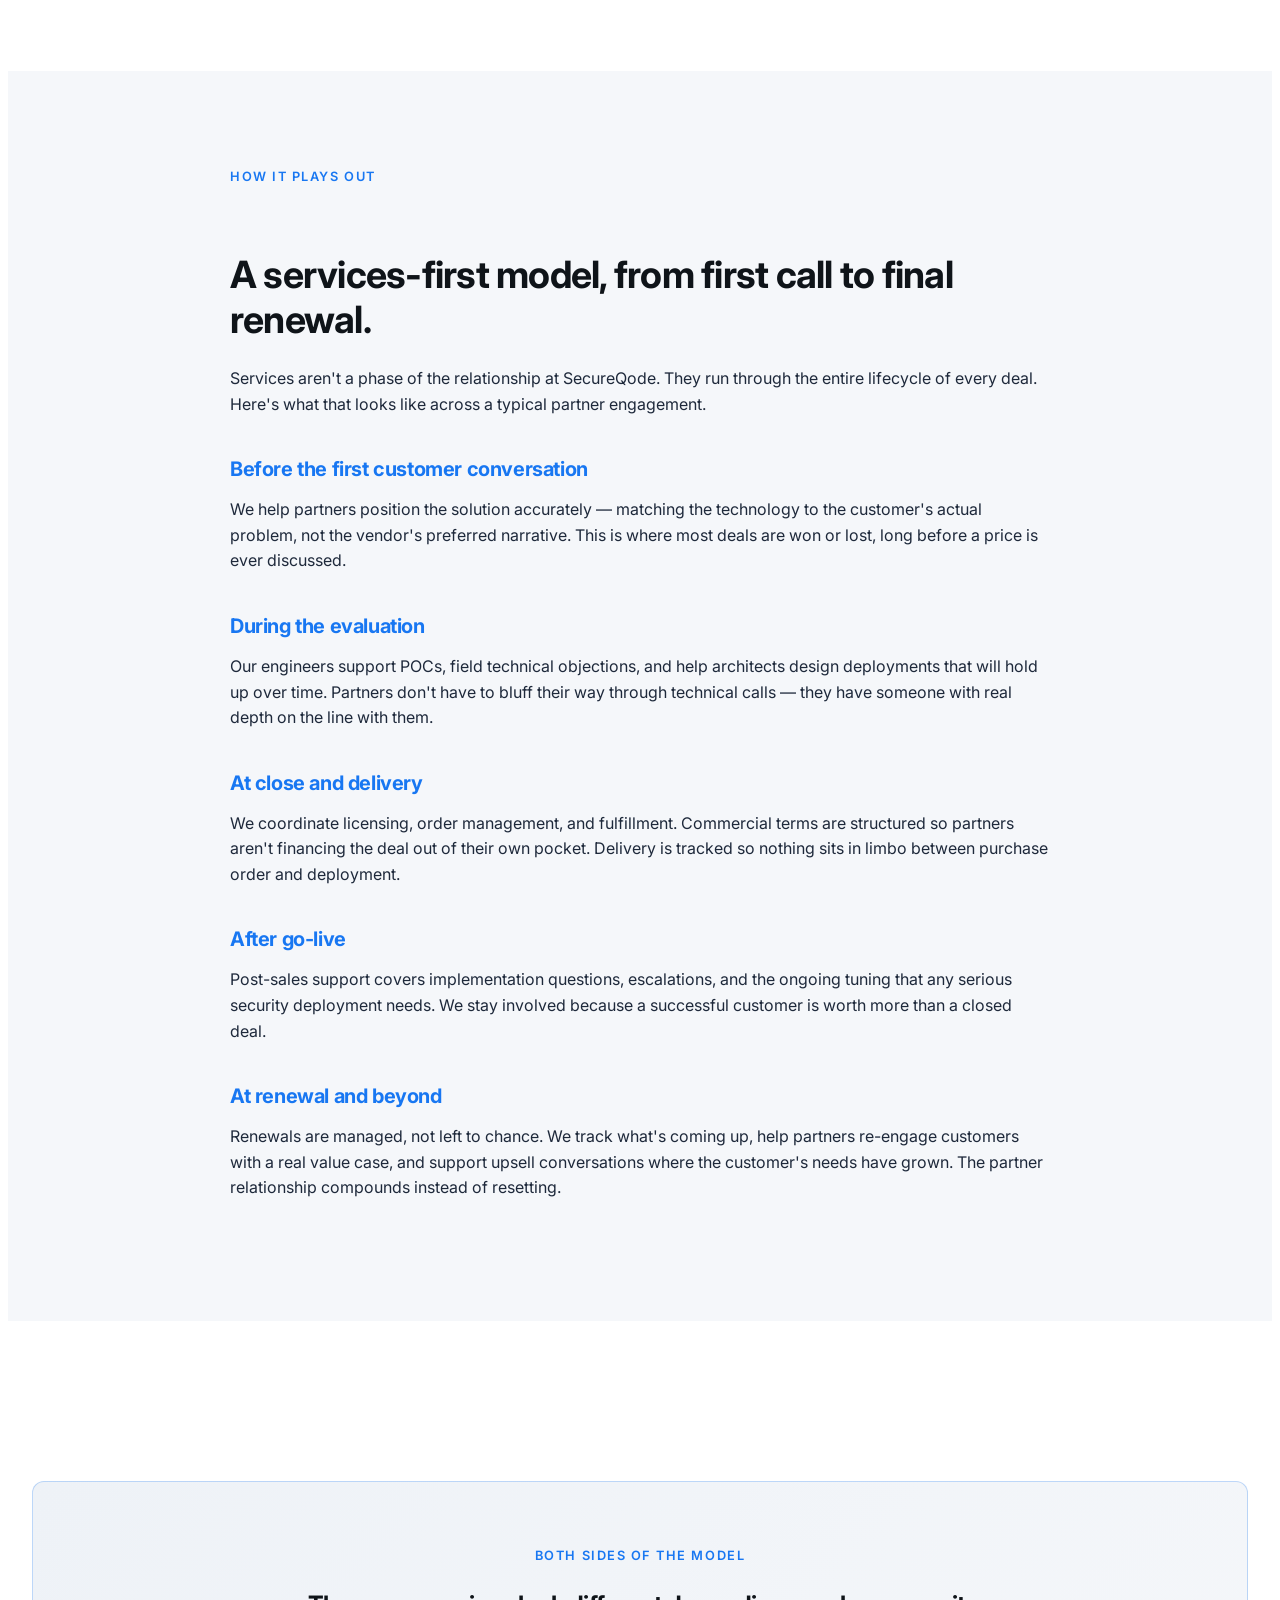
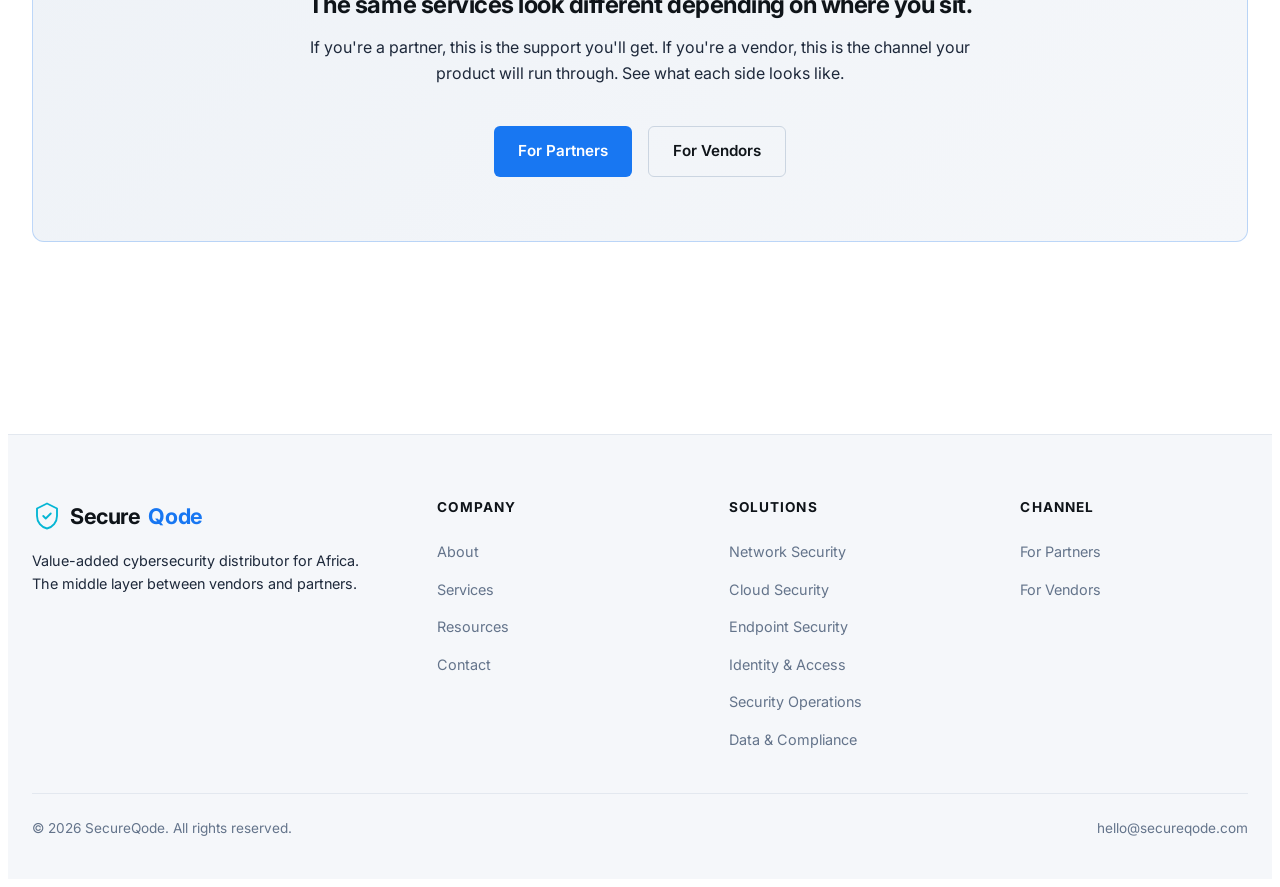
<file: services.html>
<!DOCTYPE html>
<html lang="en">
<head>
  <meta charset="UTF-8">
  <meta name="viewport" content="width=device-width, initial-scale=1.0">
  <title>Services — SecureQode</title>
  <meta name="description" content="The six services SecureQode brings to every partner relationship: pre-sales, enablement, demand generation, logistics, commercial support, and lifecycle management.">
  <link rel="preconnect" href="https://fonts.googleapis.com">
  <link rel="preconnect" href="https://fonts.gstatic.com" crossorigin>
  <link href="https://fonts.googleapis.com/css2?family=Inter:wght@400;500;600;700&display=swap" rel="stylesheet">
  <link rel="stylesheet" href="css/styles.css">
</head>
<body>

<header class="site-header">
  <div class="container">
    <nav class="nav">
      <a href="index.html" class="logo">
        <svg class="logo-mark" viewBox="0 0 24 24" fill="none">
          <path d="M12 2L4 6v6c0 5 3.5 9 8 10 4.5-1 8-5 8-10V6l-8-4z" stroke="#06b6d4" stroke-width="1.5" stroke-linejoin="round"/>
          <path d="M9 12l2 2 4-4" stroke="#06b6d4" stroke-width="1.5" stroke-linecap="round" stroke-linejoin="round"/>
        </svg>
        Secure<span class="logo-accent">Qode</span>
      </a>
      <button class="nav-toggle" aria-label="Toggle menu">
        <span></span><span></span><span></span>
      </button>
      <ul class="nav-links">
        <li><a href="solutions.html">Solutions</a></li>
        <li><a href="services.html">Services</a></li>
        <li><a href="vendors.html">Vendors</a></li>
        <li><a href="partners.html">Partners</a></li>
        <li><a href="resources.html">Resources</a></li>
        <li><a href="about.html">About</a></li>
        <li><a href="contact.html" class="nav-cta">Contact</a></li>
      </ul>
    </nav>
  </div>
</header>

<main>

  <section class="page-header">
    <div class="container">
      <span class="eyebrow">Our Operating Model</span>
      <h1>We sell services with products attached — not the other way around.</h1>
      <p class="lead">
        Distribution has traditionally meant moving stock and settling invoices. That model is not enough to grow a cybersecurity practice in African markets. SecureQode is built around a different premise: that a distributor earns its keep by making its partners more capable and its vendors more successful, on every deal.
      </p>
    </div>
  </section>

  <section>
    <div class="container">
      <div class="section-header">
        <span class="eyebrow">The Six Services</span>
        <h2>What every SecureQode partner relationship includes.</h2>
        <p class="lead">
          These aren't premium add-ons or enterprise-tier unlocks. They're part of the standard model for every vendor we represent and every partner we work with.
        </p>
      </div>

      <div class="service-grid">
        <div class="service-card">
          <h4>Pre-Sales & Solution Design</h4>
          <p>Engineers who sit with your team through architecture decisions, sizing, and proof-of-concept work. The goal is a deployment that actually fits the customer's environment — not one that fits the vendor's ideal scenario.</p>
        </div>
        <div class="service-card">
          <h4>Training & Enablement</h4>
          <p>Structured paths that move your team from product awareness to product confidence. Sales positioning, technical deep dives, and hands-on labs — designed around what partners actually need to close and deliver deals.</p>
        </div>
        <div class="service-card">
          <h4>Marketing & Demand</h4>
          <p>Co-branded campaigns, regional events, and qualified lead programs that give partners a reason to open customer conversations. Demand generation as a shared activity, not something partners have to do alone.</p>
        </div>
        <div class="service-card">
          <h4>Logistics & Fulfillment</h4>
          <p>Stocking, order management, and delivery across the markets we cover. Fulfillment coordinated so partners aren't chasing shipments or reconciling mismatched deliveries — the operational layer that keeps deals from stalling after they close.</p>
        </div>
        <div class="service-card">
          <h4>Commercial & Financing</h4>
          <p>Payment terms, subscription billing, and licensing structures shaped around what channel businesses can realistically absorb. Including financing options that let partners take on larger deals without straining working capital.</p>
        </div>
        <div class="service-card">
          <h4>Renewals & Lifecycle</h4>
          <p>Tracking that runs from the day a deal closes to the day it comes up for renewal — and the years in between. Escalation support, upgrade planning, and renewal management, so protection doesn't quietly lapse when nobody's looking.</p>
        </div>
      </div>
    </div>
  </section>

  <section class="section-alt">
    <div class="container">
      <div class="content-block">
        <span class="eyebrow">How It Plays Out</span>
        <h2>A services-first model, from first call to final renewal.</h2>
        <p>
          Services aren't a phase of the relationship at SecureQode. They run through the entire lifecycle of every deal. Here's what that looks like across a typical partner engagement.
        </p>

        <h3>Before the first customer conversation</h3>
        <p>
          We help partners position the solution accurately — matching the technology to the customer's actual problem, not the vendor's preferred narrative. This is where most deals are won or lost, long before a price is ever discussed.
        </p>

        <h3>During the evaluation</h3>
        <p>
          Our engineers support POCs, field technical objections, and help architects design deployments that will hold up over time. Partners don't have to bluff their way through technical calls — they have someone with real depth on the line with them.
        </p>

        <h3>At close and delivery</h3>
        <p>
          We coordinate licensing, order management, and fulfillment. Commercial terms are structured so partners aren't financing the deal out of their own pocket. Delivery is tracked so nothing sits in limbo between purchase order and deployment.
        </p>

        <h3>After go-live</h3>
        <p>
          Post-sales support covers implementation questions, escalations, and the ongoing tuning that any serious security deployment needs. We stay involved because a successful customer is worth more than a closed deal.
        </p>

        <h3>At renewal and beyond</h3>
        <p>
          Renewals are managed, not left to chance. We track what's coming up, help partners re-engage customers with a real value case, and support upsell conversations where the customer's needs have grown. The partner relationship compounds instead of resetting.
        </p>
      </div>
    </div>
  </section>

  <section>
    <div class="container">
      <div class="vendor-cta">
        <span class="eyebrow">Both Sides of the Model</span>
        <h3>The same services look different depending on where you sit.</h3>
        <p>If you're a partner, this is the support you'll get. If you're a vendor, this is the channel your product will run through. See what each side looks like.</p>
        <div class="btn-group" style="justify-content: center;">
          <a href="partners.html" class="btn btn-primary">For Partners</a>
          <a href="vendors.html" class="btn btn-secondary">For Vendors</a>
        </div>
      </div>
    </div>
  </section>

</main>

<footer class="site-footer">
  <div class="container">
    <div class="footer-grid">
      <div class="footer-brand">
        <a href="index.html" class="logo">
          <svg class="logo-mark" viewBox="0 0 24 24" fill="none">
            <path d="M12 2L4 6v6c0 5 3.5 9 8 10 4.5-1 8-5 8-10V6l-8-4z" stroke="#06b6d4" stroke-width="1.5" stroke-linejoin="round"/>
            <path d="M9 12l2 2 4-4" stroke="#06b6d4" stroke-width="1.5" stroke-linecap="round" stroke-linejoin="round"/>
          </svg>
          Secure<span class="logo-accent">Qode</span>
        </a>
        <p>Value-added cybersecurity distributor for Africa. The middle layer between vendors and partners.</p>
      </div>
      <div class="footer-col">
        <h4>Company</h4>
        <ul>
          <li><a href="about.html">About</a></li>
          <li><a href="services.html">Services</a></li>
          <li><a href="resources.html">Resources</a></li>
          <li><a href="contact.html">Contact</a></li>
        </ul>
      </div>
      <div class="footer-col">
        <h4>Solutions</h4>
        <ul>
          <li><a href="solutions.html#network">Network Security</a></li>
          <li><a href="solutions.html#cloud">Cloud Security</a></li>
          <li><a href="solutions.html#endpoint">Endpoint Security</a></li>
          <li><a href="solutions.html#identity">Identity & Access</a></li>
          <li><a href="solutions.html#operations">Security Operations</a></li>
          <li><a href="solutions.html#data">Data & Compliance</a></li>
        </ul>
      </div>
      <div class="footer-col">
        <h4>Channel</h4>
        <ul>
          <li><a href="partners.html">For Partners</a></li>
          <li><a href="vendors.html">For Vendors</a></li>
        </ul>
      </div>
    </div>
    <div class="footer-bottom">
      <span>© <span id="year"></span> SecureQode. All rights reserved.</span>
      <span>hello@secureqode.com</span>
    </div>
  </div>
</footer>

<script src="js/main.js"></script>
</body>
</html>
</file>
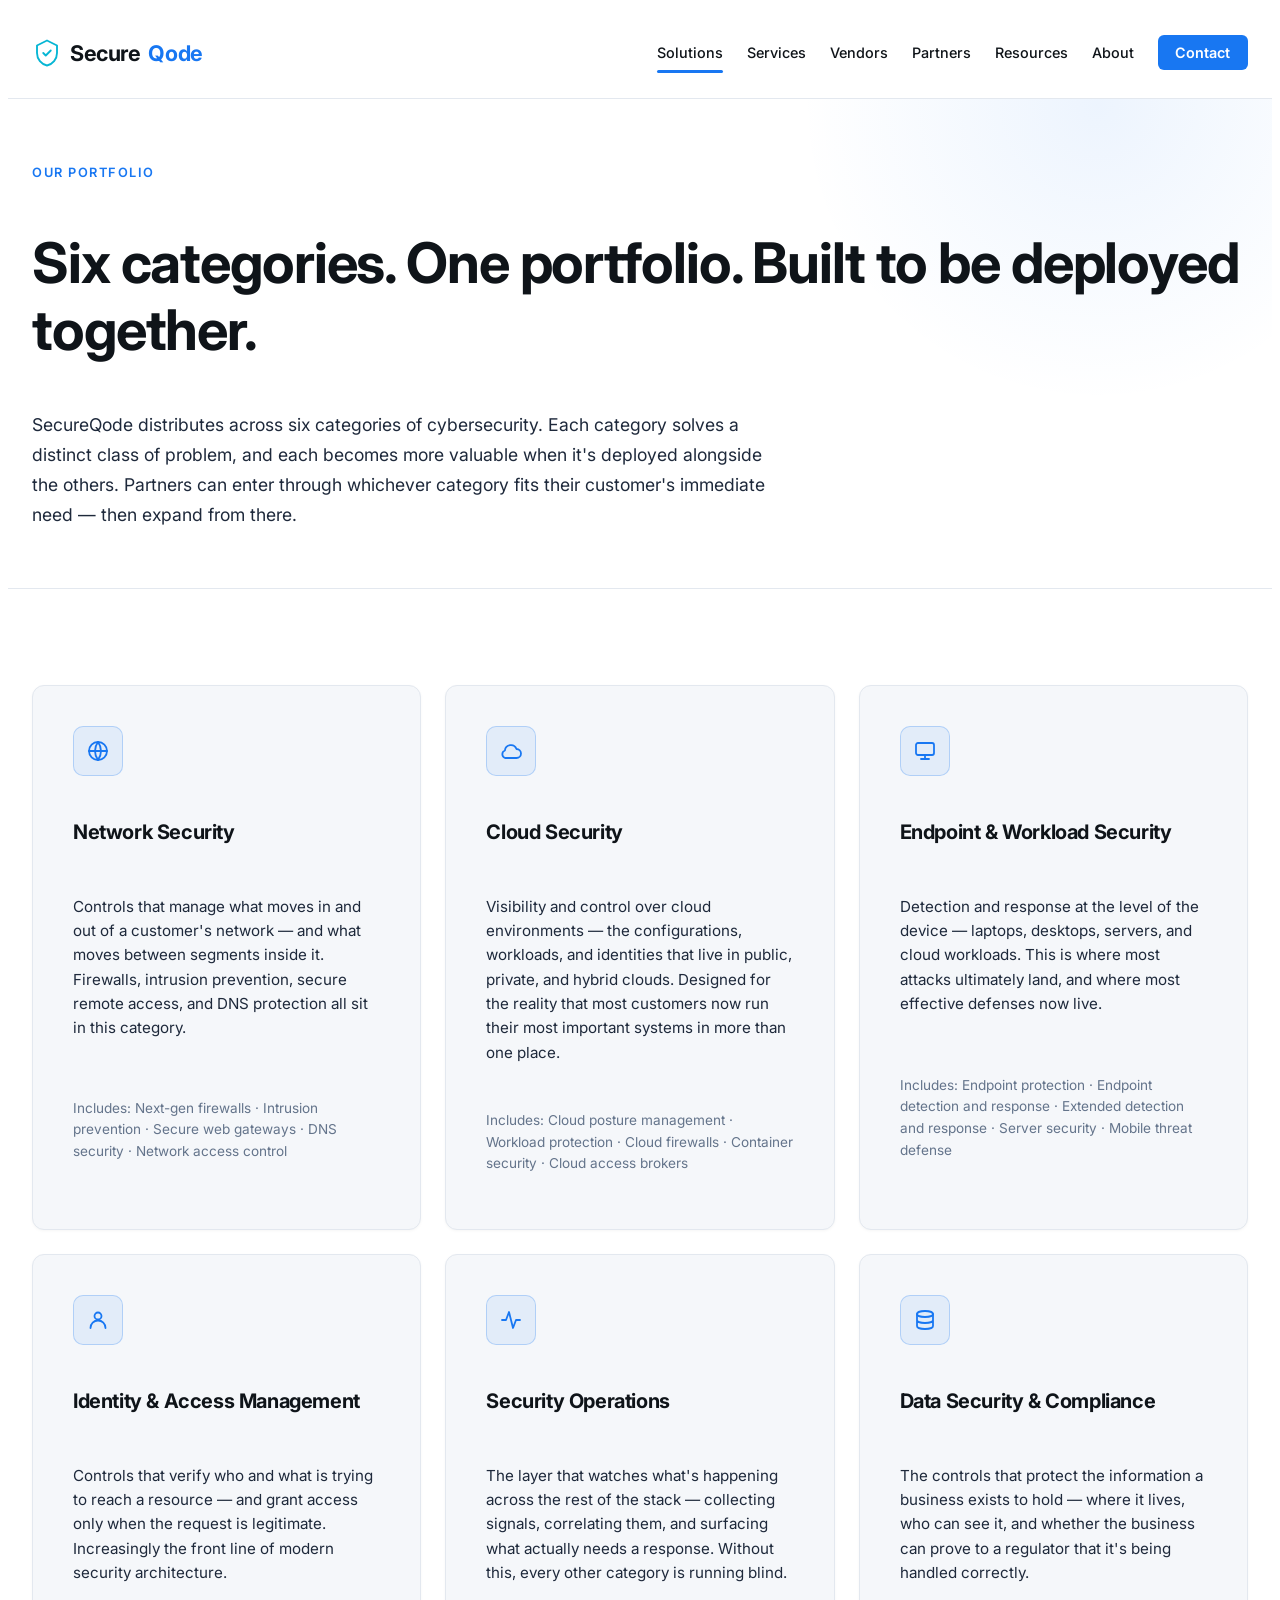
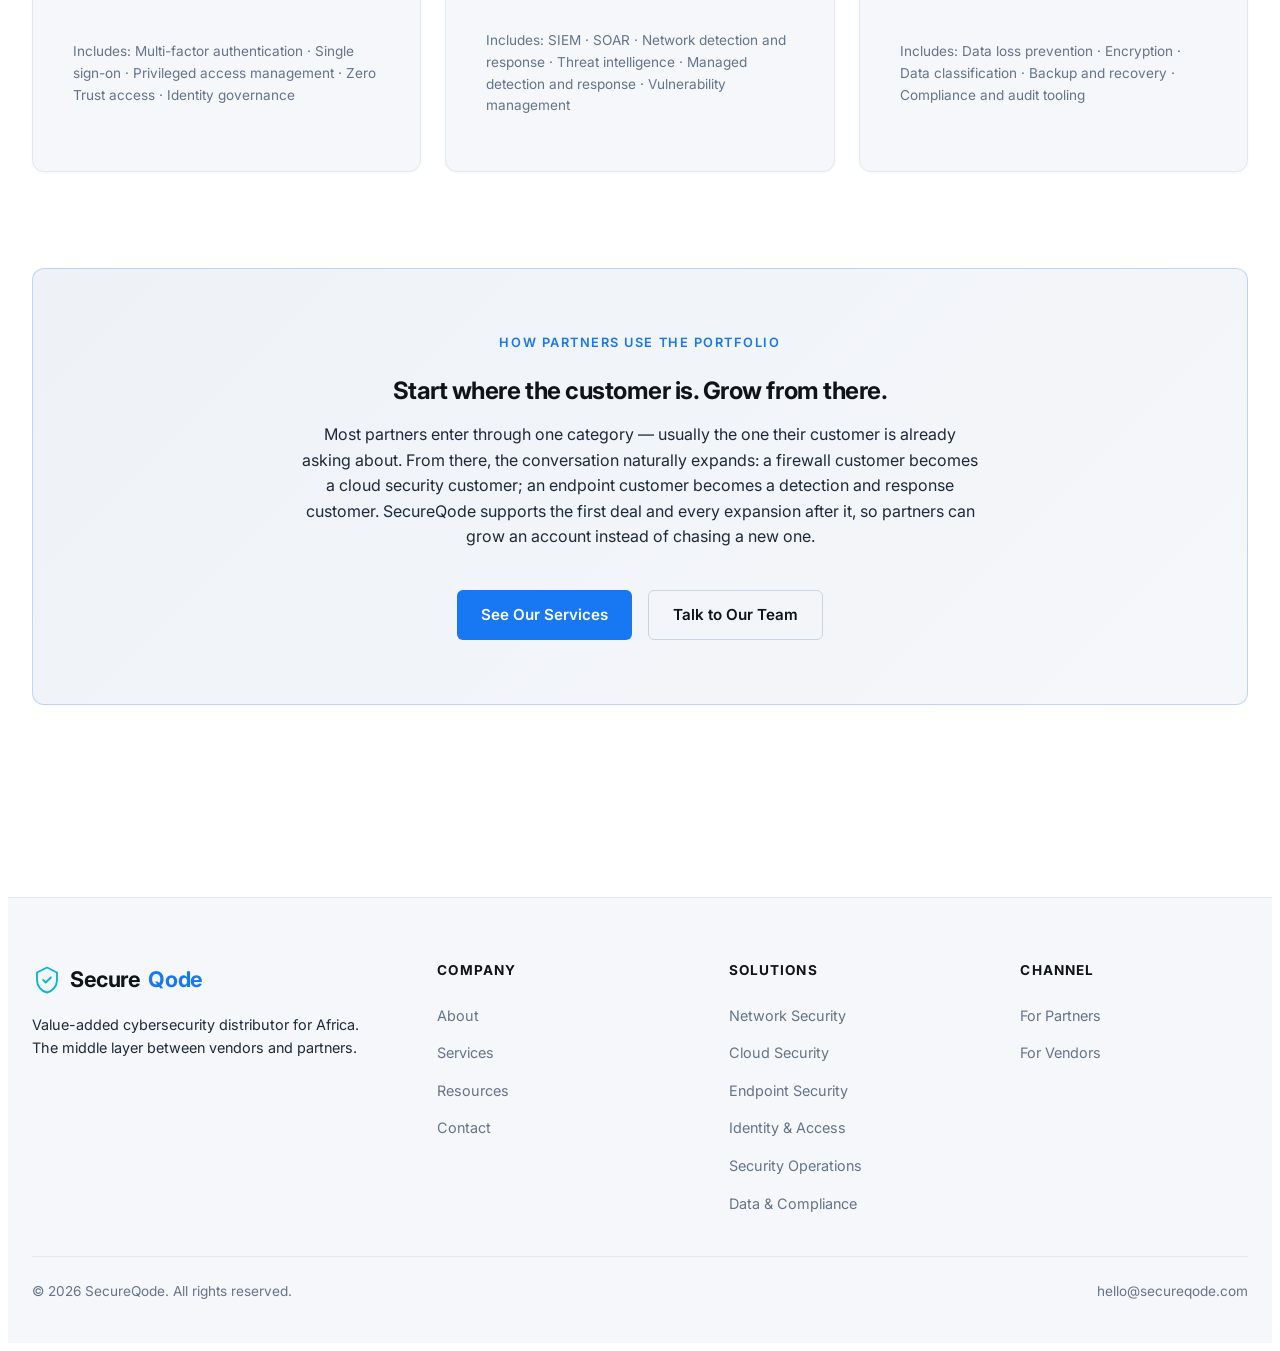
<file: solutions.html>
<!DOCTYPE html>
<html lang="en">
<head>
  <meta charset="UTF-8">
  <meta name="viewport" content="width=device-width, initial-scale=1.0">
  <title>Solutions — SecureQode</title>
  <meta name="description" content="SecureQode distributes cybersecurity solutions across six categories — network, cloud, endpoint, identity, operations, and data security — for partners across Africa.">
  <link rel="preconnect" href="https://fonts.googleapis.com">
  <link rel="preconnect" href="https://fonts.gstatic.com" crossorigin>
  <link href="https://fonts.googleapis.com/css2?family=Inter:wght@400;500;600;700&display=swap" rel="stylesheet">
  <link rel="stylesheet" href="css/styles.css">
</head>
<body>

<header class="site-header">
  <div class="container">
    <nav class="nav">
      <a href="index.html" class="logo">
        <svg class="logo-mark" viewBox="0 0 24 24" fill="none">
          <path d="M12 2L4 6v6c0 5 3.5 9 8 10 4.5-1 8-5 8-10V6l-8-4z" stroke="#06b6d4" stroke-width="1.5" stroke-linejoin="round"/>
          <path d="M9 12l2 2 4-4" stroke="#06b6d4" stroke-width="1.5" stroke-linecap="round" stroke-linejoin="round"/>
        </svg>
        Secure<span class="logo-accent">Qode</span>
      </a>
      <button class="nav-toggle" aria-label="Toggle menu">
        <span></span><span></span><span></span>
      </button>
      <ul class="nav-links">
        <li><a href="solutions.html">Solutions</a></li>
        <li><a href="services.html">Services</a></li>
        <li><a href="vendors.html">Vendors</a></li>
        <li><a href="partners.html">Partners</a></li>
        <li><a href="resources.html">Resources</a></li>
        <li><a href="about.html">About</a></li>
        <li><a href="contact.html" class="nav-cta">Contact</a></li>
      </ul>
    </nav>
  </div>
</header>

<main>

  <section class="page-header">
    <div class="container">
      <span class="eyebrow">Our Portfolio</span>
      <h1>Six categories. One portfolio. Built to be deployed together.</h1>
      <p class="lead">
        SecureQode distributes across six categories of cybersecurity. Each category solves a distinct class of problem, and each becomes more valuable when it's deployed alongside the others. Partners can enter through whichever category fits their customer's immediate need — then expand from there.
      </p>
    </div>
  </section>

  <section>
    <div class="container">
      <div class="pillar-grid">

        <div class="pillar-card" id="network">
          <div class="pillar-icon">
            <svg viewBox="0 0 24 24" fill="none" stroke="currentColor" stroke-width="1.8" stroke-linecap="round" stroke-linejoin="round">
              <circle cx="12" cy="12" r="9"/>
              <path d="M3 12h18M12 3a15 15 0 010 18M12 3a15 15 0 000 18"/>
            </svg>
          </div>
          <h3>Network Security</h3>
          <p>
            Controls that manage what moves in and out of a customer's network — and what moves between segments inside it. Firewalls, intrusion prevention, secure remote access, and DNS protection all sit in this category.
          </p>
          <p style="color: var(--text-muted); font-size: 0.85rem;">
            Includes: Next-gen firewalls · Intrusion prevention · Secure web gateways · DNS security · Network access control
          </p>
        </div>

        <div class="pillar-card" id="cloud">
          <div class="pillar-icon">
            <svg viewBox="0 0 24 24" fill="none" stroke="currentColor" stroke-width="1.8" stroke-linecap="round" stroke-linejoin="round">
              <path d="M17.5 19a4.5 4.5 0 100-9 6 6 0 00-11.6 1.5A4 4 0 006 19h11.5z"/>
            </svg>
          </div>
          <h3>Cloud Security</h3>
          <p>
            Visibility and control over cloud environments — the configurations, workloads, and identities that live in public, private, and hybrid clouds. Designed for the reality that most customers now run their most important systems in more than one place.
          </p>
          <p style="color: var(--text-muted); font-size: 0.85rem;">
            Includes: Cloud posture management · Workload protection · Cloud firewalls · Container security · Cloud access brokers
          </p>
        </div>

        <div class="pillar-card" id="endpoint">
          <div class="pillar-icon">
            <svg viewBox="0 0 24 24" fill="none" stroke="currentColor" stroke-width="1.8" stroke-linecap="round" stroke-linejoin="round">
              <rect x="3" y="4" width="18" height="12" rx="2"/>
              <path d="M8 20h8M12 16v4"/>
            </svg>
          </div>
          <h3>Endpoint & Workload Security</h3>
          <p>
            Detection and response at the level of the device — laptops, desktops, servers, and cloud workloads. This is where most attacks ultimately land, and where most effective defenses now live.
          </p>
          <p style="color: var(--text-muted); font-size: 0.85rem;">
            Includes: Endpoint protection · Endpoint detection and response · Extended detection and response · Server security · Mobile threat defense
          </p>
        </div>

        <div class="pillar-card" id="identity">
          <div class="pillar-icon">
            <svg viewBox="0 0 24 24" fill="none" stroke="currentColor" stroke-width="1.8" stroke-linecap="round" stroke-linejoin="round">
              <circle cx="12" cy="8" r="3.5"/>
              <path d="M4.5 20a7.5 7.5 0 0115 0"/>
            </svg>
          </div>
          <h3>Identity & Access Management</h3>
          <p>
            Controls that verify who and what is trying to reach a resource — and grant access only when the request is legitimate. Increasingly the front line of modern security architecture.
          </p>
          <p style="color: var(--text-muted); font-size: 0.85rem;">
            Includes: Multi-factor authentication · Single sign-on · Privileged access management · Zero Trust access · Identity governance
          </p>
        </div>

        <div class="pillar-card" id="operations">
          <div class="pillar-icon">
            <svg viewBox="0 0 24 24" fill="none" stroke="currentColor" stroke-width="1.8" stroke-linecap="round" stroke-linejoin="round">
              <path d="M3 12h4l3-8 4 16 3-8h4"/>
            </svg>
          </div>
          <h3>Security Operations</h3>
          <p>
            The layer that watches what's happening across the rest of the stack — collecting signals, correlating them, and surfacing what actually needs a response. Without this, every other category is running blind.
          </p>
          <p style="color: var(--text-muted); font-size: 0.85rem;">
            Includes: SIEM · SOAR · Network detection and response · Threat intelligence · Managed detection and response · Vulnerability management
          </p>
        </div>

        <div class="pillar-card" id="data">
          <div class="pillar-icon">
            <svg viewBox="0 0 24 24" fill="none" stroke="currentColor" stroke-width="1.8" stroke-linecap="round" stroke-linejoin="round">
              <ellipse cx="12" cy="6" rx="8" ry="3"/>
              <path d="M4 6v6c0 1.7 3.6 3 8 3s8-1.3 8-3V6M4 12v6c0 1.7 3.6 3 8 3s8-1.3 8-3v-6"/>
            </svg>
          </div>
          <h3>Data Security & Compliance</h3>
          <p>
            The controls that protect the information a business exists to hold — where it lives, who can see it, and whether the business can prove to a regulator that it's being handled correctly.
          </p>
          <p style="color: var(--text-muted); font-size: 0.85rem;">
            Includes: Data loss prevention · Encryption · Data classification · Backup and recovery · Compliance and audit tooling
          </p>
        </div>

      </div>

      <div class="vendor-cta" style="margin-top: var(--space-2xl);">
        <span class="eyebrow">How Partners Use the Portfolio</span>
        <h3>Start where the customer is. Grow from there.</h3>
        <p>
          Most partners enter through one category — usually the one their customer is already asking about. From there, the conversation naturally expands: a firewall customer becomes a cloud security customer; an endpoint customer becomes a detection and response customer. SecureQode supports the first deal and every expansion after it, so partners can grow an account instead of chasing a new one.
        </p>
        <div class="btn-group" style="justify-content: center;">
          <a href="services.html" class="btn btn-primary">See Our Services</a>
          <a href="contact.html" class="btn btn-secondary">Talk to Our Team</a>
        </div>
      </div>
    </div>
  </section>

</main>

<footer class="site-footer">
  <div class="container">
    <div class="footer-grid">
      <div class="footer-brand">
        <a href="index.html" class="logo">
          <svg class="logo-mark" viewBox="0 0 24 24" fill="none">
            <path d="M12 2L4 6v6c0 5 3.5 9 8 10 4.5-1 8-5 8-10V6l-8-4z" stroke="#06b6d4" stroke-width="1.5" stroke-linejoin="round"/>
            <path d="M9 12l2 2 4-4" stroke="#06b6d4" stroke-width="1.5" stroke-linecap="round" stroke-linejoin="round"/>
          </svg>
          Secure<span class="logo-accent">Qode</span>
        </a>
        <p>Value-added cybersecurity distributor for Africa. The middle layer between vendors and partners.</p>
      </div>
      <div class="footer-col">
        <h4>Company</h4>
        <ul>
          <li><a href="about.html">About</a></li>
          <li><a href="services.html">Services</a></li>
          <li><a href="resources.html">Resources</a></li>
          <li><a href="contact.html">Contact</a></li>
        </ul>
      </div>
      <div class="footer-col">
        <h4>Solutions</h4>
        <ul>
          <li><a href="solutions.html#network">Network Security</a></li>
          <li><a href="solutions.html#cloud">Cloud Security</a></li>
          <li><a href="solutions.html#endpoint">Endpoint Security</a></li>
          <li><a href="solutions.html#identity">Identity & Access</a></li>
          <li><a href="solutions.html#operations">Security Operations</a></li>
          <li><a href="solutions.html#data">Data & Compliance</a></li>
        </ul>
      </div>
      <div class="footer-col">
        <h4>Channel</h4>
        <ul>
          <li><a href="partners.html">For Partners</a></li>
          <li><a href="vendors.html">For Vendors</a></li>
        </ul>
      </div>
    </div>
    <div class="footer-bottom">
      <span>© <span id="year"></span> SecureQode. All rights reserved.</span>
      <span>hello@secureqode.com</span>
    </div>
  </div>
</footer>

<script src="js/main.js"></script>
</body>
</html>
</file>
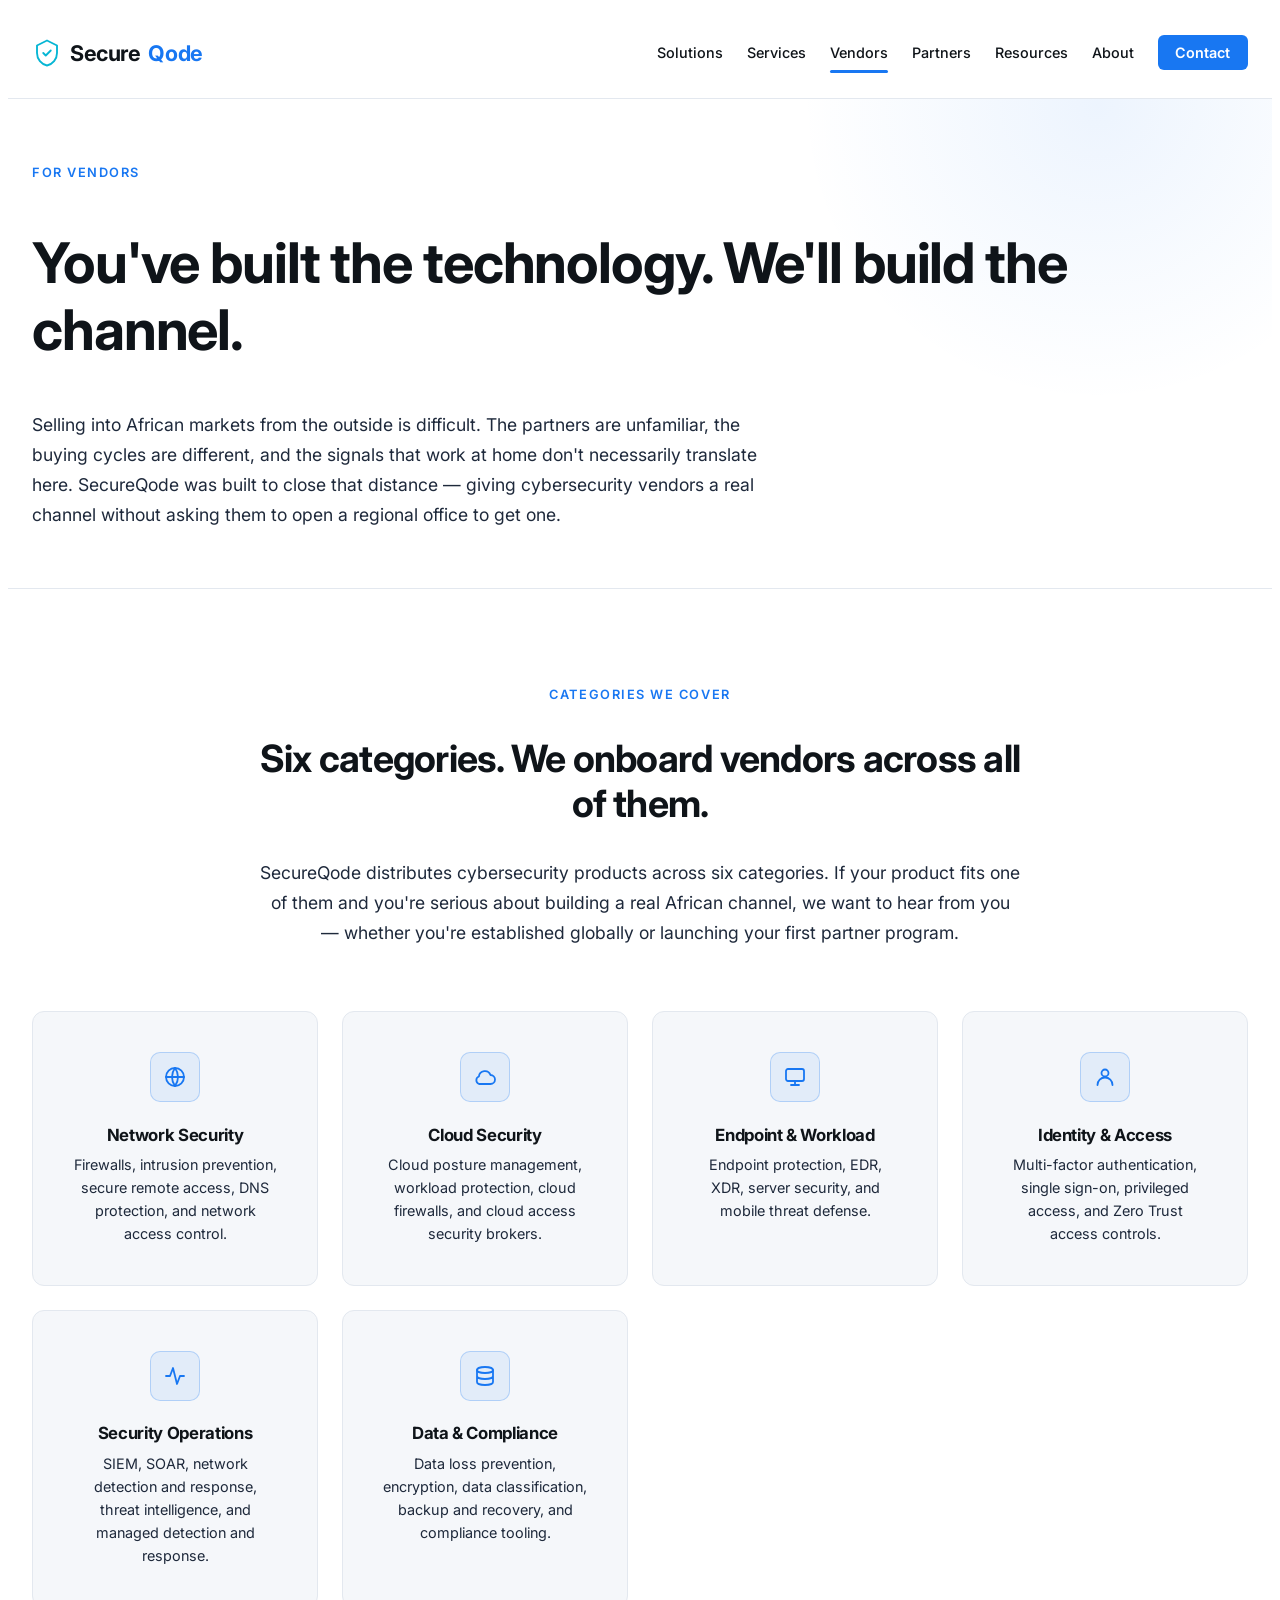
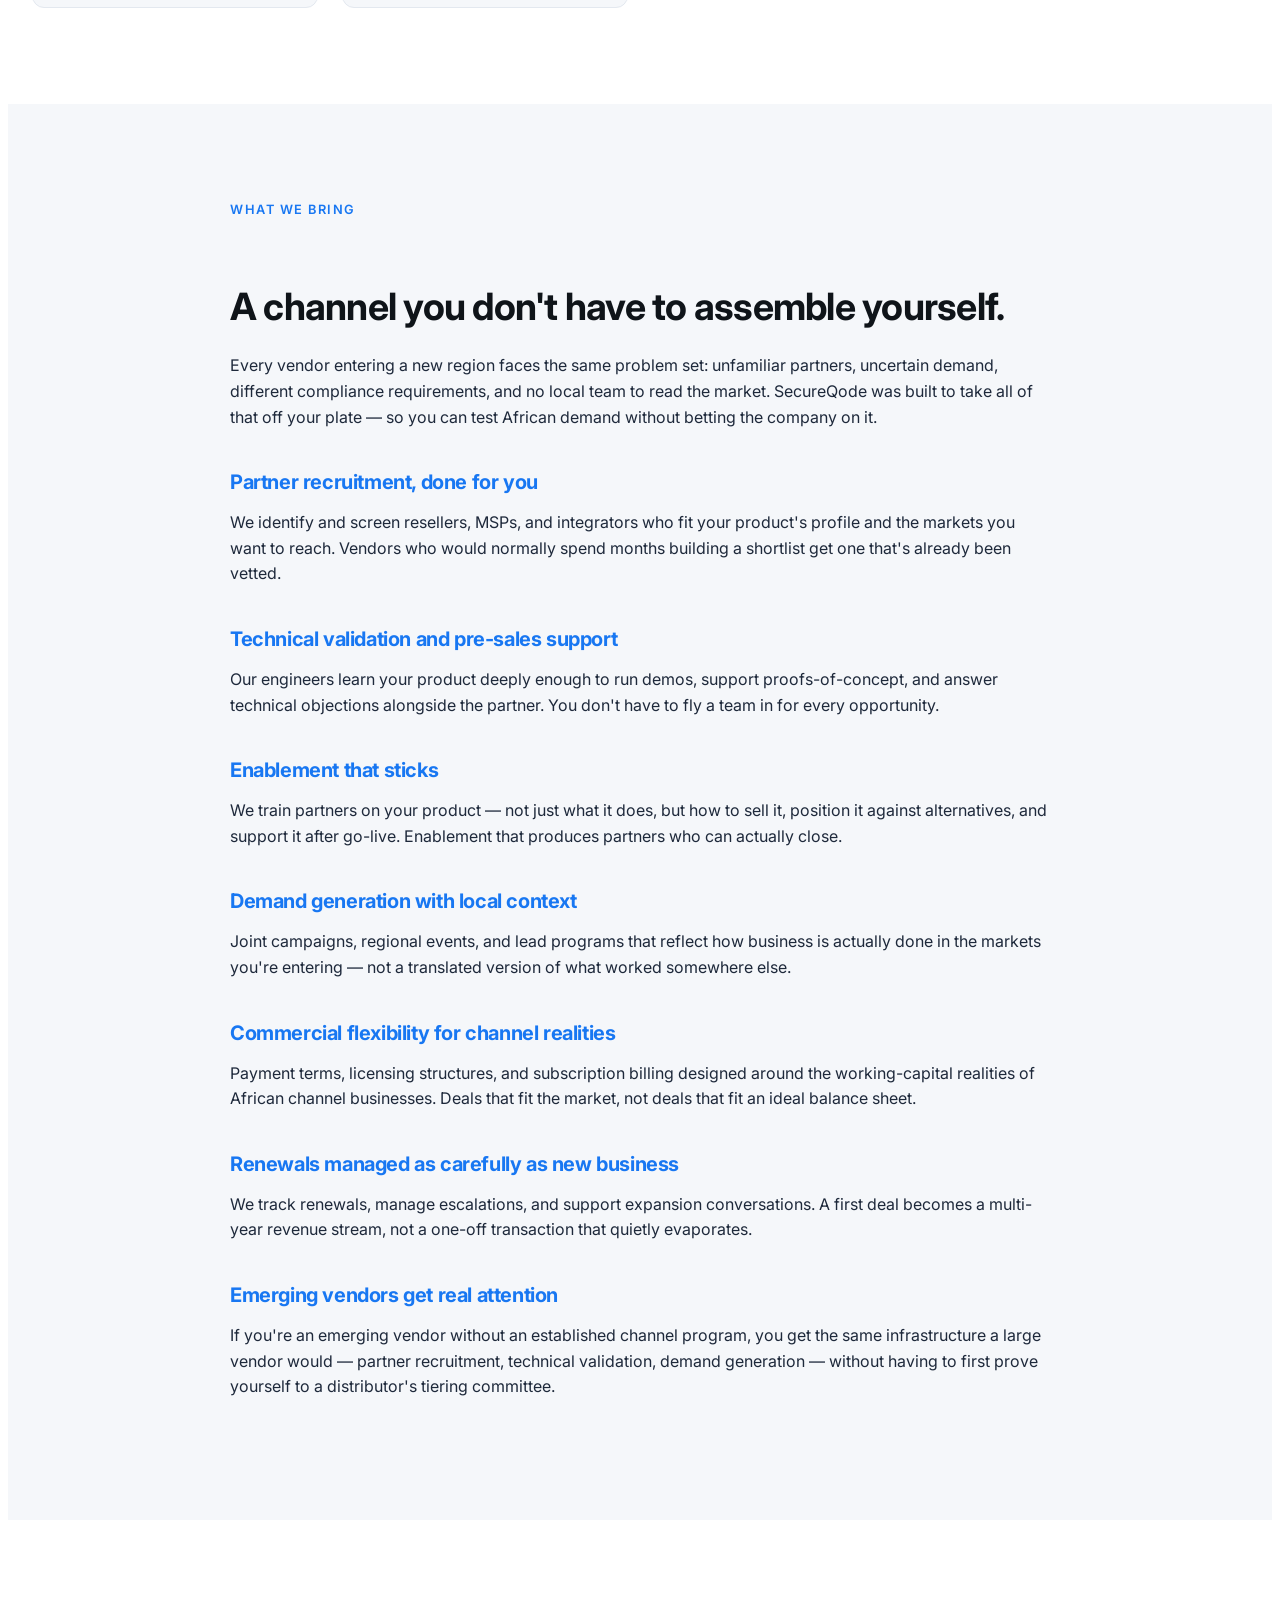
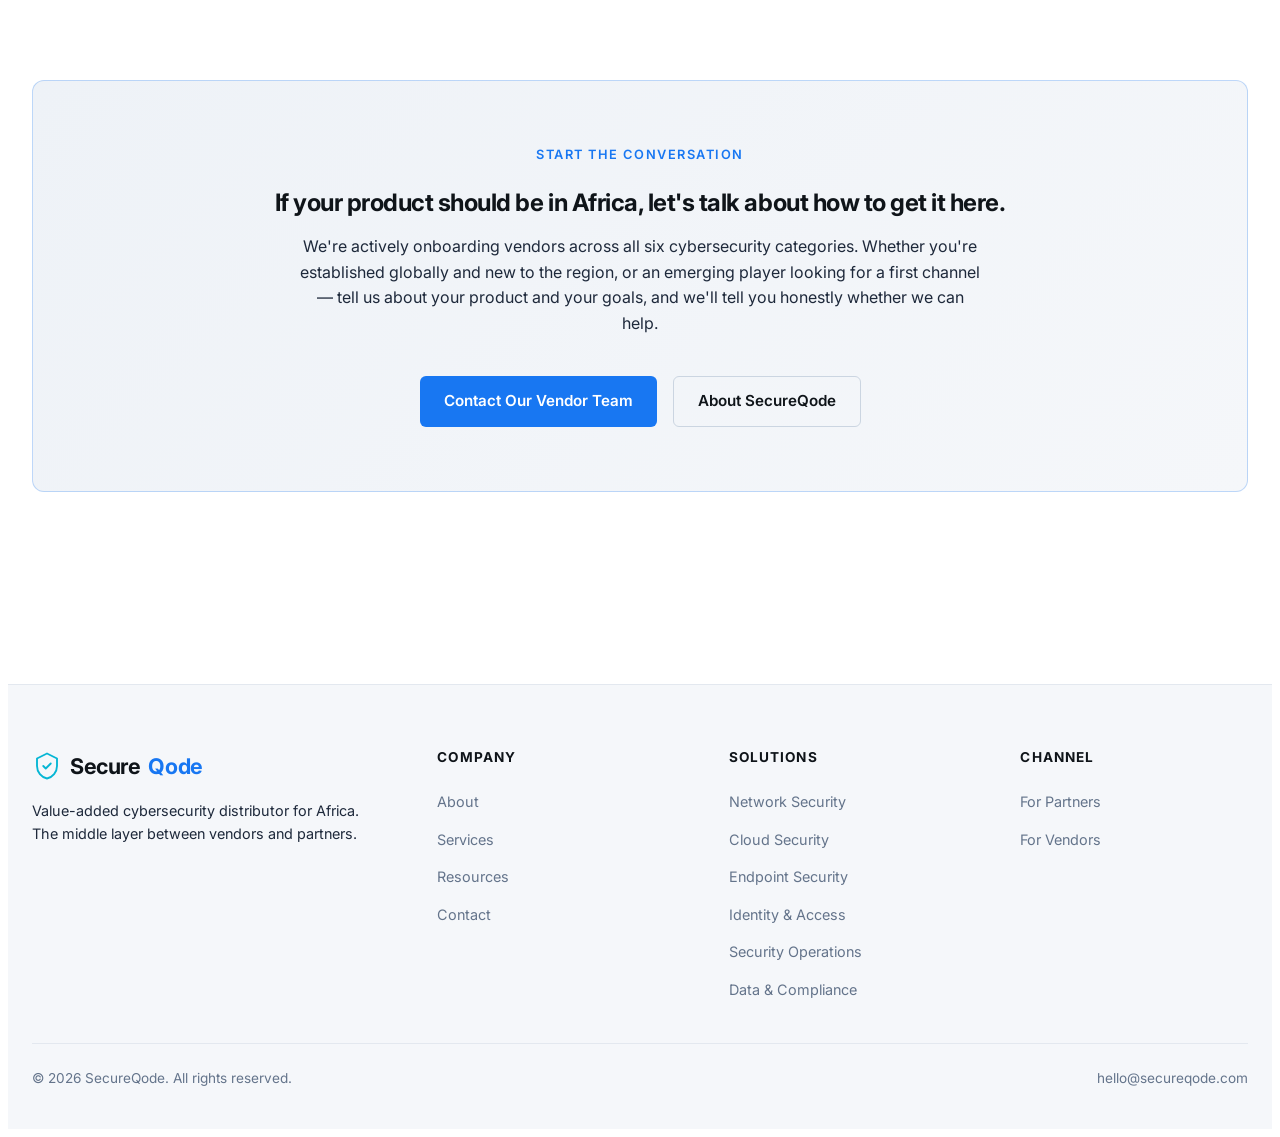
<file: vendors.html>
<!DOCTYPE html>
<html lang="en">
<head>
  <meta charset="UTF-8">
  <meta name="viewport" content="width=device-width, initial-scale=1.0">
  <title>Vendors — SecureQode</title>
  <meta name="description" content="SecureQode builds channels for cybersecurity vendors entering African markets — partner recruitment, technical validation, and demand generation, without a regional office.">
  <link rel="preconnect" href="https://fonts.googleapis.com">
  <link rel="preconnect" href="https://fonts.gstatic.com" crossorigin>
  <link href="https://fonts.googleapis.com/css2?family=Inter:wght@400;500;600;700&display=swap" rel="stylesheet">
  <link rel="stylesheet" href="css/styles.css">
</head>
<body>

<header class="site-header">
  <div class="container">
    <nav class="nav">
      <a href="index.html" class="logo">
        <svg class="logo-mark" viewBox="0 0 24 24" fill="none">
          <path d="M12 2L4 6v6c0 5 3.5 9 8 10 4.5-1 8-5 8-10V6l-8-4z" stroke="#06b6d4" stroke-width="1.5" stroke-linejoin="round"/>
          <path d="M9 12l2 2 4-4" stroke="#06b6d4" stroke-width="1.5" stroke-linecap="round" stroke-linejoin="round"/>
        </svg>
        Secure<span class="logo-accent">Qode</span>
      </a>
      <button class="nav-toggle" aria-label="Toggle menu">
        <span></span><span></span><span></span>
      </button>
      <ul class="nav-links">
        <li><a href="solutions.html">Solutions</a></li>
        <li><a href="services.html">Services</a></li>
        <li><a href="vendors.html">Vendors</a></li>
        <li><a href="partners.html">Partners</a></li>
        <li><a href="resources.html">Resources</a></li>
        <li><a href="about.html">About</a></li>
        <li><a href="contact.html" class="nav-cta">Contact</a></li>
      </ul>
    </nav>
  </div>
</header>

<main>

  <section class="page-header">
    <div class="container">
      <span class="eyebrow">For Vendors</span>
      <h1>You've built the technology. We'll build the channel.</h1>
      <p class="lead">
        Selling into African markets from the outside is difficult. The partners are unfamiliar, the buying cycles are different, and the signals that work at home don't necessarily translate here. SecureQode was built to close that distance — giving cybersecurity vendors a real channel without asking them to open a regional office to get one.
      </p>
    </div>
  </section>

  <section>
    <div class="container">
      <div class="section-header">
        <span class="eyebrow">Categories We Cover</span>
        <h2>Six categories. We onboard vendors across all of them.</h2>
        <p class="lead">
          SecureQode distributes cybersecurity products across six categories. If your product fits one of them and you're serious about building a real African channel, we want to hear from you — whether you're established globally or launching your first partner program.
        </p>
      </div>

      <div class="vendor-grid">

        <div class="vendor-card">
          <div class="pillar-icon">
            <svg viewBox="0 0 24 24" fill="none" stroke="currentColor" stroke-width="1.8" stroke-linecap="round" stroke-linejoin="round">
              <circle cx="12" cy="12" r="9"/>
              <path d="M3 12h18M12 3a15 15 0 010 18M12 3a15 15 0 000 18"/>
            </svg>
          </div>
          <h4>Network Security</h4>
          <p>Firewalls, intrusion prevention, secure remote access, DNS protection, and network access control.</p>
        </div>

        <div class="vendor-card">
          <div class="pillar-icon">
            <svg viewBox="0 0 24 24" fill="none" stroke="currentColor" stroke-width="1.8" stroke-linecap="round" stroke-linejoin="round">
              <path d="M17.5 19a4.5 4.5 0 100-9 6 6 0 00-11.6 1.5A4 4 0 006 19h11.5z"/>
            </svg>
          </div>
          <h4>Cloud Security</h4>
          <p>Cloud posture management, workload protection, cloud firewalls, and cloud access security brokers.</p>
        </div>

        <div class="vendor-card">
          <div class="pillar-icon">
            <svg viewBox="0 0 24 24" fill="none" stroke="currentColor" stroke-width="1.8" stroke-linecap="round" stroke-linejoin="round">
              <rect x="3" y="4" width="18" height="12" rx="2"/>
              <path d="M8 20h8M12 16v4"/>
            </svg>
          </div>
          <h4>Endpoint & Workload</h4>
          <p>Endpoint protection, EDR, XDR, server security, and mobile threat defense.</p>
        </div>

        <div class="vendor-card">
          <div class="pillar-icon">
            <svg viewBox="0 0 24 24" fill="none" stroke="currentColor" stroke-width="1.8" stroke-linecap="round" stroke-linejoin="round">
              <circle cx="12" cy="8" r="3.5"/>
              <path d="M4.5 20a7.5 7.5 0 0115 0"/>
            </svg>
          </div>
          <h4>Identity & Access</h4>
          <p>Multi-factor authentication, single sign-on, privileged access, and Zero Trust access controls.</p>
        </div>

        <div class="vendor-card">
          <div class="pillar-icon">
            <svg viewBox="0 0 24 24" fill="none" stroke="currentColor" stroke-width="1.8" stroke-linecap="round" stroke-linejoin="round">
              <path d="M3 12h4l3-8 4 16 3-8h4"/>
            </svg>
          </div>
          <h4>Security Operations</h4>
          <p>SIEM, SOAR, network detection and response, threat intelligence, and managed detection and response.</p>
        </div>

        <div class="vendor-card">
          <div class="pillar-icon">
            <svg viewBox="0 0 24 24" fill="none" stroke="currentColor" stroke-width="1.8" stroke-linecap="round" stroke-linejoin="round">
              <ellipse cx="12" cy="6" rx="8" ry="3"/>
              <path d="M4 6v6c0 1.7 3.6 3 8 3s8-1.3 8-3V6M4 12v6c0 1.7 3.6 3 8 3s8-1.3 8-3v-6"/>
            </svg>
          </div>
          <h4>Data & Compliance</h4>
          <p>Data loss prevention, encryption, data classification, backup and recovery, and compliance tooling.</p>
        </div>

      </div>
    </div>
  </section>

  <section class="section-alt">
    <div class="container">
      <div class="content-block">
        <span class="eyebrow">What We Bring</span>
        <h2>A channel you don't have to assemble yourself.</h2>
        <p>
          Every vendor entering a new region faces the same problem set: unfamiliar partners, uncertain demand, different compliance requirements, and no local team to read the market. SecureQode was built to take all of that off your plate — so you can test African demand without betting the company on it.
        </p>

        <h3>Partner recruitment, done for you</h3>
        <p>
          We identify and screen resellers, MSPs, and integrators who fit your product's profile and the markets you want to reach. Vendors who would normally spend months building a shortlist get one that's already been vetted.
        </p>

        <h3>Technical validation and pre-sales support</h3>
        <p>
          Our engineers learn your product deeply enough to run demos, support proofs-of-concept, and answer technical objections alongside the partner. You don't have to fly a team in for every opportunity.
        </p>

        <h3>Enablement that sticks</h3>
        <p>
          We train partners on your product — not just what it does, but how to sell it, position it against alternatives, and support it after go-live. Enablement that produces partners who can actually close.
        </p>

        <h3>Demand generation with local context</h3>
        <p>
          Joint campaigns, regional events, and lead programs that reflect how business is actually done in the markets you're entering — not a translated version of what worked somewhere else.
        </p>

        <h3>Commercial flexibility for channel realities</h3>
        <p>
          Payment terms, licensing structures, and subscription billing designed around the working-capital realities of African channel businesses. Deals that fit the market, not deals that fit an ideal balance sheet.
        </p>

        <h3>Renewals managed as carefully as new business</h3>
        <p>
          We track renewals, manage escalations, and support expansion conversations. A first deal becomes a multi-year revenue stream, not a one-off transaction that quietly evaporates.
        </p>

        <h3>Emerging vendors get real attention</h3>
        <p>
          If you're an emerging vendor without an established channel program, you get the same infrastructure a large vendor would — partner recruitment, technical validation, demand generation — without having to first prove yourself to a distributor's tiering committee.
        </p>
      </div>
    </div>
  </section>

  <section>
    <div class="container">
      <div class="vendor-cta">
        <span class="eyebrow">Start the Conversation</span>
        <h3>If your product should be in Africa, let's talk about how to get it here.</h3>
        <p>
          We're actively onboarding vendors across all six cybersecurity categories. Whether you're established globally and new to the region, or an emerging player looking for a first channel — tell us about your product and your goals, and we'll tell you honestly whether we can help.
        </p>
        <div class="btn-group" style="justify-content: center;">
          <a href="contact.html" class="btn btn-primary">Contact Our Vendor Team</a>
          <a href="about.html" class="btn btn-secondary">About SecureQode</a>
        </div>
      </div>
    </div>
  </section>

</main>

<footer class="site-footer">
  <div class="container">
    <div class="footer-grid">
      <div class="footer-brand">
        <a href="index.html" class="logo">
          <svg class="logo-mark" viewBox="0 0 24 24" fill="none">
            <path d="M12 2L4 6v6c0 5 3.5 9 8 10 4.5-1 8-5 8-10V6l-8-4z" stroke="#06b6d4" stroke-width="1.5" stroke-linejoin="round"/>
            <path d="M9 12l2 2 4-4" stroke="#06b6d4" stroke-width="1.5" stroke-linecap="round" stroke-linejoin="round"/>
          </svg>
          Secure<span class="logo-accent">Qode</span>
        </a>
        <p>Value-added cybersecurity distributor for Africa. The middle layer between vendors and partners.</p>
      </div>
      <div class="footer-col">
        <h4>Company</h4>
        <ul>
          <li><a href="about.html">About</a></li>
          <li><a href="services.html">Services</a></li>
          <li><a href="resources.html">Resources</a></li>
          <li><a href="contact.html">Contact</a></li>
        </ul>
      </div>
      <div class="footer-col">
        <h4>Solutions</h4>
        <ul>
          <li><a href="solutions.html#network">Network Security</a></li>
          <li><a href="solutions.html#cloud">Cloud Security</a></li>
          <li><a href="solutions.html#endpoint">Endpoint Security</a></li>
          <li><a href="solutions.html#identity">Identity & Access</a></li>
          <li><a href="solutions.html#operations">Security Operations</a></li>
          <li><a href="solutions.html#data">Data & Compliance</a></li>
        </ul>
      </div>
      <div class="footer-col">
        <h4>Channel</h4>
        <ul>
          <li><a href="partners.html">For Partners</a></li>
          <li><a href="vendors.html">For Vendors</a></li>
        </ul>
      </div>
    </div>
    <div class="footer-bottom">
      <span>© <span id="year"></span> SecureQode. All rights reserved.</span>
      <span>hello@secureqode.com</span>
    </div>
  </div>
</footer>

<script src="js/main.js"></script>
</body>
</html>
</file>
<file: css/styles.css>
/* ============================================
   SecureQode — Design System
   Value-Added Cybersecurity Distributor
   ============================================ */

:root {
  --bg-primary: #ffffff;
  --bg-secondary: #f5f7fa;
  --bg-tertiary: #eef2f7;
  --bg-elevated: #ffffff;
  --border: #e3e8ef;
  --border-hover: #cbd5e1;

  --text-primary: #0f1419;
  --text-secondary: #1e293b;
  --text-muted: #64748b;
  --accent: #1877f2;
  --accent-hover: #0d5fd6;
  --accent-dim: rgba(24, 119, 242, 0.08);
  --accent-border: rgba(24, 119, 242, 0.25);

  --font-sans: 'Inter', -apple-system, BlinkMacSystemFont, 'Segoe UI', sans-serif;

  --space-xs: 0.5rem;
  --space-sm: 1rem;
  --space-md: 1.5rem;
  --space-lg: 2.5rem;
  --space-xl: 4rem;
  --space-2xl: 6rem;

  --max-width: 1240px;
  --radius: 8px;
  --radius-lg: 12px;
  --transition: 0.2s ease;
}

html { scroll-behavior: smooth; }

body {
  font-family: var(--font-sans);
  background: var(--bg-primary);
  color: var(--text-primary);
  line-height: 1.6;
  font-size: 16px;
  -webkit-font-smoothing: antialiased;
}

img, svg { display: block; max-width: 100%; }

a {
  color: var(--accent);
  text-decoration: none;
  transition: color var(--transition);
}

a:hover { color: var(--accent-hover); }

/* Layout */
.container {
  max-width: var(--max-width);
  margin: 0 auto;
  padding: 0 var(--space-md);
}

section { padding: var(--space-2xl) 0; }
.section-alt { background: var(--bg-secondary); }
.section-tight { padding: var(--space-xl) 0; }

/* ============================================
   Header / Nav
   ============================================ */

.site-header {
  position: sticky;
  top: 0;
  z-index: 100;
  background: rgba(255, 255, 255, 0.85);
  backdrop-filter: blur(12px);
  border-bottom: 1px solid var(--border);
}

.nav {
  display: flex;
  align-items: center;
  justify-content: space-between;
  padding: var(--space-sm) 0;
  gap: var(--space-md);
}

.logo {
  font-size: 1.35rem;
  font-weight: 700;
  color: var(--text-primary);
  letter-spacing: -0.02em;
  display: flex;
  align-items: center;
  gap: 0.5rem;
  flex-shrink: 0;
}

.logo-mark { width: 30px; height: 30px; }
.logo-accent { color: var(--accent); }

.nav-links {
  display: flex;
  align-items: center;
  gap: var(--space-md);
  list-style: none;
}

.nav-links a {
  color: var(--text-primary);
  font-size: 0.9rem;
  font-weight: 500;
  padding: 0.5rem 0;
  position: relative;
  transition: color var(--transition);
}

.nav-links a:hover {
  color: var(--accent);
}

.nav-links a.active {
  color: var(--text-primary);
}

.nav-links a.active::after {
  content: '';
  position: absolute;
  bottom: -4px;
  left: 0; right: 0;
  height: 3px;
  background: var(--accent);
  border-radius: 2px;
}

.nav-cta {
  background: var(--accent);
  color: #ffffff !important;
  padding: 0.55rem 1.1rem !important;
  border-radius: 6px;
  font-weight: 600 !important;
}

.nav-cta:hover { background: var(--accent-hover); }

.nav-toggle {
  display: none;
  background: none;
  border: none;
  cursor: pointer;
  padding: 0.5rem;
}

.nav-toggle span {
  display: block;
  width: 24px;
  height: 2px;
  background: var(--text-primary);
  margin: 5px 0;
  transition: var(--transition);
}

@media (max-width: 980px) {
  .nav-toggle { display: block; }
  .nav-links {
    position: absolute;
    top: 100%;
    left: 0; right: 0;
    background: var(--bg-secondary);
    flex-direction: column;
    align-items: stretch;
    padding: var(--space-md);
    border-bottom: 1px solid var(--border);
    display: none;
    gap: var(--space-xs);
  }
  .nav-links.open { display: flex; }
}

/* ============================================
   Typography
   ============================================ */

h1, h2, h3, h4 {
  font-weight: 700;
  line-height: 1.2;
  letter-spacing: -0.02em;
  color: var(--text-primary);
}

h1 { font-size: clamp(2rem, 5vw, 3.5rem); }
h2 { font-size: clamp(1.6rem, 3.5vw, 2.35rem); }
h3 { font-size: 1.25rem; }
h4 { font-size: 1.05rem; }

.eyebrow {
  color: var(--accent);
  font-size: 0.8rem;
  font-weight: 600;
  text-transform: uppercase;
  letter-spacing: 0.12em;
  margin-bottom: var(--space-sm);
  display: block;
}

.lead {
  font-size: 1.1rem;
  color: var(--text-secondary);
  max-width: 760px;
  line-height: 1.7;
}

.section-header {
  text-align: center;
  max-width: 780px;
  margin: 0 auto var(--space-xl);
}

.section-header .lead { margin: 0 auto; }

/* ============================================
   Buttons
   ============================================ */

.btn {
  display: inline-flex;
  align-items: center;
  gap: 0.5rem;
  padding: 0.75rem 1.5rem;
  border-radius: 6px;
  font-weight: 600;
  font-size: 0.95rem;
  transition: all var(--transition);
  cursor: pointer;
  border: none;
  font-family: inherit;
}

.btn-primary {
  background: var(--accent);
  color: var(--bg-primary);
}

.btn-primary:hover {
  background: var(--accent-hover);
  color: var(--bg-primary);
  transform: translateY(-1px);
}

.btn-secondary {
  background: transparent;
  color: var(--text-primary);
  border: 1px solid var(--border-hover);
}

.btn-secondary:hover {
  border-color: var(--accent);
  color: var(--accent);
}

.btn-group {
  display: flex;
  flex-wrap: wrap;
  gap: var(--space-sm);
}

/* ============================================
   Hero
   ============================================ */

.hero {
  padding: var(--space-2xl) 0;
  position: relative;
  overflow: hidden;
}

.hero::before {
  content: '';
  position: absolute;
  top: -40%;
  right: -20%;
  width: 900px;
  height: 900px;
  background: radial-gradient(circle, var(--accent-dim) 0%, transparent 70%);
  pointer-events: none;
}

.hero-content {
  position: relative;
  max-width: 860px;
}

.hero h1 { margin-bottom: var(--space-md); }
.hero .lead { margin-bottom: var(--space-lg); }

/* ============================================
   Audience Split (Partner / Vendor)
   ============================================ */

.audience-grid {
  display: grid;
  grid-template-columns: repeat(auto-fit, minmax(360px, 1fr));
  gap: var(--space-md);
}

.audience-card {
  background: var(--bg-secondary);
  border: 1px solid var(--border);
  border-radius: var(--radius-lg);
  padding: var(--space-xl) var(--space-lg);
  transition: all var(--transition);
  box-shadow: 0 1px 3px rgba(15, 20, 25, 0.04);
}

.audience-card:hover {
  border-color: var(--accent-border);
  transform: translateY(-2px);
}

.audience-card h3 {
  font-size: 1.5rem;
  margin-bottom: var(--space-sm);
}

.audience-card p {
  color: var(--text-secondary);
  margin-bottom: var(--space-md);
}

.audience-list {
  list-style: none;
  margin-bottom: var(--space-lg);
}

.audience-list li {
  padding: 0.4rem 0;
  color: var(--text-secondary);
  font-size: 0.95rem;
  display: flex;
  align-items: flex-start;
  gap: 0.5rem;
}

.audience-list li::before {
  content: '✓';
  color: var(--accent);
  font-weight: 700;
  flex-shrink: 0;
}

/* ============================================
   Pillar Cards (Solutions)
   ============================================ */

.pillar-grid {
  display: grid;
  grid-template-columns: repeat(auto-fit, minmax(320px, 1fr));
  gap: var(--space-md);
}

.pillar-card {
  background: var(--bg-secondary);
  border: 1px solid var(--border);
  border-radius: var(--radius-lg);
  padding: var(--space-lg);
  transition: all var(--transition);
  display: flex;
  flex-direction: column;
  gap: var(--space-sm);
  box-shadow: 0 1px 3px rgba(15, 20, 25, 0.04);
}

.pillar-card:hover {
  border-color: var(--accent-border);
  background: var(--bg-tertiary);
  transform: translateY(-2px);
}

.pillar-icon {
  width: 48px;
  height: 48px;
  border-radius: 10px;
  background: var(--accent-dim);
  border: 1px solid var(--accent-border);
  display: flex;
  align-items: center;
  justify-content: center;
  color: var(--accent);
  margin-bottom: var(--space-xs);
}

.pillar-icon svg { width: 24px; height: 24px; }

.pillar-card h3 { color: var(--text-primary); }

.pillar-card p {
  color: var(--text-secondary);
  font-size: 0.95rem;
  flex-grow: 1;
}

.pillar-layer {
  font-size: 0.75rem;
  font-weight: 600;
  color: var(--accent);
  text-transform: uppercase;
  letter-spacing: 0.08em;
}

/* ============================================
   Services Grid (VAD model)
   ============================================ */

.service-grid {
  display: grid;
  grid-template-columns: repeat(auto-fit, minmax(280px, 1fr));
  gap: var(--space-md);
}

.service-card {
  background: var(--bg-secondary);
  border: 1px solid var(--border);
  border-left: 3px solid var(--accent);
  border-radius: var(--radius);
  padding: var(--space-md);
  transition: all var(--transition);
  box-shadow: 0 1px 3px rgba(15, 20, 25, 0.04);
}

.service-card:hover {
  background: var(--bg-tertiary);
  transform: translateX(3px);
}

.service-card h4 {
  margin-bottom: 0.5rem;
  color: var(--text-primary);
}

.service-card p {
  color: var(--text-secondary);
  font-size: 0.9rem;
  margin: 0;
}

/* ============================================
   Vendor Category Cards
   ============================================ */

.vendor-grid {
  display: grid;
  grid-template-columns: repeat(auto-fit, minmax(260px, 1fr));
  gap: var(--space-md);
}

.vendor-card {
  background: var(--bg-secondary);
  border: 1px solid var(--border);
  border-radius: var(--radius-lg);
  padding: var(--space-lg);
  text-align: center;
  transition: all var(--transition);
}

.vendor-card:hover {
  border-color: var(--accent-border);
  transform: translateY(-2px);
}

.vendor-card .pillar-icon {
  margin: 0 auto var(--space-sm);
}

.vendor-card h4 {
  margin-bottom: 0.5rem;
}

.vendor-card p {
  color: var(--text-secondary);
  font-size: 0.9rem;
  margin: 0;
}

/* Vendor call-to-action band */
.vendor-cta {
  background: linear-gradient(135deg, var(--bg-tertiary), var(--bg-secondary));
  border: 1px solid var(--accent-border);
  border-radius: var(--radius-lg);
  padding: var(--space-xl) var(--space-lg);
  text-align: center;
  margin-top: var(--space-xl);
}

.vendor-cta h3 {
  font-size: 1.5rem;
  margin-bottom: var(--space-sm);
}

.vendor-cta p {
  color: var(--text-secondary);
  max-width: 680px;
  margin: 0 auto var(--space-lg);
}

/* ============================================
   Page Header
   ============================================ */

.page-header {
  padding: var(--space-xl) 0 var(--space-lg);
  border-bottom: 1px solid var(--border);
  position: relative;
  overflow: hidden;
}

.page-header::before {
  content: '';
  position: absolute;
  top: -60%;
  right: -10%;
  width: 600px;
  height: 600px;
  background: radial-gradient(circle, var(--accent-dim) 0%, transparent 70%);
  pointer-events: none;
}

.page-header .lead { margin-top: var(--space-sm); position: relative; }
.page-header h1 { position: relative; }
.page-header .eyebrow { position: relative; }

/* ============================================
   Content Blocks
   ============================================ */

.content-block {
  max-width: 820px;
  margin: 0 auto;
}

.content-block h2 {
  margin-top: var(--space-xl);
  margin-bottom: var(--space-md);
}

.content-block h3 {
  margin-top: var(--space-lg);
  margin-bottom: var(--space-sm);
  color: var(--accent);
}

.content-block p {
  color: var(--text-secondary);
  margin-bottom: var(--space-md);
}

.content-block ul {
  margin: var(--space-md) 0;
  padding-left: var(--space-md);
}

.content-block li {
  color: var(--text-secondary);
  margin-bottom: 0.5rem;
}

/* ============================================
   Resources Grid
   ============================================ */

.resource-grid {
  display: grid;
  grid-template-columns: repeat(auto-fit, minmax(300px, 1fr));
  gap: var(--space-md);
}

.resource-card {
  background: var(--bg-secondary);
  border: 1px solid var(--border);
  border-radius: var(--radius-lg);
  overflow: hidden;
  transition: all var(--transition);
  display: flex;
  flex-direction: column;
}

.resource-card:hover {
  border-color: var(--accent-border);
  transform: translateY(-2px);
}

.resource-thumb {
  height: 160px;
  background: linear-gradient(135deg, var(--bg-tertiary), var(--bg-elevated));
  border-bottom: 1px solid var(--border);
  display: flex;
  align-items: center;
  justify-content: center;
  color: var(--accent);
  opacity: 0.6;
}

.resource-thumb svg { width: 40px; height: 40px; }

.resource-body {
  padding: var(--space-md);
  flex-grow: 1;
  display: flex;
  flex-direction: column;
  gap: var(--space-xs);
}

.resource-tag {
  font-size: 0.75rem;
  font-weight: 600;
  color: var(--accent);
  text-transform: uppercase;
  letter-spacing: 0.08em;
}

.resource-body h4 {
  color: var(--text-primary);
}

.resource-body p {
  color: var(--text-secondary);
  font-size: 0.9rem;
  flex-grow: 1;
}

/* ============================================
   Contact
   ============================================ */

.contact-grid {
  display: grid;
  grid-template-columns: repeat(auto-fit, minmax(280px, 1fr));
  gap: var(--space-md);
  margin-top: var(--space-lg);
}

.contact-card {
  background: var(--bg-secondary);
  border: 1px solid var(--border);
  border-radius: var(--radius-lg);
  padding: var(--space-lg);
  text-align: center;
  transition: all var(--transition);
}

.contact-card:hover {
  border-color: var(--accent-border);
}

.contact-card .pillar-icon {
  margin: 0 auto var(--space-sm);
}

.contact-card h3 { margin-bottom: var(--space-xs); }
.contact-card p {
  color: var(--text-secondary);
  font-size: 0.9rem;
  margin-bottom: var(--space-md);
}

.contact-card a {
  font-size: 1.05rem;
  font-weight: 600;
}

/* ============================================
   CTA Band
   ============================================ */

.cta-band {
  background: linear-gradient(135deg, var(--bg-tertiary), var(--bg-secondary));
  border: 1px solid var(--border);
  border-radius: var(--radius-lg);
  padding: var(--space-xl) var(--space-lg);
  text-align: center;
  margin: var(--space-xl) 0;
}

.cta-band h2 { margin-bottom: var(--space-sm); }
.cta-band p {
  color: var(--text-secondary);
  margin-bottom: var(--space-lg);
  max-width: 620px;
  margin-left: auto;
  margin-right: auto;
}

.cta-band .btn-group { justify-content: center; }

/* ============================================
   Footer
   ============================================ */

.site-footer {
  background: var(--bg-secondary);
  border-top: 1px solid var(--border);
  padding: var(--space-xl) 0 var(--space-lg);
  margin-top: var(--space-2xl);
}

.footer-grid {
  display: grid;
  grid-template-columns: 1.5fr 1fr 1fr 1fr;
  gap: var(--space-xl);
  margin-bottom: var(--space-lg);
  align-items: start;
}

.footer-brand p {
  color: var(--text-secondary);
  font-size: 0.9rem;
  margin-top: var(--space-sm);
  max-width: 340px;
}

.footer-col h4 {
  font-size: 0.85rem;
  text-transform: uppercase;
  letter-spacing: 0.08em;
  color: var(--text-primary);
  margin: 0 0 var(--space-md) 0;
  padding: 0;
}

.footer-col ul {
  list-style: none;
  padding: 0;
  margin: 0;
  display: flex;
  flex-direction: column;
  gap: 0.75rem;
}

.footer-col a {
  color: var(--text-muted);
  font-size: 0.9rem;
}

.footer-col a:hover { color: var(--accent); }

.footer-bottom {
  padding-top: var(--space-md);
  border-top: 1px solid var(--border);
  display: flex;
  justify-content: space-between;
  flex-wrap: wrap;
  gap: var(--space-sm);
  color: var(--text-muted);
  font-size: 0.85rem;
}

@media (max-width: 900px) {
  .footer-grid {
    grid-template-columns: 1fr 1fr;
    gap: var(--space-lg);
  }
  .footer-brand {
    grid-column: 1 / -1;
    margin-bottom: var(--space-md);
  }
}

@media (max-width: 520px) {
  .footer-grid {
    grid-template-columns: 1fr;
    gap: var(--space-lg);
  }
}

/* Utilities */
.text-center { text-align: center; }
</file>
